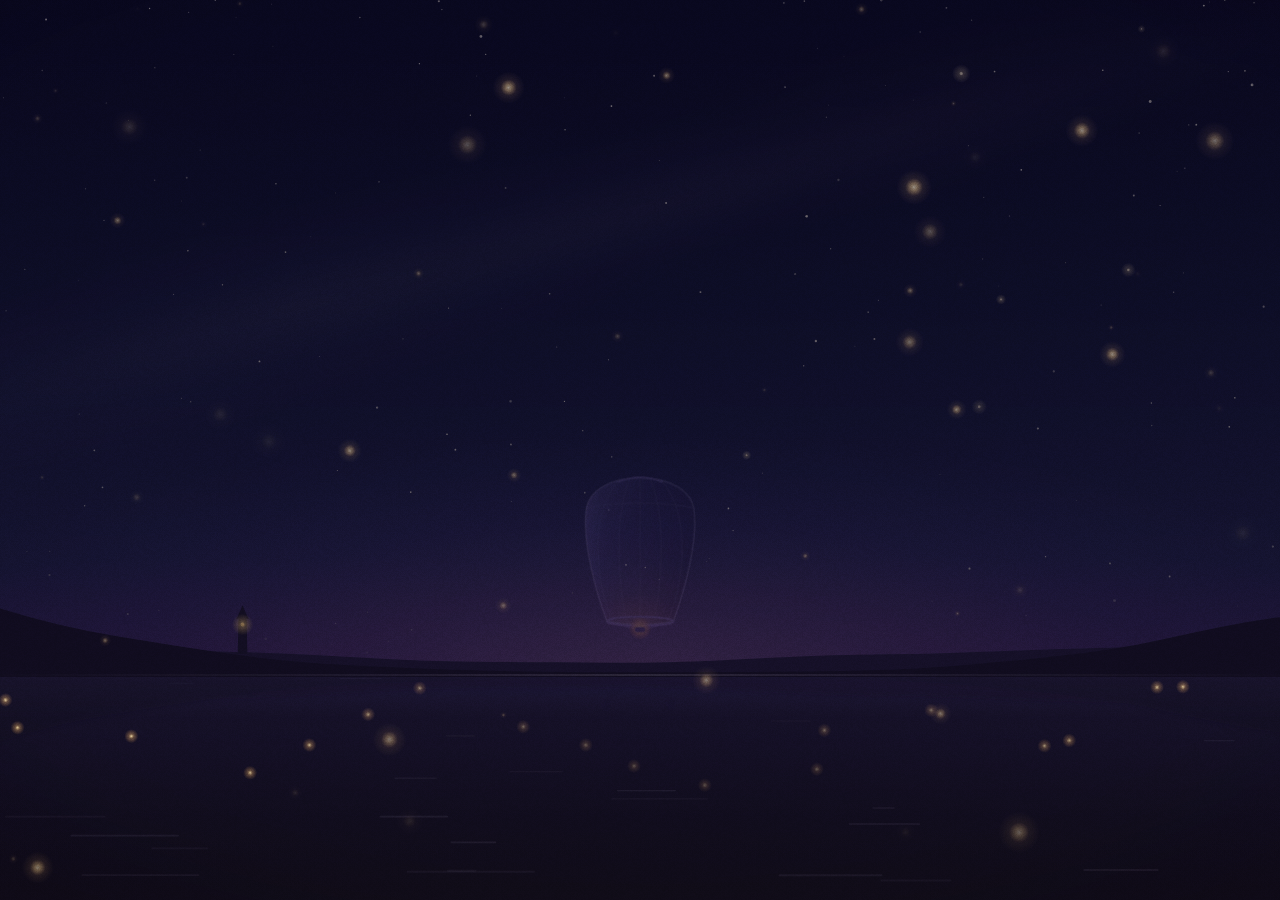
<file: birthday/index.html>
<!doctype html>
<html lang="en">
<head>
  <meta charset="utf-8">
  <meta name="viewport" content="width=device-width, initial-scale=1, viewport-fit=cover">
  <meta http-equiv="Content-Security-Policy" content="default-src 'self'; script-src 'self' 'sha256-yrJXfv1XeHqm4QOCTOyjNZ059M2Zk765gRKWA13MEAM='; style-src 'self' 'unsafe-inline'; img-src 'self' blob: data:; media-src 'self' blob: data:; font-src 'self'; connect-src 'self' blob: data:; worker-src 'self' blob:; object-src 'none'; base-uri 'none'; form-action 'none'">
  <meta name="referrer" content="no-referrer">
  <meta name="theme-color" content="#0b0614">
  <meta name="robots" content="noindex, nofollow">
  <title>For Deepu</title>
  <meta name="description" content="A little birthday film for Deepu, from her best friend.">
  <meta property="og:title" content="For you, Deepu ✨">
  <meta property="og:description" content="Headphones on. Lights low. I made you something.">
  <meta property="og:type" content="website">
  <meta property="og:image" content="https://anirudhleetcode-max.github.io/birthday/assets/og.jpg">
  <meta property="og:image:width" content="1200">
  <meta property="og:image:height" content="630">
  <meta property="og:url" content="https://anirudhleetcode-max.github.io/birthday/">
  <meta property="og:site_name" content="For Deepu">
  <meta property="og:image:alt" content="Thousands of lanterns rising over a lake at night, with the words: a little film for Deepu">
  <meta name="twitter:card" content="summary_large_image">
  <meta name="twitter:title" content="For you, Deepu ✨">
  <meta name="twitter:description" content="Headphones on. Lights low. I made you something.">
  <meta name="twitter:image" content="https://anirudhleetcode-max.github.io/birthday/assets/og.jpg">
  <meta name="apple-mobile-web-app-capable" content="yes">
  <meta name="mobile-web-app-capable" content="yes">
  <meta name="apple-mobile-web-app-status-bar-style" content="black-translucent">
  <meta name="apple-mobile-web-app-title" content="For Deepu">
  <meta name="color-scheme" content="dark">
  <link rel="icon" type="image/png" sizes="32x32" href="assets/favicon-32.png">
  <link rel="apple-touch-icon" href="assets/apple-touch-icon.png">
  <link rel="manifest" href="site.webmanifest">
  <!-- the first screen's three faces (greeting, lines, labels), fetched at once: no visible font swap -->
  <link rel="preload" href="assets/fonts/GreatVibes-400-latin.woff2" as="font" type="font/woff2" crossorigin>
  <link rel="preload" href="assets/fonts/CormorantGaramond-300i-latin.woff2" as="font" type="font/woff2" crossorigin>
  <link rel="preload" href="assets/fonts/Cinzel-400-latin.woff2" as="font" type="font/woff2" crossorigin>
  <link rel="stylesheet" href="assets/fonts/fonts.css">
  <link rel="stylesheet" href="assets/css/main.css">
  <link rel="stylesheet" href="assets/css/scenes/shared.css">
  <link rel="stylesheet" href="assets/css/scenes/invite.css">
  <link rel="stylesheet" href="assets/css/scenes/gate.css">
  <link rel="stylesheet" href="assets/css/scenes/prologue.css">
  <link rel="stylesheet" href="assets/css/scenes/tower.css">
  <link rel="stylesheet" href="assets/css/scenes/story.css">
  <link rel="stylesheet" href="assets/css/scenes/met.css">
  <link rel="stylesheet" href="assets/css/scenes/hair.css">
  <link rel="stylesheet" href="assets/css/scenes/names.css">
  <link rel="stylesheet" href="assets/css/scenes/dance.css">
  <link rel="stylesheet" href="assets/css/scenes/lanterns.css">
  <link rel="stylesheet" href="assets/css/scenes/letter.css">
  <link rel="stylesheet" href="assets/css/scenes/cake.css">
  <link rel="stylesheet" href="assets/css/scenes/little.css">
  <link rel="stylesheet" href="assets/css/scenes/video.css">
  <link rel="stylesheet" href="assets/css/scenes/constellation.css">
  <link rel="stylesheet" href="assets/css/scenes/birthday.css">
  <link rel="stylesheet" href="assets/css/scenes/hug.css">
  <link rel="stylesheet" href="assets/css/scenes/credits.css">
  <link rel="stylesheet" href="assets/css/scenes/gallery.css">
  <link rel="stylesheet" href="assets/css/scenes/transitions.css">
  <script type="importmap">
    {
      "imports": {
        "three": "./assets/vendor/three/three.module.min.js",
        "three/addons/": "./assets/vendor/three/addons/"
      }
    }
  </script>
  <!-- deferred: fetched together, run in order before the film's modules (which need them) -->
  <script defer src="assets/vendor/gsap/gsap.min.js"></script>
  <script defer src="assets/vendor/gsap/CustomEase.min.js"></script>
  <script defer src="assets/vendor/gsap/DrawSVGPlugin.min.js"></script>
  <script defer src="assets/vendor/gsap/MotionPathPlugin.min.js"></script>
  <script defer src="assets/vendor/gsap/SplitText.min.js"></script>
  <script defer src="assets/vendor/gsap/Physics2DPlugin.min.js"></script>
</head>
<body>
  <!-- Film stage: every chapter is mounted into #stage -->
  <main id="stage" aria-live="polite"></main>

  <!-- Ambient layers (always on top of scenes, below UI) -->
  <canvas id="dust" aria-hidden="true"></canvas>
  <canvas id="fx" aria-hidden="true"></canvas>
  <div id="grade" aria-hidden="true"></div>
  <div id="grain" aria-hidden="true"></div>
  <div id="letterbox" aria-hidden="true"><i class="lb-top"></i><i class="lb-bot"></i></div>
  <div id="transition" aria-hidden="true"></div>

  <!-- Cinematic UI -->
  <div id="ui">
    <div id="subtitles" aria-live="polite"></div>
    <div id="chapter-card" aria-hidden="true"></div>
    <p id="sr-chapter" class="sr-only" role="status"></p>
    <button id="continue" type="button" hidden><span class="continue-label">Continue</span><span class="continue-orb" aria-hidden="true"></span></button>
    <nav id="progress" aria-label="Chapters"></nav>
    <button id="chapters" type="button" aria-label="Chapters" title="Chapters" hidden>
      <svg viewBox="0 0 24 24" aria-hidden="true"><path class="pg" d="M12 6.5C10 5 7.5 4.6 4 4.8v13c3.5-.2 6 .2 8 1.7 2-1.5 4.5-1.9 8-1.7v-13c-3.5-.2-6 .2-8 1.7z"/><path class="spine" d="M12 6.5v13"/><path class="ln" d="M6.6 8.4c1.4 0 2.6.2 3.6.6M6.6 11.1c1.4 0 2.6.2 3.6.6M17.4 8.4c-1.4 0-2.6.2-3.6.6"/></svg>
    </button>
    <button id="mute" type="button" aria-label="Mute sound" hidden>
      <svg viewBox="0 0 24 24" aria-hidden="true"><path class="spk" d="M4 9v6h4l5 4V5L8 9H4z"/><path class="wave" d="M16 8.5a5 5 0 0 1 0 7M18.5 6a8.5 8.5 0 0 1 0 12"/><path class="x" d="M16 9l6 6M22 9l-6 6"/></svg>
    </button>
  </div>

  <div id="boot" aria-hidden="true">
    <div class="boot-sun"></div>
    <p class="boot-text">gathering sunlight…</p>
  </div>

  <noscript><p class="noscript">This little film needs JavaScript turned on. ✨</p></noscript>
  <script src="assets/js/boot-guard.js"></script>
  <script type="module" src="assets/js/main.js"></script>
</body>
</html>
</file>
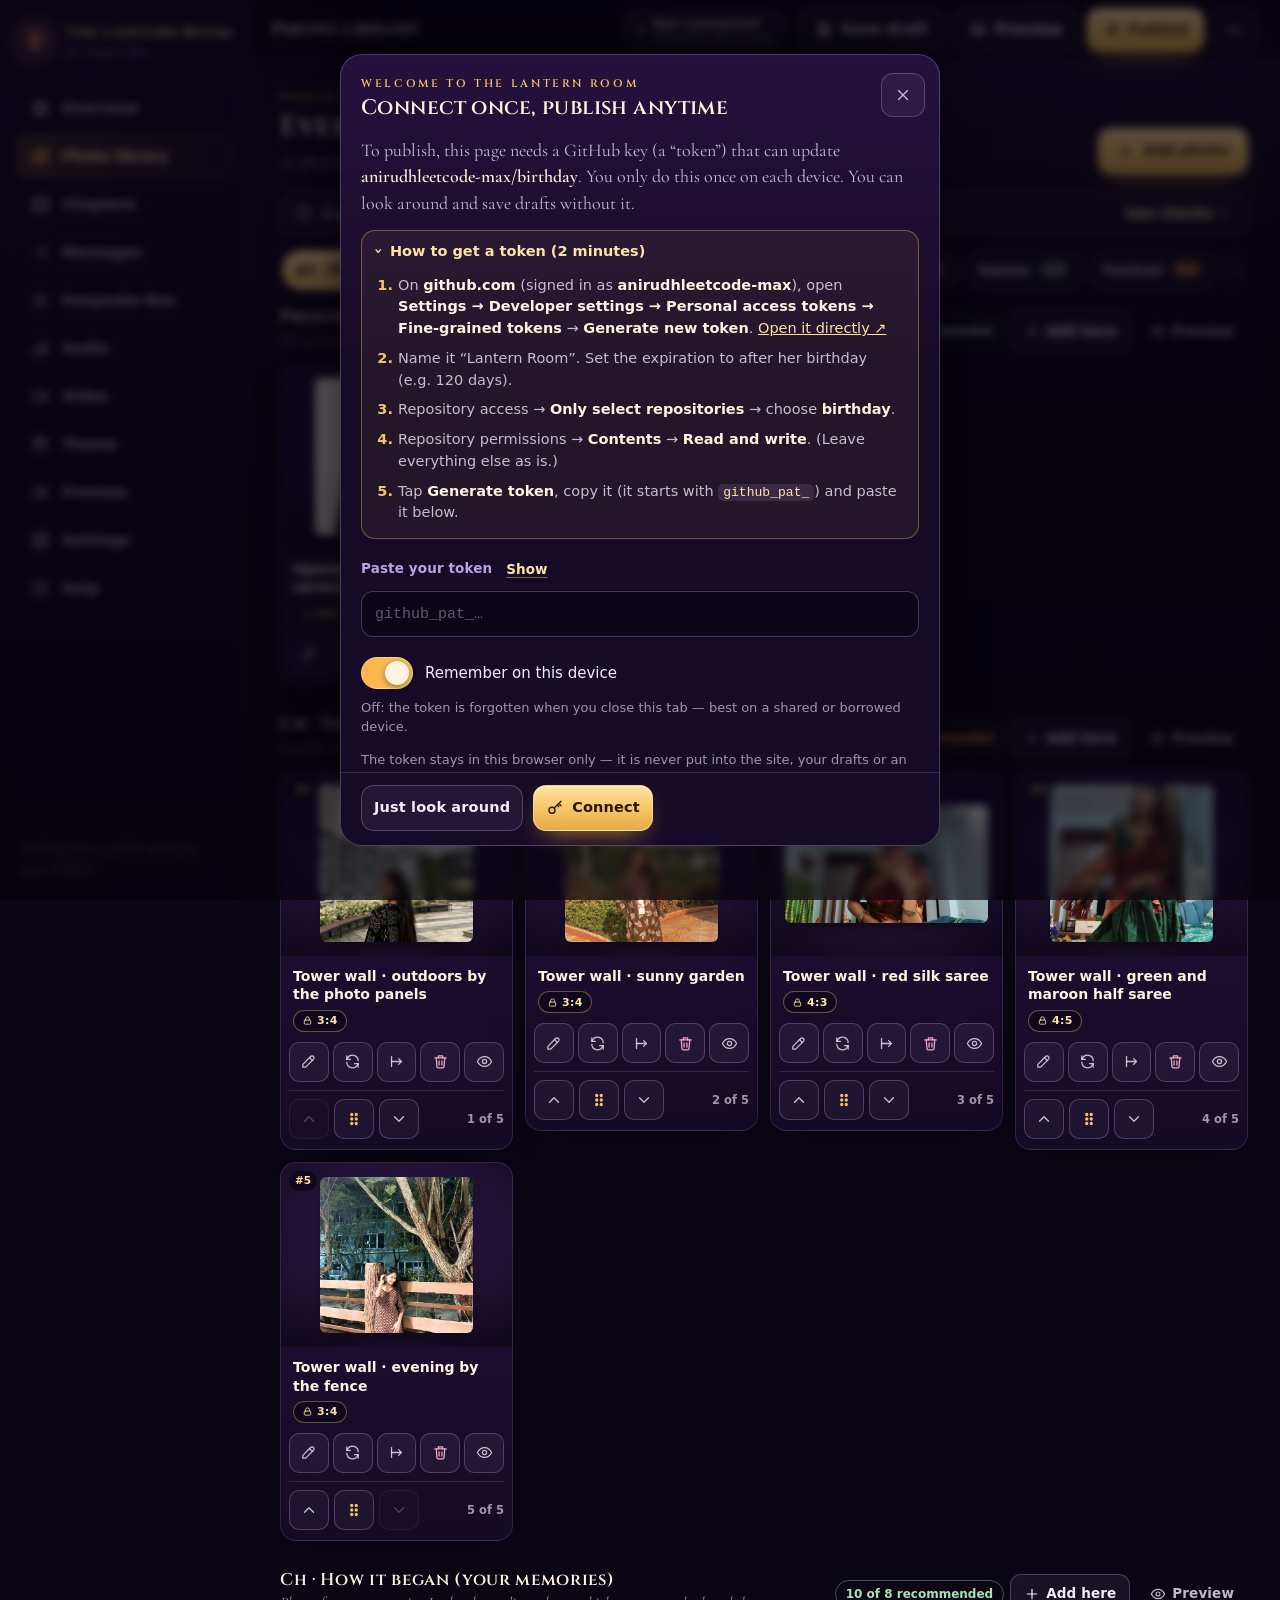
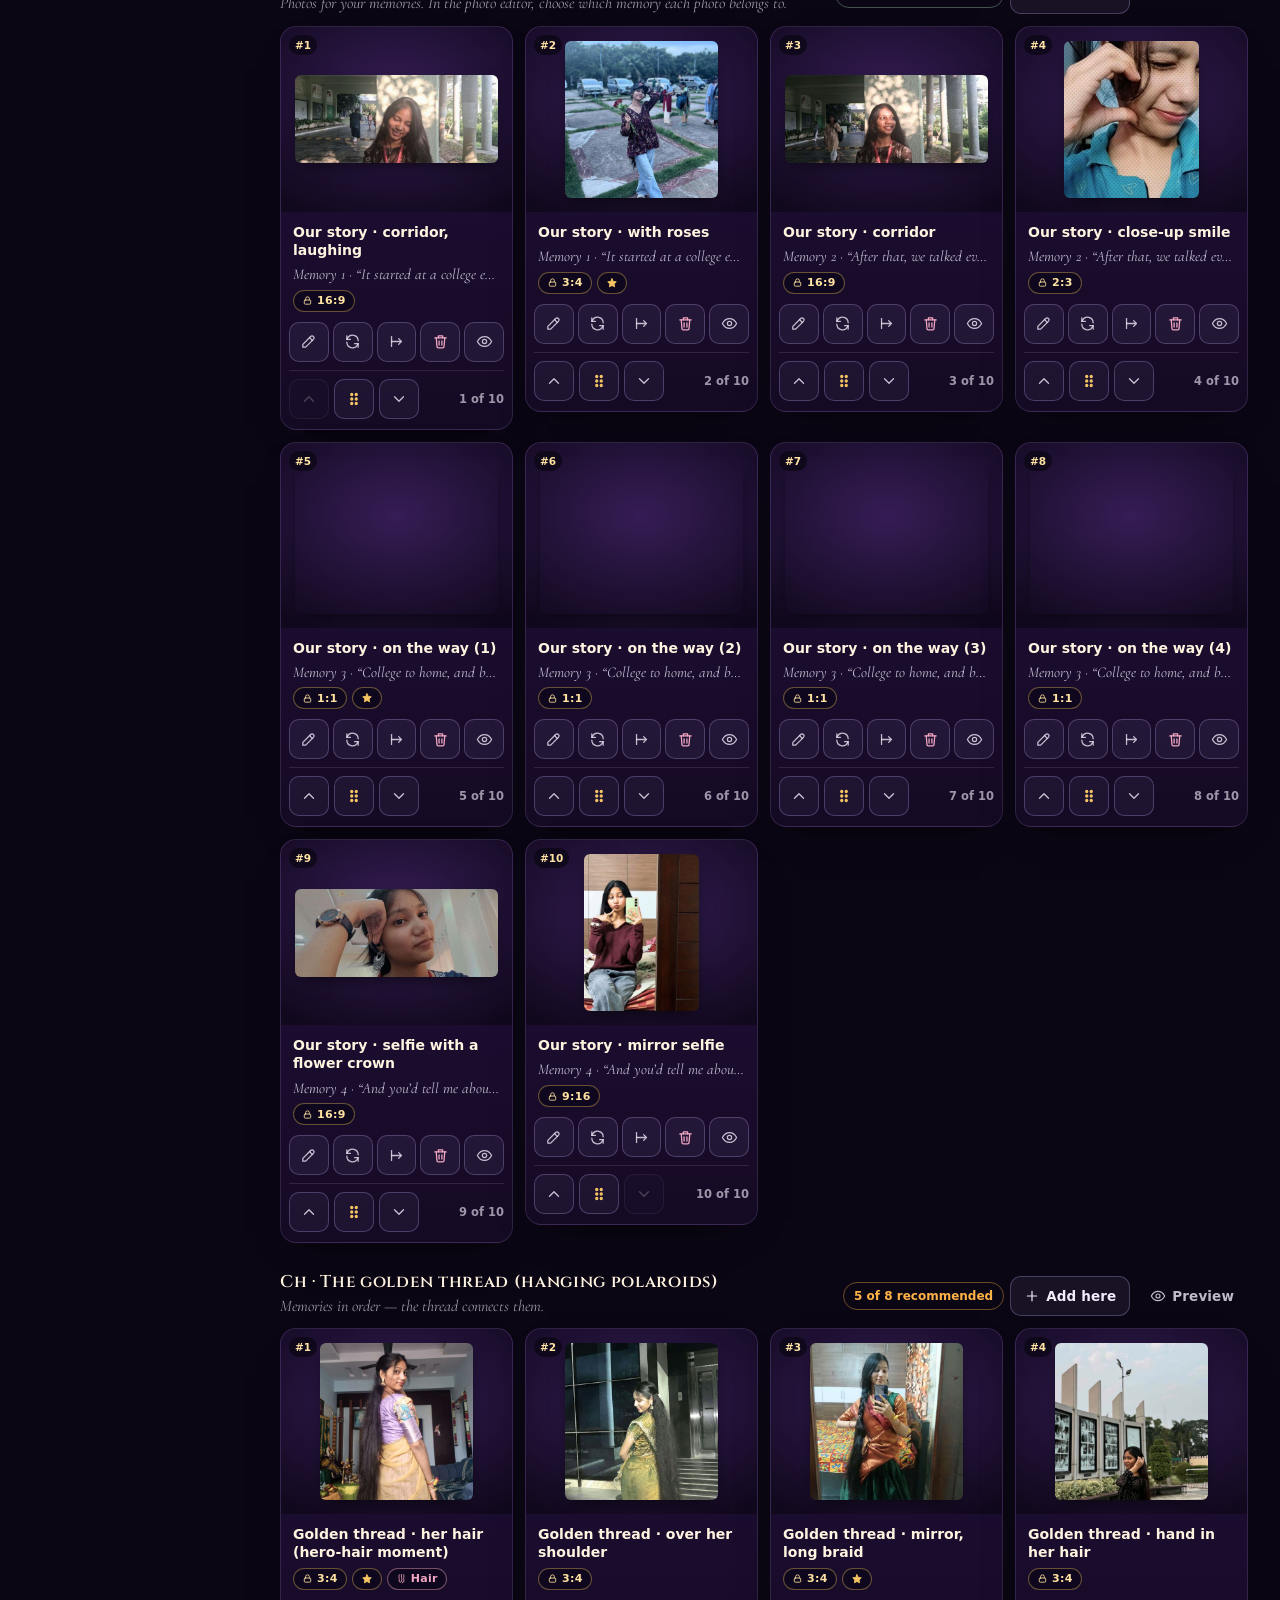
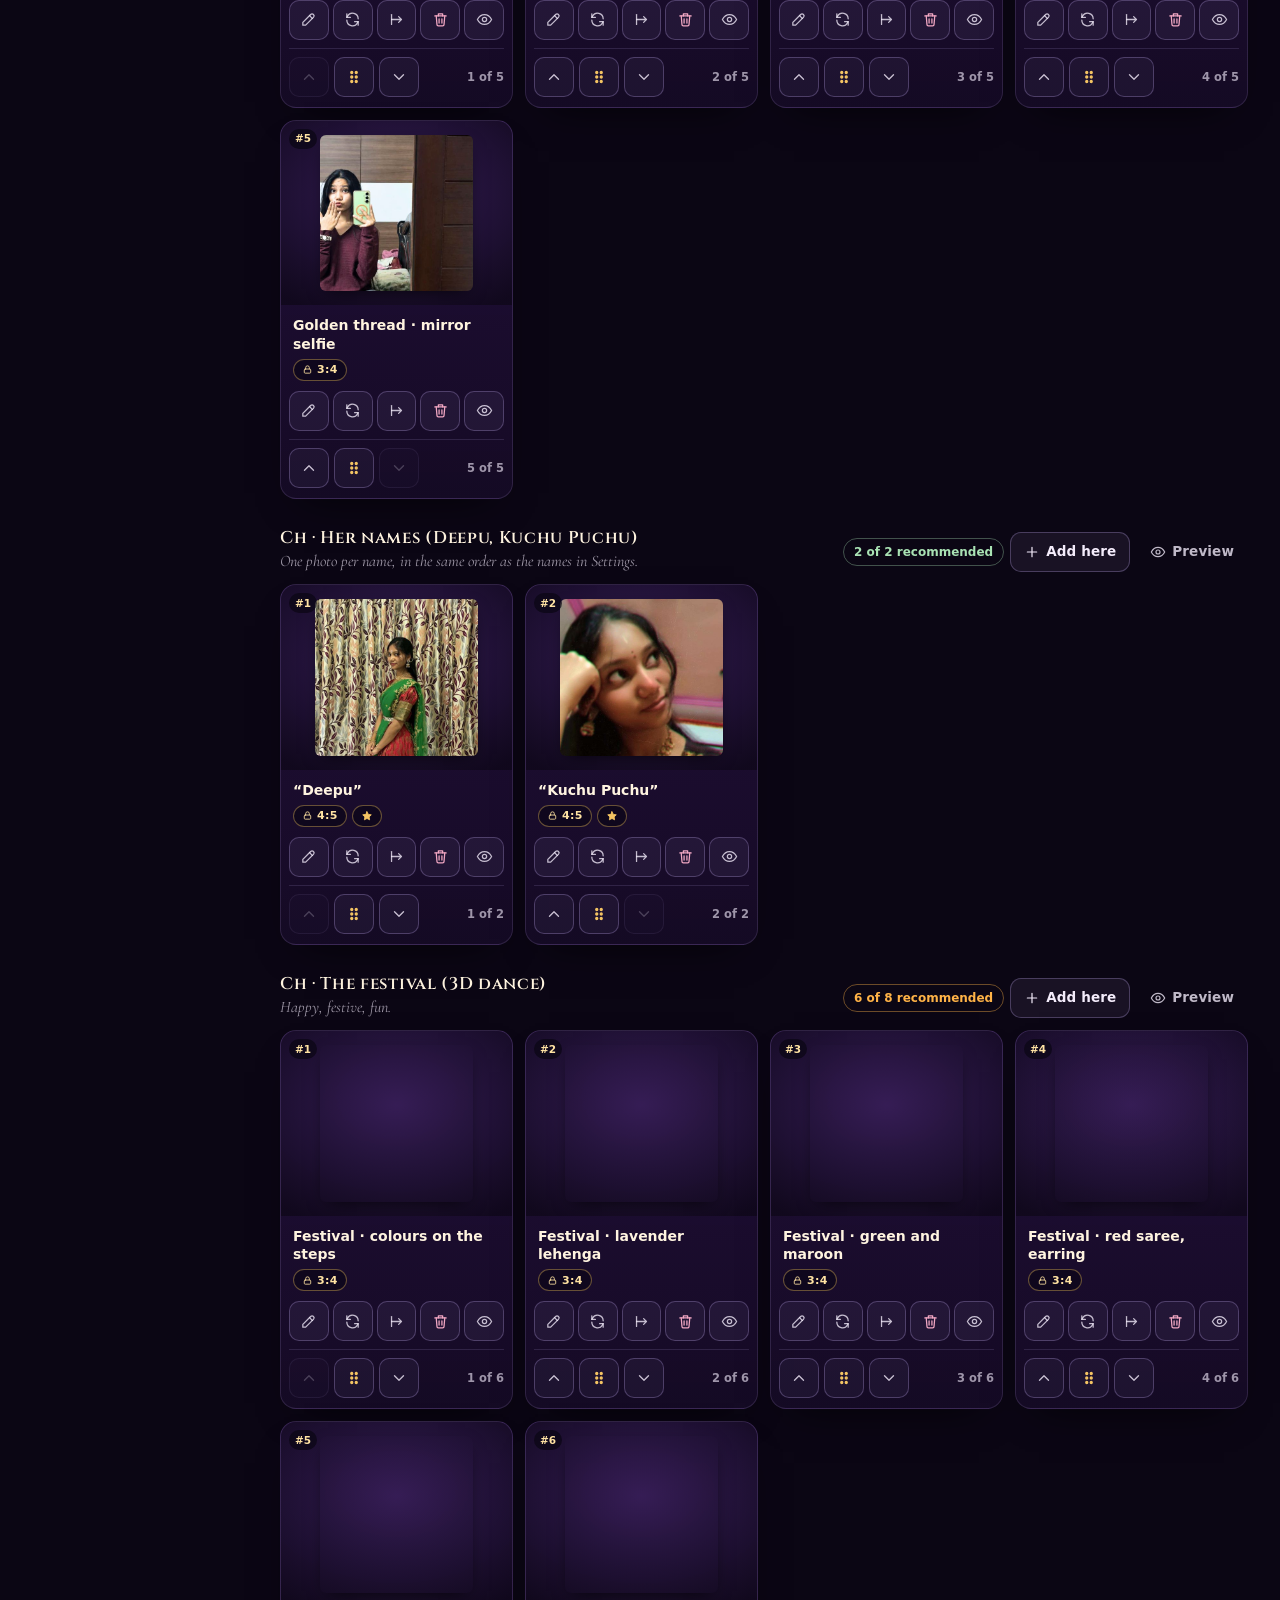
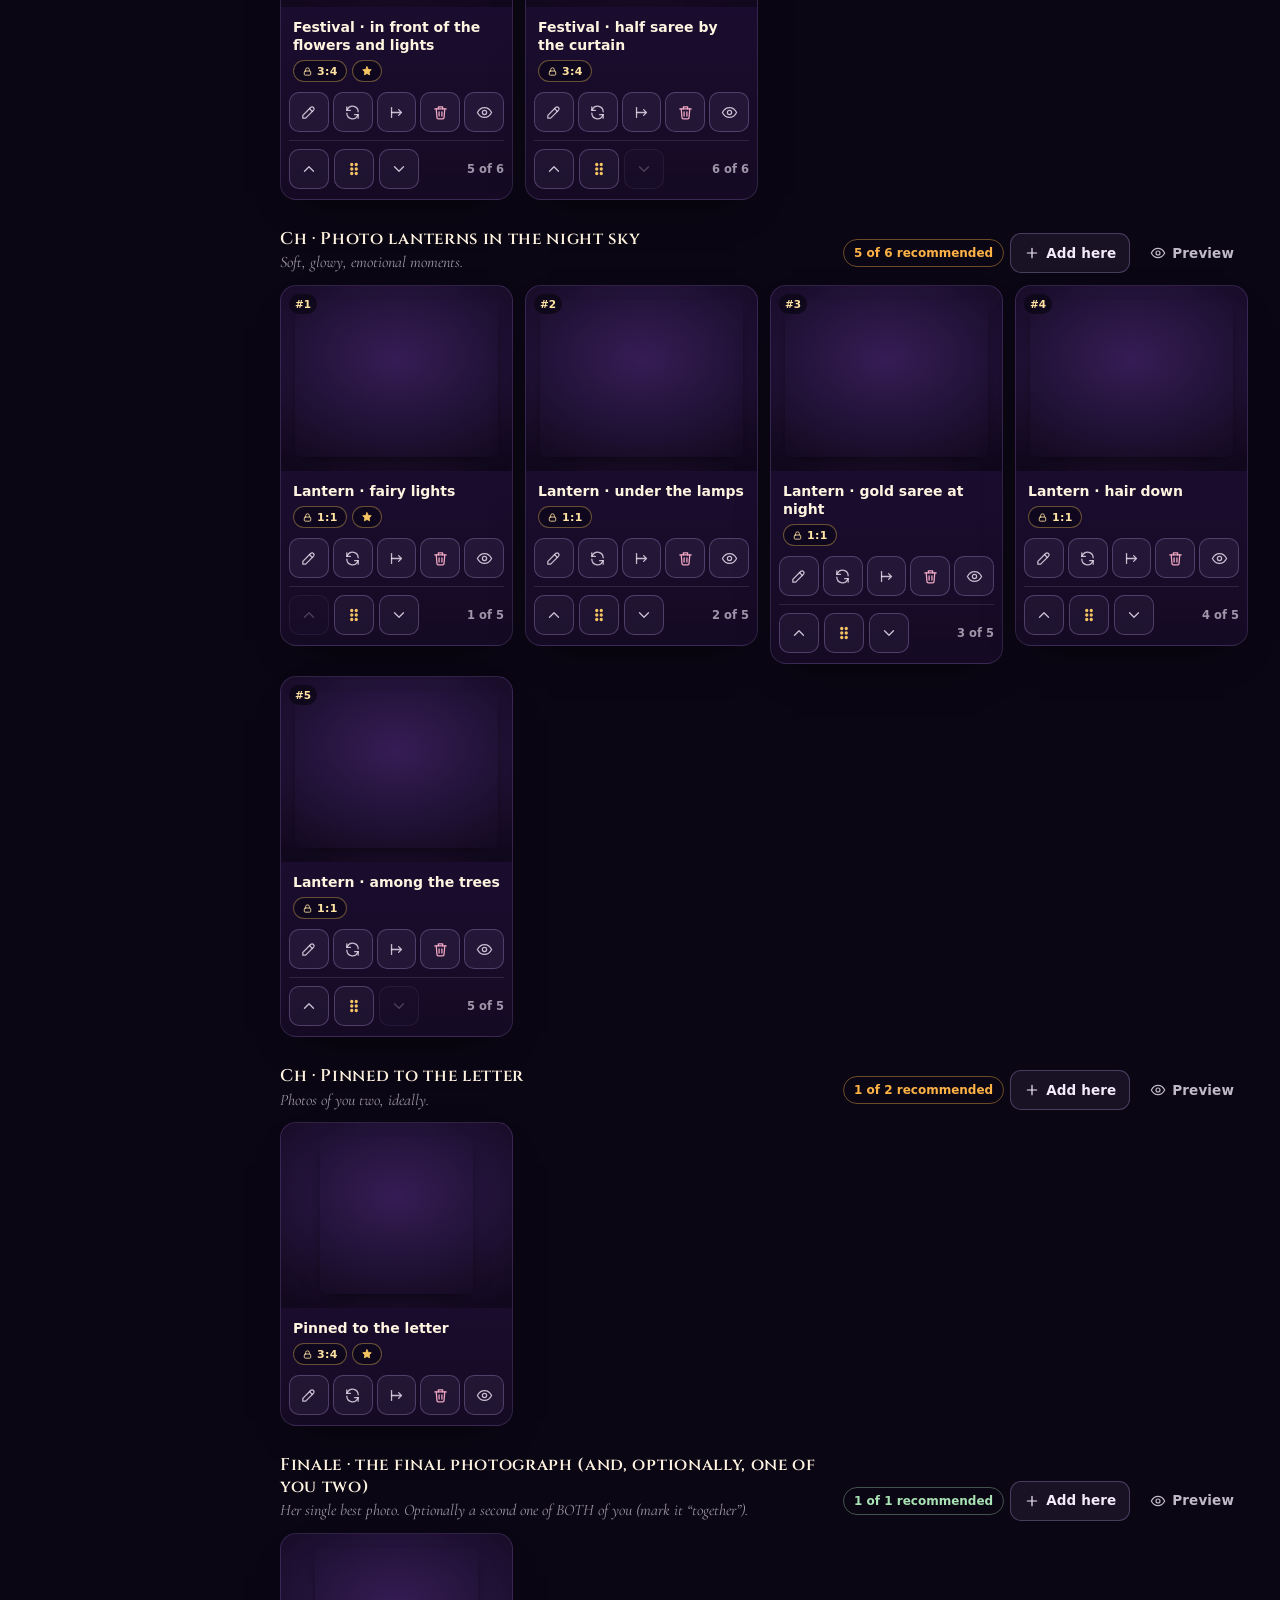
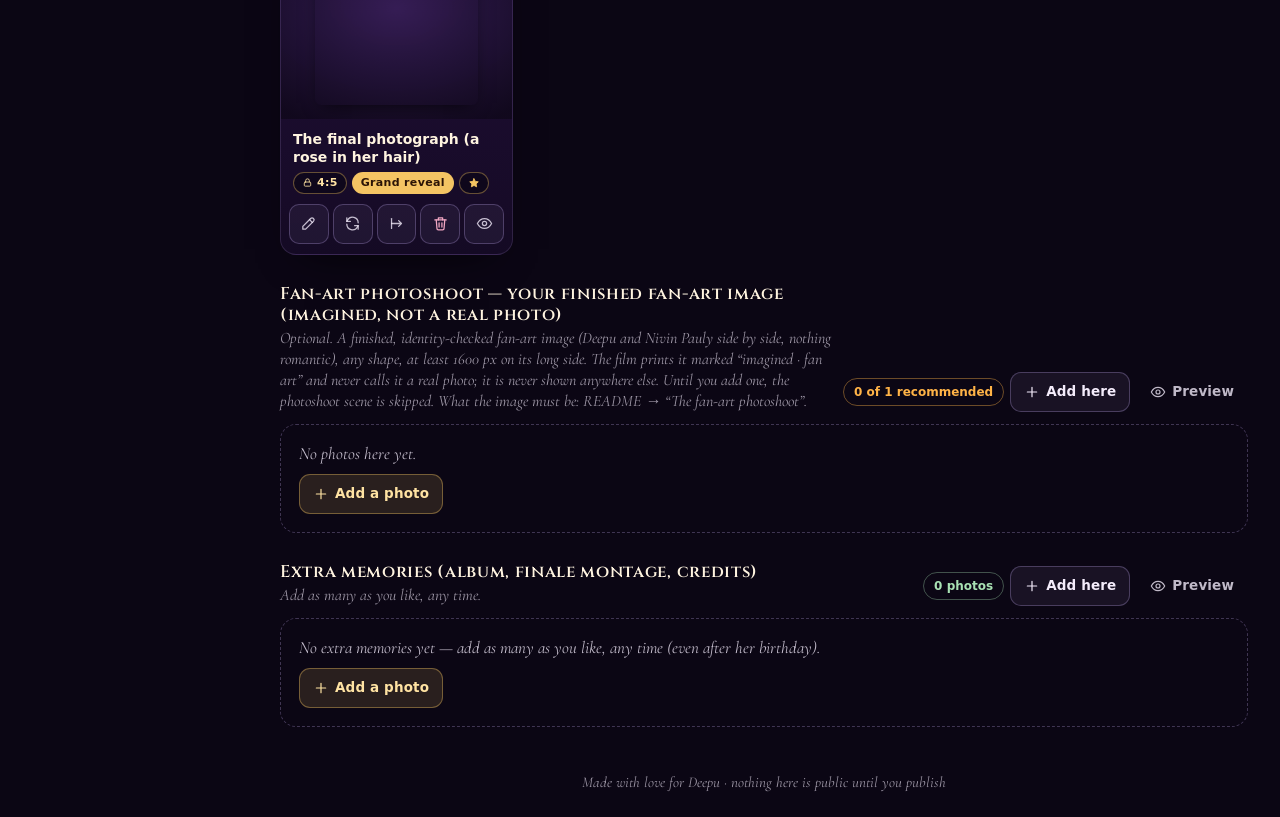
<file: birthday/admin/index.html>
<!doctype html>
<html lang="en">
<head>
  <meta charset="utf-8">
  <!-- Security (see docs/SECURITY.md): only this site's own code runs; the GitHub token can only
       travel to api.github.com; photos/media may come from this site, blob:/data: (drafts) and
       raw.githubusercontent.com (fallback for files not on the site yet). -->
  <meta http-equiv="Content-Security-Policy" content="default-src 'none'; script-src 'self'; style-src 'self'; img-src 'self' blob: data: https://raw.githubusercontent.com; media-src 'self' blob: data: https://raw.githubusercontent.com; font-src 'self'; connect-src 'self' https://api.github.com https://raw.githubusercontent.com; manifest-src 'self'; base-uri 'none'; form-action 'none'; object-src 'none'; frame-src 'none'; worker-src 'none'">
  <meta name="referrer" content="no-referrer">
  <meta name="viewport" content="width=device-width, initial-scale=1, viewport-fit=cover">
  <meta name="robots" content="noindex, nofollow">
  <meta name="theme-color" content="#0b0614">
  <meta name="color-scheme" content="dark">
  <meta name="apple-mobile-web-app-capable" content="yes">
  <meta name="apple-mobile-web-app-status-bar-style" content="black-translucent">
  <title>The Lantern Room</title>
  <link rel="icon" href="data:image/svg+xml,%3Csvg xmlns='http://www.w3.org/2000/svg' viewBox='0 0 64 64'%3E%3Crect width='64' height='64' rx='14' fill='%23160b26'/%3E%3Cpath d='M24 14h16M27 14v4M37 14v4' stroke='%23f4c463' stroke-width='3' stroke-linecap='round'/%3E%3Cpath d='M19 25c0-4 5-7 13-7s13 3 13 7v17c0 4-5 7-13 7s-13-3-13-7z' fill='%23ffb347'/%3E%3Cpath d='M32 26c-3 3.5-4 6-2 8.5 1.4 1.6 4.4 1.3 5-1 .6-2.4-1-4.6-3-7.5z' fill='%23fff4e0'/%3E%3C/svg%3E">
  <link rel="stylesheet" href="../assets/fonts/fonts.css">
  <link rel="stylesheet" href="admin.css">
</head>
<body>
  <div class="sky" aria-hidden="true"></div>
  <a class="skip-link" href="#view">Skip to content</a>

  <div class="app">
    <aside class="sidebar">
      <a class="brand" href="#library" aria-label="The Lantern Room — photo library">
        <span class="brand-mark" aria-hidden="true">
          <svg viewBox="0 0 24 24" fill="none" stroke="currentColor" stroke-width="1.6" stroke-linecap="round" stroke-linejoin="round"><path d="M9 3h6M10 3v2M14 3v2"/><path d="M7 7.5C7 6 8.5 5 12 5s5 1 5 2.5v8c0 1.5-1.5 2.5-5 2.5s-5-1-5-2.5z"/><path d="M10 18v2h4v-2"/><path d="M12 9.5c-1 1.2-1.4 2.2-.6 3.2.5.6 1.7.5 1.9-.4.2-.9-.4-1.8-1.3-2.8z" fill="currentColor"/></svg>
        </span>
        <span class="brand-text">
          <span class="brand-title">The Lantern Room</span>
          <span class="brand-sub">for Deepu’s film</span>
        </span>
      </a>
      <nav id="nav" class="nav" aria-label="Sections"></nav>
      <p class="sidebar-foot">Nothing here is public until you press Publish.</p>
    </aside>

    <div class="main">
      <header class="topbar">
        <span class="topbar-mark" aria-hidden="true">
          <svg viewBox="0 0 24 24" fill="none" stroke="currentColor" stroke-width="1.6" stroke-linecap="round" stroke-linejoin="round"><path d="M9 3h6M10 3v2M14 3v2"/><path d="M7 7.5C7 6 8.5 5 12 5s5 1 5 2.5v8c0 1.5-1.5 2.5-5 2.5s-5-1-5-2.5z"/><path d="M10 18v2h4v-2"/><path d="M12 9.5c-1 1.2-1.4 2.2-.6 3.2.5.6 1.7.5 1.9-.4.2-.9-.4-1.8-1.3-2.8z" fill="currentColor"/></svg>
        </span>
        <h1 id="topbar-title" class="topbar-title">The Lantern Room</h1>
        <button id="status" class="status" type="button" data-conn="none" data-draft="no" aria-live="polite">
          <span class="status-dot" aria-hidden="true"></span>
          <span class="status-text"><span class="status-main">Loading…</span><span class="status-sub"></span></span>
          <span class="status-short" aria-hidden="true">…</span>
        </button>
        <div class="top-actions" role="toolbar" aria-label="Draft actions">
          <button class="btn ghost act-save" type="button" data-action="save" aria-label="Save draft" title="Save draft (Ctrl/⌘ S)">
            <span class="icon" aria-hidden="true"><svg viewBox="0 0 24 24" fill="none" stroke="currentColor" stroke-width="1.8" stroke-linecap="round" stroke-linejoin="round"><path d="M5 4h11l3 3v12a1 1 0 0 1-1 1H6a1 1 0 0 1-1-1z"/><path d="M8 4v5h7V4M8 20v-6h8v6"/></svg></span><span class="act-label">Save draft</span>
          </button>
          <button class="btn ghost act-preview" type="button" data-action="preview" aria-label="Preview the film with your draft" title="Preview (opens a new tab)">
            <span class="icon" aria-hidden="true"><svg viewBox="0 0 24 24" fill="none" stroke="currentColor" stroke-width="1.8" stroke-linecap="round" stroke-linejoin="round"><path d="M2 12s3.5-7 10-7 10 7 10 7-3.5 7-10 7S2 12 2 12z"/><circle cx="12" cy="12" r="3"/></svg></span><span class="act-label">Preview</span>
          </button>
          <button class="btn gold act-publish" type="button" data-action="publish" data-testid="publish">
            <span class="icon" aria-hidden="true"><svg viewBox="0 0 24 24" fill="none" stroke="currentColor" stroke-width="1.8" stroke-linecap="round" stroke-linejoin="round"><path d="M4 12 20 4l-4 16-4-7-8-1z"/><path d="m12 13 8-9"/></svg></span><span>Publish</span><span class="badge-count" hidden>0</span>
          </button>
          <button class="icon-btn act-more" type="button" data-action="more" aria-haspopup="menu" aria-expanded="false" aria-label="More actions: export, reset" data-testid="more">
            <span class="icon" aria-hidden="true"><svg viewBox="0 0 24 24" fill="none" stroke="currentColor" stroke-width="1.8" stroke-linecap="round" stroke-linejoin="round"><circle cx="5" cy="12" r="1.5" fill="currentColor"/><circle cx="12" cy="12" r="1.5" fill="currentColor"/><circle cx="19" cy="12" r="1.5" fill="currentColor"/></svg></span>
          </button>
        </div>
      </header>

      <main id="view" class="view" tabindex="-1"></main>
      <footer class="page-foot">Made with love for Deepu · nothing here is public until you publish</footer>
    </div>
  </div>

  <nav id="bottomnav" class="bottomnav" aria-label="Sections"></nav>

  <div id="busy" class="busy" hidden role="status" aria-live="assertive">
    <div class="busy-card"><span class="spinner" aria-hidden="true"></span><p id="busy-label">Working…</p></div>
  </div>
  <div id="modal-root"></div>
  <div id="toasts" class="toasts" aria-live="polite" aria-relevant="additions"></div>

  <noscript><p class="noscript">The Lantern Room needs JavaScript.</p></noscript>
  <script type="module" src="admin.js"></script>
</body>
</html>
</file>
<file: birthday/assets/fonts/fonts.css>
/* Self-hosted Google Fonts (SIL Open Font License). Latin + latin-ext subsets. */
@font-face {
  font-family: 'Caveat';
  font-style: normal;
  font-weight: 400;
  font-display: swap;
  src: url(Caveat-400-latin-ext.woff2) format('woff2');
  unicode-range: U+0100-02BA, U+02BD-02C5, U+02C7-02CC, U+02CE-02D7, U+02DD-02FF, U+0304, U+0308, U+0329, U+1D00-1DBF, U+1E00-1E9F, U+1EF2-1EFF, U+2020, U+20A0-20AB, U+20AD-20C0, U+2113, U+2C60-2C7F, U+A720-A7FF;
}
@font-face {
  font-family: 'Caveat';
  font-style: normal;
  font-weight: 400;
  font-display: swap;
  src: url(Caveat-400-latin.woff2) format('woff2');
  unicode-range: U+0000-00FF, U+0131, U+0152-0153, U+02BB-02BC, U+02C6, U+02DA, U+02DC, U+0304, U+0308, U+0329, U+2000-206F, U+20AC, U+2122, U+2191, U+2193, U+2212, U+2215, U+FEFF, U+FFFD;
}
@font-face {
  font-family: 'Caveat';
  font-style: normal;
  font-weight: 600;
  font-display: swap;
  src: url(Caveat-400-latin-ext.woff2) format('woff2');
  unicode-range: U+0100-02BA, U+02BD-02C5, U+02C7-02CC, U+02CE-02D7, U+02DD-02FF, U+0304, U+0308, U+0329, U+1D00-1DBF, U+1E00-1E9F, U+1EF2-1EFF, U+2020, U+20A0-20AB, U+20AD-20C0, U+2113, U+2C60-2C7F, U+A720-A7FF;
}
@font-face {
  font-family: 'Caveat';
  font-style: normal;
  font-weight: 600;
  font-display: swap;
  src: url(Caveat-400-latin.woff2) format('woff2');
  unicode-range: U+0000-00FF, U+0131, U+0152-0153, U+02BB-02BC, U+02C6, U+02DA, U+02DC, U+0304, U+0308, U+0329, U+2000-206F, U+20AC, U+2122, U+2191, U+2193, U+2212, U+2215, U+FEFF, U+FFFD;
}
@font-face {
  font-family: 'Cinzel';
  font-style: normal;
  font-weight: 400;
  font-display: swap;
  src: url(Cinzel-400-latin-ext.woff2) format('woff2');
  unicode-range: U+0100-02BA, U+02BD-02C5, U+02C7-02CC, U+02CE-02D7, U+02DD-02FF, U+0304, U+0308, U+0329, U+1D00-1DBF, U+1E00-1E9F, U+1EF2-1EFF, U+2020, U+20A0-20AB, U+20AD-20C0, U+2113, U+2C60-2C7F, U+A720-A7FF;
}
@font-face {
  font-family: 'Cinzel';
  font-style: normal;
  font-weight: 400;
  font-display: swap;
  src: url(Cinzel-400-latin.woff2) format('woff2');
  unicode-range: U+0000-00FF, U+0131, U+0152-0153, U+02BB-02BC, U+02C6, U+02DA, U+02DC, U+0304, U+0308, U+0329, U+2000-206F, U+20AC, U+2122, U+2191, U+2193, U+2212, U+2215, U+FEFF, U+FFFD;
}
@font-face {
  font-family: 'Cinzel';
  font-style: normal;
  font-weight: 500;
  font-display: swap;
  src: url(Cinzel-400-latin-ext.woff2) format('woff2');
  unicode-range: U+0100-02BA, U+02BD-02C5, U+02C7-02CC, U+02CE-02D7, U+02DD-02FF, U+0304, U+0308, U+0329, U+1D00-1DBF, U+1E00-1E9F, U+1EF2-1EFF, U+2020, U+20A0-20AB, U+20AD-20C0, U+2113, U+2C60-2C7F, U+A720-A7FF;
}
@font-face {
  font-family: 'Cinzel';
  font-style: normal;
  font-weight: 500;
  font-display: swap;
  src: url(Cinzel-400-latin.woff2) format('woff2');
  unicode-range: U+0000-00FF, U+0131, U+0152-0153, U+02BB-02BC, U+02C6, U+02DA, U+02DC, U+0304, U+0308, U+0329, U+2000-206F, U+20AC, U+2122, U+2191, U+2193, U+2212, U+2215, U+FEFF, U+FFFD;
}
@font-face {
  font-family: 'Cinzel';
  font-style: normal;
  font-weight: 600;
  font-display: swap;
  src: url(Cinzel-400-latin-ext.woff2) format('woff2');
  unicode-range: U+0100-02BA, U+02BD-02C5, U+02C7-02CC, U+02CE-02D7, U+02DD-02FF, U+0304, U+0308, U+0329, U+1D00-1DBF, U+1E00-1E9F, U+1EF2-1EFF, U+2020, U+20A0-20AB, U+20AD-20C0, U+2113, U+2C60-2C7F, U+A720-A7FF;
}
@font-face {
  font-family: 'Cinzel';
  font-style: normal;
  font-weight: 600;
  font-display: swap;
  src: url(Cinzel-400-latin.woff2) format('woff2');
  unicode-range: U+0000-00FF, U+0131, U+0152-0153, U+02BB-02BC, U+02C6, U+02DA, U+02DC, U+0304, U+0308, U+0329, U+2000-206F, U+20AC, U+2122, U+2191, U+2193, U+2212, U+2215, U+FEFF, U+FFFD;
}
@font-face {
  font-family: 'Cinzel Decorative';
  font-style: normal;
  font-weight: 400;
  font-display: swap;
  src: url(CinzelDecorative-400-latin-ext.woff2) format('woff2');
  unicode-range: U+0100-02BA, U+02BD-02C5, U+02C7-02CC, U+02CE-02D7, U+02DD-02FF, U+0304, U+0308, U+0329, U+1D00-1DBF, U+1E00-1E9F, U+1EF2-1EFF, U+2020, U+20A0-20AB, U+20AD-20C0, U+2113, U+2C60-2C7F, U+A720-A7FF;
}
@font-face {
  font-family: 'Cinzel Decorative';
  font-style: normal;
  font-weight: 400;
  font-display: swap;
  src: url(CinzelDecorative-400-latin.woff2) format('woff2');
  unicode-range: U+0000-00FF, U+0131, U+0152-0153, U+02BB-02BC, U+02C6, U+02DA, U+02DC, U+0304, U+0308, U+0329, U+2000-206F, U+20AC, U+2122, U+2191, U+2193, U+2212, U+2215, U+FEFF, U+FFFD;
}
@font-face {
  font-family: 'Cinzel Decorative';
  font-style: normal;
  font-weight: 700;
  font-display: swap;
  src: url(CinzelDecorative-700-latin-ext.woff2) format('woff2');
  unicode-range: U+0100-02BA, U+02BD-02C5, U+02C7-02CC, U+02CE-02D7, U+02DD-02FF, U+0304, U+0308, U+0329, U+1D00-1DBF, U+1E00-1E9F, U+1EF2-1EFF, U+2020, U+20A0-20AB, U+20AD-20C0, U+2113, U+2C60-2C7F, U+A720-A7FF;
}
@font-face {
  font-family: 'Cinzel Decorative';
  font-style: normal;
  font-weight: 700;
  font-display: swap;
  src: url(CinzelDecorative-700-latin.woff2) format('woff2');
  unicode-range: U+0000-00FF, U+0131, U+0152-0153, U+02BB-02BC, U+02C6, U+02DA, U+02DC, U+0304, U+0308, U+0329, U+2000-206F, U+20AC, U+2122, U+2191, U+2193, U+2212, U+2215, U+FEFF, U+FFFD;
}
@font-face {
  font-family: 'Cormorant Garamond';
  font-style: italic;
  font-weight: 300;
  font-display: swap;
  src: url(CormorantGaramond-300i-latin-ext.woff2) format('woff2');
  unicode-range: U+0100-02BA, U+02BD-02C5, U+02C7-02CC, U+02CE-02D7, U+02DD-02FF, U+0304, U+0308, U+0329, U+1D00-1DBF, U+1E00-1E9F, U+1EF2-1EFF, U+2020, U+20A0-20AB, U+20AD-20C0, U+2113, U+2C60-2C7F, U+A720-A7FF;
}
@font-face {
  font-family: 'Cormorant Garamond';
  font-style: italic;
  font-weight: 300;
  font-display: swap;
  src: url(CormorantGaramond-300i-latin.woff2) format('woff2');
  unicode-range: U+0000-00FF, U+0131, U+0152-0153, U+02BB-02BC, U+02C6, U+02DA, U+02DC, U+0304, U+0308, U+0329, U+2000-206F, U+20AC, U+2122, U+2191, U+2193, U+2212, U+2215, U+FEFF, U+FFFD;
}
@font-face {
  font-family: 'Cormorant Garamond';
  font-style: italic;
  font-weight: 400;
  font-display: swap;
  src: url(CormorantGaramond-300i-latin-ext.woff2) format('woff2');
  unicode-range: U+0100-02BA, U+02BD-02C5, U+02C7-02CC, U+02CE-02D7, U+02DD-02FF, U+0304, U+0308, U+0329, U+1D00-1DBF, U+1E00-1E9F, U+1EF2-1EFF, U+2020, U+20A0-20AB, U+20AD-20C0, U+2113, U+2C60-2C7F, U+A720-A7FF;
}
@font-face {
  font-family: 'Cormorant Garamond';
  font-style: italic;
  font-weight: 400;
  font-display: swap;
  src: url(CormorantGaramond-300i-latin.woff2) format('woff2');
  unicode-range: U+0000-00FF, U+0131, U+0152-0153, U+02BB-02BC, U+02C6, U+02DA, U+02DC, U+0304, U+0308, U+0329, U+2000-206F, U+20AC, U+2122, U+2191, U+2193, U+2212, U+2215, U+FEFF, U+FFFD;
}
@font-face {
  font-family: 'Cormorant Garamond';
  font-style: italic;
  font-weight: 500;
  font-display: swap;
  src: url(CormorantGaramond-300i-latin-ext.woff2) format('woff2');
  unicode-range: U+0100-02BA, U+02BD-02C5, U+02C7-02CC, U+02CE-02D7, U+02DD-02FF, U+0304, U+0308, U+0329, U+1D00-1DBF, U+1E00-1E9F, U+1EF2-1EFF, U+2020, U+20A0-20AB, U+20AD-20C0, U+2113, U+2C60-2C7F, U+A720-A7FF;
}
@font-face {
  font-family: 'Cormorant Garamond';
  font-style: italic;
  font-weight: 500;
  font-display: swap;
  src: url(CormorantGaramond-300i-latin.woff2) format('woff2');
  unicode-range: U+0000-00FF, U+0131, U+0152-0153, U+02BB-02BC, U+02C6, U+02DA, U+02DC, U+0304, U+0308, U+0329, U+2000-206F, U+20AC, U+2122, U+2191, U+2193, U+2212, U+2215, U+FEFF, U+FFFD;
}
@font-face {
  font-family: 'Cormorant Garamond';
  font-style: normal;
  font-weight: 300;
  font-display: swap;
  src: url(CormorantGaramond-300-latin-ext.woff2) format('woff2');
  unicode-range: U+0100-02BA, U+02BD-02C5, U+02C7-02CC, U+02CE-02D7, U+02DD-02FF, U+0304, U+0308, U+0329, U+1D00-1DBF, U+1E00-1E9F, U+1EF2-1EFF, U+2020, U+20A0-20AB, U+20AD-20C0, U+2113, U+2C60-2C7F, U+A720-A7FF;
}
@font-face {
  font-family: 'Cormorant Garamond';
  font-style: normal;
  font-weight: 300;
  font-display: swap;
  src: url(CormorantGaramond-300-latin.woff2) format('woff2');
  unicode-range: U+0000-00FF, U+0131, U+0152-0153, U+02BB-02BC, U+02C6, U+02DA, U+02DC, U+0304, U+0308, U+0329, U+2000-206F, U+20AC, U+2122, U+2191, U+2193, U+2212, U+2215, U+FEFF, U+FFFD;
}
@font-face {
  font-family: 'Cormorant Garamond';
  font-style: normal;
  font-weight: 400;
  font-display: swap;
  src: url(CormorantGaramond-300-latin-ext.woff2) format('woff2');
  unicode-range: U+0100-02BA, U+02BD-02C5, U+02C7-02CC, U+02CE-02D7, U+02DD-02FF, U+0304, U+0308, U+0329, U+1D00-1DBF, U+1E00-1E9F, U+1EF2-1EFF, U+2020, U+20A0-20AB, U+20AD-20C0, U+2113, U+2C60-2C7F, U+A720-A7FF;
}
@font-face {
  font-family: 'Cormorant Garamond';
  font-style: normal;
  font-weight: 400;
  font-display: swap;
  src: url(CormorantGaramond-300-latin.woff2) format('woff2');
  unicode-range: U+0000-00FF, U+0131, U+0152-0153, U+02BB-02BC, U+02C6, U+02DA, U+02DC, U+0304, U+0308, U+0329, U+2000-206F, U+20AC, U+2122, U+2191, U+2193, U+2212, U+2215, U+FEFF, U+FFFD;
}
@font-face {
  font-family: 'Cormorant Garamond';
  font-style: normal;
  font-weight: 500;
  font-display: swap;
  src: url(CormorantGaramond-300-latin-ext.woff2) format('woff2');
  unicode-range: U+0100-02BA, U+02BD-02C5, U+02C7-02CC, U+02CE-02D7, U+02DD-02FF, U+0304, U+0308, U+0329, U+1D00-1DBF, U+1E00-1E9F, U+1EF2-1EFF, U+2020, U+20A0-20AB, U+20AD-20C0, U+2113, U+2C60-2C7F, U+A720-A7FF;
}
@font-face {
  font-family: 'Cormorant Garamond';
  font-style: normal;
  font-weight: 500;
  font-display: swap;
  src: url(CormorantGaramond-300-latin.woff2) format('woff2');
  unicode-range: U+0000-00FF, U+0131, U+0152-0153, U+02BB-02BC, U+02C6, U+02DA, U+02DC, U+0304, U+0308, U+0329, U+2000-206F, U+20AC, U+2122, U+2191, U+2193, U+2212, U+2215, U+FEFF, U+FFFD;
}
@font-face {
  font-family: 'Cormorant Garamond';
  font-style: normal;
  font-weight: 600;
  font-display: swap;
  src: url(CormorantGaramond-300-latin-ext.woff2) format('woff2');
  unicode-range: U+0100-02BA, U+02BD-02C5, U+02C7-02CC, U+02CE-02D7, U+02DD-02FF, U+0304, U+0308, U+0329, U+1D00-1DBF, U+1E00-1E9F, U+1EF2-1EFF, U+2020, U+20A0-20AB, U+20AD-20C0, U+2113, U+2C60-2C7F, U+A720-A7FF;
}
@font-face {
  font-family: 'Cormorant Garamond';
  font-style: normal;
  font-weight: 600;
  font-display: swap;
  src: url(CormorantGaramond-300-latin.woff2) format('woff2');
  unicode-range: U+0000-00FF, U+0131, U+0152-0153, U+02BB-02BC, U+02C6, U+02DA, U+02DC, U+0304, U+0308, U+0329, U+2000-206F, U+20AC, U+2122, U+2191, U+2193, U+2212, U+2215, U+FEFF, U+FFFD;
}
@font-face {
  font-family: 'Great Vibes';
  font-style: normal;
  font-weight: 400;
  font-display: swap;
  src: url(GreatVibes-400-latin-ext.woff2) format('woff2');
  unicode-range: U+0100-02BA, U+02BD-02C5, U+02C7-02CC, U+02CE-02D7, U+02DD-02FF, U+0304, U+0308, U+0329, U+1D00-1DBF, U+1E00-1E9F, U+1EF2-1EFF, U+2020, U+20A0-20AB, U+20AD-20C0, U+2113, U+2C60-2C7F, U+A720-A7FF;
}
@font-face {
  font-family: 'Great Vibes';
  font-style: normal;
  font-weight: 400;
  font-display: swap;
  src: url(GreatVibes-400-latin.woff2) format('woff2');
  unicode-range: U+0000-00FF, U+0131, U+0152-0153, U+02BB-02BC, U+02C6, U+02DA, U+02DC, U+0304, U+0308, U+0329, U+2000-206F, U+20AC, U+2122, U+2191, U+2193, U+2212, U+2215, U+FEFF, U+FFFD;
}
</file>
<file: birthday/assets/css/main.css>
/* ==========================================================================
   For Deepu — a little film.
   Palette & type are inspired by a certain lantern-lit kingdom.
   ========================================================================== */

:root {
  --night-0: #0b0614;
  --night-1: #160b26;
  --night-2: #24113d;
  --plum: #3b1a57;
  --violet: #6b3fa0;
  --lavender: #b9a3e3;
  --lilac: #d9c8f5;
  --gold: #f4c463;
  --gold-hi: #ffe3a3;
  --gold-deep: #c98f2b;
  --amber: #ff9f43;
  --lantern: #ffb347;
  --rose: #f2a7c3;
  --pink: #ff8fb8;
  --cream: #fff4e0;
  --ink: #3a2147;

  --f-display: 'Cinzel Decorative', 'Cinzel', Georgia, serif;
  --f-caps: 'Cinzel', Georgia, serif;
  --f-serif: 'Cormorant Garamond', 'Cormorant', Georgia, 'Times New Roman', serif;
  --f-script: 'Great Vibes', 'Snell Roundhand', cursive;
  --f-hand: 'Caveat', 'Bradley Hand', cursive;

  /* motion language (core/motion.js): durations and eases shared by CSS and GSAP */
  --motion-fast: .35s;
  --motion-medium: .7s;
  --motion-slow: 1.2s;
  --motion-cinematic: 2.2s;
  --motion-emotional: 3.4s;
  --ease-out: cubic-bezier(.16, .84, .3, 1);
  --ease-in: cubic-bezier(.55, 0, .75, .3);
  --ease-in-out: cubic-bezier(.65, 0, .35, 1);
  --ease-settle: cubic-bezier(.2, .9, .3, 1.04);

  --gold-text: linear-gradient(100deg, #b9822a 0%, #f4c463 22%, #fff1c9 40%, #f4c463 55%, #d39a39 75%, #ffe3a3 100%);
  --ease-film: cubic-bezier(.65, 0, .35, 1);
  --safe-b: env(safe-area-inset-bottom, 0px);
  --safe-t: env(safe-area-inset-top, 0px);
  --safe-l: env(safe-area-inset-left, 0px);
  --safe-r: env(safe-area-inset-right, 0px);
  --lb: 0px;
}

*, *::before, *::after { box-sizing: border-box; }

html, body {
  margin: 0;
  height: 100%;
  overflow: hidden;
  background: var(--night-0);
  color: var(--cream);
  font-family: var(--f-serif);
  -webkit-font-smoothing: antialiased;
  -webkit-tap-highlight-color: transparent;
  overscroll-behavior: none;
}

body {
  position: fixed;
  inset: 0;
  user-select: none;
  -webkit-user-select: none;
  touch-action: manipulation;
}

button { font: inherit; color: inherit; }
img { -webkit-user-drag: none; user-select: none; }

/* ---------- Layers ---------- */
#stage { position: fixed; inset: 0; z-index: 1; overflow: hidden; background: var(--night-0); }
#dust, #fx { position: fixed; inset: 0; width: 100%; height: 100%; pointer-events: none; }
#dust { z-index: 6; }
#fx { z-index: 32; }
@property --vig { syntax: '<number>'; inherits: false; initial-value: .55; }
@property --tint-a { syntax: '<color>'; inherits: false; initial-value: rgba(59, 26, 87, .10); }
@property --tint-b { syntax: '<color>'; inherits: false; initial-value: rgba(255, 179, 71, .05); }
/* The whole film is colour-graded by chapter: night → dawn → day → sunset →
   twilight → night → candle → deep → golden. Changes glide over ~3s. */
#grade {
  position: fixed; inset: 0; z-index: 20; pointer-events: none;
  --vig: .55; --tint-a: rgba(59, 26, 87, .10); --tint-b: rgba(255, 179, 71, .05);
  background:
    radial-gradient(ellipse 120% 90% at 50% 45%, transparent 55%, rgba(8, 3, 16, var(--vig)) 100%),
    linear-gradient(180deg, var(--tint-a), var(--tint-b));
  transition: --vig 3.2s ease, --tint-a 3.2s ease, --tint-b 3.2s ease;
}
#grade[data-grade="dawn"] { --vig: .42; --tint-a: rgba(255, 214, 176, .08); --tint-b: rgba(255, 168, 140, .07); }
#grade[data-grade="day"] { --vig: .34; --tint-a: rgba(255, 236, 205, .07); --tint-b: rgba(255, 196, 140, .06); }
#grade[data-grade="sunset"] { --vig: .44; --tint-a: rgba(255, 158, 118, .07); --tint-b: rgba(160, 70, 120, .09); }
#grade[data-grade="twilight"] { --vig: .5; --tint-a: rgba(110, 70, 170, .10); --tint-b: rgba(255, 150, 120, .06); }
#grade[data-grade="night"] { --vig: .55; --tint-a: rgba(30, 24, 80, .12); --tint-b: rgba(255, 179, 71, .04); }
#grade[data-grade="candle"] { --vig: .62; --tint-a: rgba(40, 18, 50, .10); --tint-b: rgba(255, 170, 80, .07); }
#grade[data-grade="deep"] { --vig: .6; --tint-a: rgba(14, 20, 64, .16); --tint-b: rgba(10, 8, 30, .08); }
#grade[data-grade="golden"] { --vig: .48; --tint-a: rgba(20, 22, 70, .10); --tint-b: rgba(255, 196, 110, .08); }
#grain {
  position: fixed; inset: -50%; z-index: 21; pointer-events: none;
  opacity: var(--grain, .075); mix-blend-mode: overlay;
  background-size: 180px 180px;
  animation: grain 0.9s steps(6) infinite;
}
@keyframes grain {
  0% { transform: translate(0, 0); }
  20% { transform: translate(-6%, 4%); }
  40% { transform: translate(5%, -7%); }
  60% { transform: translate(-3%, 8%); }
  80% { transform: translate(8%, 2%); }
  100% { transform: translate(-4%, -5%); }
}
#letterbox { position: fixed; inset: 0; z-index: 22; pointer-events: none; }
#letterbox i {
  position: absolute; left: 0; right: 0; height: var(--lb); background: #000;
  transition: height 1.6s var(--ease-film);
}
#letterbox .lb-top { top: 0; }
#letterbox .lb-bot { bottom: 0; }
#transition { position: fixed; inset: 0; z-index: 40; pointer-events: none; opacity: 0; }
#ui { position: fixed; inset: 0; z-index: 50; pointer-events: none; }
#ui > * { pointer-events: auto; }
#ui > #subtitles, #ui > #chapter-card { pointer-events: none; }

/* ---------- Boot ---------- */
#boot {
  position: fixed; inset: 0; z-index: 100; display: grid; place-content: center; justify-items: center; gap: 22px;
  background: var(--night-0); transition: opacity 1.2s ease;
}
#boot.gone { opacity: 0; pointer-events: none; }
.boot-sun {
  width: 46px; height: 46px; border-radius: 50%;
  background: radial-gradient(circle, #fff6d8 0%, var(--gold) 45%, rgba(244, 196, 99, 0) 72%);
  box-shadow: 0 0 40px 10px rgba(244, 196, 99, .35);
  animation: breathe 2.4s ease-in-out infinite;
}
.boot-text { margin: 0; font-style: italic; letter-spacing: .08em; color: var(--lavender); opacity: .8; font-size: 17px; }
@keyframes breathe { 50% { transform: scale(1.25); opacity: .75; } }
.noscript { position: fixed; inset: 0; display: grid; place-items: center; z-index: 200; background: var(--night-0); font-size: 22px; }

/* ---------- Subtitles / narration ---------- */
#subtitles {
  position: absolute; left: 0; right: 0;
  bottom: calc(max(var(--lb), 0px) + 9vh + var(--safe-b));
  display: grid; justify-items: center; padding: 0 7vw; text-align: center;
  transition: bottom 1.6s var(--ease-film);
}
#subtitles.top { bottom: auto; top: calc(var(--lb) + 9vh + var(--safe-t)); }
#subtitles.center { bottom: auto; top: 50%; transform: translateY(-50%); }
.sub-line {
  grid-area: 1 / 1;
  max-width: 900px;
  font-family: var(--f-serif); font-style: italic; font-weight: 400;
  font-size: clamp(21px, 5.4vw, 38px); line-height: 1.32; letter-spacing: .01em;
  color: var(--cream);
  text-shadow: 0 0 18px rgba(255, 210, 140, .45), 0 2px 12px rgba(0, 0, 0, .85);
}
.sub-line.whisper { font-size: clamp(18px, 4.4vw, 28px); color: var(--lilac); }
.sub-line.title { font-family: var(--f-caps); font-style: normal; letter-spacing: .14em; text-transform: uppercase; font-size: clamp(16px, 4.2vw, 26px); color: var(--gold-hi); }
.sub-line.big { font-size: clamp(28px, 8vw, 58px); }
.sub-line .w { display: inline-block; white-space: pre; will-change: transform, opacity, filter; }

/* ---------- Chapter card ---------- */
#chapter-card {
  position: absolute; inset: 0; display: grid; place-content: center; justify-items: center; text-align: center;
  gap: 14px; padding: 0 6vw; opacity: 0; visibility: hidden;
  /* a soft scrim so titles stay legible over bright scenes (polaroids, daylight) */
  background: radial-gradient(ellipse 80% 34% at center, rgba(22, 11, 38, .42), rgba(22, 11, 38, .18) 55%, rgba(11, 6, 20, 0) 100%);
}
#chapter-card .cc-kicker {
  /* light enough, with a close dark halo, to read over a bright daylight chapter */
  text-shadow: 0 0 2px rgba(22, 11, 38, .9), 0 1px 4px rgba(22, 11, 38, .85), 0 1px 12px rgba(22, 11, 38, .8);
  font-family: var(--f-caps); font-weight: 500; text-transform: uppercase;
  letter-spacing: .55em; margin-right: -.55em; font-size: clamp(11px, 2.9vw, 15px); color: #e4d7fb;
}
#chapter-card .cc-title {
  font-family: var(--f-display); font-weight: 400; line-height: 1.08;
  font-size: clamp(34px, 9.6vw, 84px); letter-spacing: .02em;
  background: var(--gold-text); background-size: 220% 100%;
  -webkit-background-clip: text; background-clip: text; color: transparent;
  filter: drop-shadow(0 2px 5px rgba(26, 10, 34, .6)) drop-shadow(0 0 22px rgba(244, 196, 99, .3));
  animation: goldshift 6s ease-in-out infinite alternate;
  padding: 0 .1em;
  text-wrap: balance; /* no lonely words on their own line */
}
/* animated letters get their own gold (background-clip on the parent can't paint into transformed children) */
#chapter-card .cc-title .ch {
  display: inline-block; color: transparent;
  background: linear-gradient(176deg, #fff4d6 0%, #ffe3a3 30%, #f4c463 62%, #d39a39 100%);
  -webkit-background-clip: text; background-clip: text;
  padding: 0 .02em;
}
#chapter-card svg.cc-orn { width: min(320px, 70vw); height: 28px; overflow: visible; }
@keyframes goldshift { from { background-position: 0% 50%; } to { background-position: 100% 50%; } }
/* landscape phones: titles sized by the short side too, so kicker, title and ornament fit between the bars */
@media (orientation: landscape) and (max-height: 540px) {
  #chapter-card { gap: 6px; padding: 0 8vw; }
  #chapter-card .cc-kicker { font-size: clamp(10px, 2.8vh, 15px); }
  #chapter-card .cc-title { font-size: clamp(24px, min(9.6vw, 10.5vh), 84px); }
  #chapter-card svg.cc-orn { height: 18px; }
}

.gold-text {
  background: var(--gold-text); background-size: 220% 100%;
  -webkit-background-clip: text; background-clip: text; color: transparent;
  animation: goldshift 6s ease-in-out infinite alternate;
}

/* ---------- Continue button ---------- */
#continue {
  position: absolute; left: 50%; bottom: calc(var(--lb) + 3.4vh + var(--safe-b));
  transform: translateX(-50%);
  display: flex; align-items: center; gap: 12px;
  padding: 12px 20px 12px 24px; border-radius: 999px; cursor: pointer;
  border: 1px solid rgba(244, 196, 99, .55);
  background: linear-gradient(180deg, rgba(59, 26, 87, .55), rgba(22, 11, 38, .7));
  backdrop-filter: blur(6px); -webkit-backdrop-filter: blur(6px);
  font-family: var(--f-caps); font-size: 13px; letter-spacing: .32em; text-transform: uppercase; color: var(--gold-hi);
  white-space: nowrap; max-width: calc(100vw - 32px);
  box-shadow: 0 0 0 0 rgba(244, 196, 99, .4), 0 8px 30px rgba(0, 0, 0, .45);
  animation: pulse 2.6s ease-in-out infinite;
}
#continue[hidden] { display: none; }
.continue-orb {
  width: 12px; height: 12px; border-radius: 50%;
  background: radial-gradient(circle, #fffbe8, var(--gold) 55%, rgba(244, 196, 99, 0) 75%);
  box-shadow: 0 0 14px 4px rgba(255, 200, 100, .6);
}
@keyframes pulse {
  0%, 100% { box-shadow: 0 0 0 0 rgba(244, 196, 99, .35), 0 8px 30px rgba(0, 0, 0, .45); }
  50% { box-shadow: 0 0 0 10px rgba(244, 196, 99, 0), 0 8px 30px rgba(0, 0, 0, .45); }
}

/* ---------- Hint pill ---------- */
.hint {
  position: absolute; left: 50%; bottom: calc(var(--lb) + 3.4vh + var(--safe-b)); transform: translateX(-50%);
  max-width: 88vw; width: max-content; text-align: center;
  padding: 10px 18px; border-radius: 999px;
  font-family: var(--f-serif); font-style: italic; font-size: clamp(15px, 4vw, 19px); color: var(--cream);
  background: rgba(22, 11, 38, .55); border: 1px solid rgba(185, 163, 227, .35);
  backdrop-filter: blur(6px); -webkit-backdrop-filter: blur(6px);
  pointer-events: none;
  animation: hintglow 2.2s ease-in-out infinite;
}
@keyframes hintglow { 50% { border-color: rgba(244, 196, 99, .7); box-shadow: 0 0 22px rgba(244, 196, 99, .25); } }

/* ---------- Progress lanterns ---------- */
#progress {
  position: absolute; top: calc(var(--safe-t) + 14px); left: 50%; transform: translateX(-50%);
  display: flex; gap: 9px; opacity: 0; transition: opacity 1s ease;
}
#progress.on { opacity: .85; }
#progress > * {
  display: block; width: 7px; height: 9px; padding: 0; border: 0; border-radius: 3px 3px 4px 4px; cursor: pointer;
  background: rgba(185, 163, 227, .28);
  transition: background .6s, box-shadow .6s, transform .6s;
}
#progress button::before { content: ''; position: absolute; inset: -10px -8.5px; }
/* with a mouse the seen dots are buttons: spaced so each one's hit area is at least 24 × 24 px */
@media (min-width: 540px) { #progress:not(.is-indicator) { gap: 17px; } }
#progress button { position: relative; }
#progress > .seen { background: rgba(244, 196, 99, .55); }
#progress > .now { background: var(--gold-hi); box-shadow: 0 0 10px 2px rgba(255, 179, 71, .8); transform: scale(1.25); }
#progress button:disabled, #progress.is-indicator > * { cursor: default; }
#progress.is-indicator { pointer-events: none; }

/* ---------- Mute ---------- */
#mute {
  position: absolute; top: calc(var(--safe-t) + 8px); right: 10px; width: 40px; height: 40px;
  display: grid; place-items: center; border: 0; background: transparent; cursor: pointer; opacity: .7;
}
#mute svg { width: 22px; height: 22px; fill: none; stroke: var(--gold-hi); stroke-width: 1.6; stroke-linecap: round; stroke-linejoin: round; }
#mute .spk { fill: rgba(255, 227, 163, .25); }
#mute .x { display: none; }
#mute.muted .wave { display: none; }
#mute.muted .x { display: block; }
#mute, #chapters { pointer-events: auto; }

/* ---------- Chapters (the book, top left: the mute's mirror) ---------- */
#chapters {
  position: absolute; top: calc(var(--safe-t) + 8px); left: 10px; width: 40px; height: 40px;
  display: grid; place-items: center; border: 0; background: transparent; cursor: pointer; opacity: .7;
}
#chapters svg { width: 22px; height: 22px; fill: none; stroke: var(--gold-hi); stroke-width: 1.5; stroke-linecap: round; stroke-linejoin: round; }
#chapters .pg { fill: rgba(255, 227, 163, .14); }
#chapters .ln { opacity: .7; }
#mute:hover, #chapters:hover, #mute:focus-visible, #chapters:focus-visible { opacity: 1; }

.chl { position: absolute; inset: 0; z-index: 62; display: grid; place-items: center; padding: calc(var(--safe-t) + 16px) 16px calc(var(--safe-b) + 16px); background: rgba(8, 4, 15, .72); backdrop-filter: blur(8px); -webkit-backdrop-filter: blur(8px); pointer-events: auto; }
.chl-panel {
  width: min(460px, 100%); max-height: 100%; overflow-y: auto; overscroll-behavior: contain;
  padding: 18px 18px 20px; border-radius: 18px;
  background: linear-gradient(180deg, rgba(36, 17, 61, .96), rgba(16, 8, 30, .97));
  border: 1px solid rgba(244, 196, 99, .38);
  box-shadow: 0 0 0 1px rgba(255, 227, 163, .06) inset, 0 30px 80px rgba(0, 0, 0, .55), 0 0 60px rgba(244, 196, 99, .08);
}
.chl-head { display: flex; align-items: flex-start; justify-content: space-between; gap: 12px; margin-bottom: 8px; }
.chl-kicker { margin: 0; font-family: var(--f-caps); font-size: 11px; letter-spacing: .32em; text-transform: uppercase; color: var(--lavender); }
.chl-title { margin: 2px 0 0; font-family: var(--f-script); font-weight: 400; font-size: clamp(34px, 9vw, 46px); line-height: 1.05; color: var(--gold-hi); }
.chl-close { flex: none; width: 44px; height: 44px; border-radius: 50%; border: 1px solid rgba(244, 196, 99, .5); background: rgba(36, 17, 61, .7); color: var(--gold-hi); font-size: 18px; cursor: pointer; }
.chl-list { list-style: none; margin: 6px 0 0; padding: 0; display: grid; gap: 4px; }
.chl-item {
  display: flex; align-items: center; gap: 12px; width: 100%; min-height: 46px; padding: 8px 12px; border-radius: 12px;
  border: 1px solid transparent; background: transparent; text-align: left; color: var(--cream);
  font-family: var(--f-serif); font-size: 19px; line-height: 1.2;
}
.chl-go { cursor: pointer; }
.chl-go:hover { background: rgba(244, 196, 99, .08); border-color: rgba(244, 196, 99, .3); }
.chl-n { flex: none; width: 26px; height: 26px; display: grid; place-items: center; border-radius: 50%; font-family: var(--f-caps); font-size: 11px; color: var(--gold-hi); border: 1px solid rgba(244, 196, 99, .45); }
.chl-n.is-part { border-color: transparent; font-size: 13px; }
.chl-name { flex: 1; min-width: 0; }
.chl-tag { flex: none; font-family: var(--f-caps); font-size: 10px; letter-spacing: .24em; text-transform: uppercase; color: #2a1238; background: var(--gold); padding: 3px 8px; border-radius: 999px; }
.is-now .chl-item { border-color: rgba(244, 196, 99, .55); background: rgba(244, 196, 99, .1); }
.is-now .chl-n { background: var(--gold-hi); color: #2a1238; }
.is-ahead .chl-item { color: rgba(217, 200, 245, .45); }
.is-ahead .chl-n { color: rgba(217, 200, 245, .5); border-color: rgba(185, 163, 227, .25); }
.chl-note { margin: 12px 4px 0; font-style: italic; font-size: 16px; color: var(--lavender); opacity: .85; }
.chl-foot { margin-top: 14px; display: flex; flex-wrap: wrap; gap: 10px; justify-content: center; }

/* ---------- A chapter that didn't arrive (a dropped connection) ---------- */
.load-fail {
  position: absolute; left: 50%; bottom: calc(var(--lb) + 4vh + var(--safe-b)); transform: translateX(-50%); z-index: 61;
  width: min(440px, calc(100vw - 32px)); padding: 16px 18px; border-radius: 16px; text-align: center; pointer-events: auto;
  background: rgba(22, 11, 38, .88); border: 1px solid rgba(244, 196, 99, .45); backdrop-filter: blur(8px); -webkit-backdrop-filter: blur(8px);
}
.load-fail-text { margin: 0 0 12px; font-style: italic; font-size: 18px; color: var(--cream); }
.load-fail-actions { display: flex; flex-wrap: wrap; gap: 10px; justify-content: center; }
.boot-retry { margin-top: 18px; pointer-events: auto; }

/* ---------- Generic scene ---------- */
.scene { position: absolute; inset: 0; overflow: hidden; }
.scene canvas.gl { position: absolute; inset: 0; width: 100%; height: 100%; display: block; }
.center-stack { position: absolute; inset: 0; display: grid; place-content: center; justify-items: center; text-align: center; }

.btn-gold {
  position: relative; display: inline-flex; align-items: center; justify-content: center; gap: 10px;
  padding: 15px 30px; border-radius: 999px; cursor: pointer;
  font-family: var(--f-caps); font-size: 14px; letter-spacing: .26em; text-transform: uppercase; color: #2a1238;
  background: linear-gradient(180deg, #ffe7a8, #f4c463 55%, #d9a03e);
  border: 0; box-shadow: 0 0 0 1px rgba(255, 240, 200, .6) inset, 0 10px 40px rgba(244, 196, 99, .35), 0 0 60px rgba(255, 179, 71, .25);
}
.btn-ghost {
  display: inline-flex; align-items: center; gap: 10px; padding: 13px 24px; border-radius: 999px; cursor: pointer;
  font-family: var(--f-caps); font-size: 12.5px; letter-spacing: .26em; text-transform: uppercase; color: var(--gold-hi);
  background: rgba(22, 11, 38, .45); border: 1px solid rgba(244, 196, 99, .5);
  backdrop-filter: blur(6px); -webkit-backdrop-filter: blur(6px);
}

/* ---------- Photo frames ---------- */
.ph { position: relative; overflow: hidden; background: #1d0f2e; }
.ph img { position: absolute; inset: 0; width: 100%; height: 100%; object-fit: cover; display: block; }

.polaroid {
  position: relative; background: #fbf6ec; padding: 7% 7% 0; border-radius: 3px;
  box-shadow: 0 18px 40px rgba(0, 0, 0, .45), 0 2px 4px rgba(0, 0, 0, .3);
}
.polaroid .ph { border-radius: 1px; }
.polaroid .cap {
  font-family: var(--f-hand); color: #4a2a5c; text-align: center; line-height: 1.05;
  padding: 6% 4% 8%; font-size: clamp(16px, 4.4vw, 24px);
}
.polaroid::after { /* paper sheen */
  content: ''; position: absolute; inset: 0; pointer-events: none; border-radius: 3px;
  background: linear-gradient(125deg, rgba(255, 255, 255, .25), transparent 35%, transparent 70%, rgba(255, 220, 160, .12));
}

.arch {
  position: relative; border-radius: 999px 999px 14px 14px; overflow: hidden;
  box-shadow: 0 0 0 2px rgba(244, 196, 99, .85), 0 0 0 7px rgba(22, 11, 38, .8), 0 0 0 8px rgba(244, 196, 99, .45), 0 30px 80px rgba(0, 0, 0, .55), 0 0 90px rgba(255, 179, 71, .18);
}
.arch img { position: absolute; inset: 0; width: 100%; height: 100%; object-fit: cover; }

/* ---------- Reduced motion ---------- */
@media (prefers-reduced-motion: reduce) {
  #grain { animation: none; }
  #continue { animation: none; }
}

[hidden] { display: none !important; }
.low-power #grain { display: none; }

/* ---------- secrets ---------- */
.egg-toast {
  position: absolute; left: 50%; top: calc(var(--safe-t) + 46px); translate: -50% 0; z-index: 70;
  display: flex; align-items: center; gap: 10px; max-width: min(88vw, 440px); padding: 10px 18px; border-radius: 999px;
  font-family: var(--f-serif); font-style: italic; font-size: 16px; color: var(--cream);
  background: rgba(22, 11, 38, .72); border: 1px solid rgba(244, 196, 99, .55);
  box-shadow: 0 0 30px rgba(244, 196, 99, .22); backdrop-filter: blur(8px); -webkit-backdrop-filter: blur(8px);
  pointer-events: none;
}
.egg-star { color: var(--gold-hi); text-shadow: 0 0 10px rgba(244, 196, 99, .9); }

/* ---------- focus & accessibility ---------- */
:focus { outline: none; }
:focus-visible { outline: 2px solid var(--gold-hi); outline-offset: 3px; border-radius: 8px; }
.sr-only { position: absolute; width: 1px; height: 1px; padding: 0; margin: -1px; overflow: hidden; clip: rect(0 0 0 0); white-space: nowrap; border: 0; }
/* the in-film calm switch (the owner's "calm" theme, or a reduced-motion device) stills the pulses too */
.reduced-motion #grain, .reduced-motion #continue, .reduced-motion .hint { animation: none; }
@media (prefers-reduced-motion: reduce) { .hint { animation: none; } }
.sub-line.hand { font-family: var(--f-hand); font-style: normal; font-size: clamp(26px, 7vw, 44px); color: var(--cream); }

/* ---------- the virtual camera (core/camera.js) ----------
   Layers with a depth (.cam-layer + --depth) shift against the smoothed pointer (desktop only),
   far ones least. The camera writes only each layer's individual `translate` (and composites the
   layers while it is active), so each layer keeps its own transforms and a move never repaints. */
/* GSAP writes `translate: none` inline on elements it transforms: give those a .cam-wrap parent */
.cam-wrap { position: relative; display: block; width: 100%; height: 100%; }
@media (prefers-reduced-motion: reduce) {
  :root { --motion-slow: .5s; --motion-cinematic: .6s; --motion-emotional: .6s; }
}

/* ---------- premium button states (Continue, gold and ghost buttons) ----------
   Press: a small compression that releases naturally. Hover (devices that hover): the border
   warms and one soft light passes across. `scale` composes with each button's own transform. */
#continue, .btn-gold, .btn-ghost { transition: scale var(--motion-fast) var(--ease-settle), border-color var(--motion-medium) ease, background-color var(--motion-medium) ease; }
#continue:active, .btn-gold:active, .btn-ghost:active { scale: .965; transition-duration: .09s; }
.btn-ghost { position: relative; }
#continue::after, .btn-gold::after, .btn-ghost::after {
  content: ''; position: absolute; inset: 0; border-radius: inherit; pointer-events: none;
  background: linear-gradient(105deg, transparent 38%, rgba(255, 238, 200, .26) 50%, transparent 62%) no-repeat;
  background-size: 260% 100%; background-position: 130% 0; opacity: 0;
}
@media (hover: hover) and (prefers-reduced-motion: no-preference) {
  html:not(.reduced-motion) #continue:hover::after, html:not(.reduced-motion) .btn-gold:hover::after, html:not(.reduced-motion) .btn-ghost:hover::after { opacity: 1; background-position: -30% 0; transition: background-position 1.1s var(--ease-out), opacity .2s ease; }
  #continue:hover, .btn-ghost:hover { border-color: rgba(255, 227, 163, .9); }
}
</file>
<file: birthday/assets/css/scenes/shared.css>
/* ---------- shared sky ---------- */
.stars { position: absolute; inset: 0; pointer-events: none; }
.stars-layer { position: absolute; inset: 0; width: 100%; height: 100%; }
.stars-layer.l0 { animation: twinkle 5.5s ease-in-out infinite; }
.stars-layer.l1 { animation: twinkle 3.8s ease-in-out infinite reverse; }
.stars-layer.l2 { animation: twinkle 2.6s ease-in-out infinite; }
@keyframes twinkle { 0%, 100% { opacity: 1; } 50% { opacity: .45; } }
.shooting-star {
  position: absolute; width: 160px; height: 2px; border-radius: 2px; pointer-events: none;
  background: linear-gradient(90deg, rgba(255, 244, 224, 0), rgba(255, 244, 224, .95));
  transform-origin: 100% 50%; rotate: -28deg; filter: drop-shadow(0 0 6px rgba(255, 220, 160, .9));
}

/* ---------- lantern svg states ---------- */
.lantern-svg { width: 100%; height: 100%; overflow: visible; }
.lantern-svg .l-body, .lantern-svg .l-halo, .lantern-svg .l-flame { opacity: 0; transition: opacity 1.6s ease; }
.lantern-svg .l-dark { transition: opacity 1.6s ease; }
.lantern-svg.is-lit .l-body, .lantern-svg.is-lit .l-halo { opacity: 1; }
.lantern-svg.is-lit .l-flame { opacity: 1; animation: flicker 0.18s steps(2) infinite alternate; transform-origin: 60px 132px; }
.lantern-svg.is-lit .l-dark { opacity: 0; }
.lantern-svg.is-lit .l-halo { animation: halo 2.4s ease-in-out infinite alternate; transform-origin: 60px 100px; }
@keyframes flicker { from { transform: scale(1, 1); } to { transform: scale(.92, 1.08); } }
@keyframes halo { from { transform: scale(1); } to { transform: scale(1.12); opacity: .85; } }

/* shared by tower, letter, dance: a candle-light flicker */
@keyframes candle { 0%, 100% { opacity: .9; } 30% { opacity: .75; } 55% { opacity: 1; } 78% { opacity: .82; } }
</file>
<file: birthday/assets/css/scenes/invite.css>
/* ==========================================================================
   Gate (countdown) + Invite — the night lake, the paper lantern, the first tap.
   ========================================================================== */

/* ---------- the night lake (shared by gate + invite) ---------- */
.scene-invite, .scene-gate { background: #070617; }
.ns { position: absolute; inset: 0; pointer-events: none; }
.ns-sky {
  position: absolute; inset: 0;
  background:
    radial-gradient(ellipse 90% 38% at 50% var(--hy, 74%), rgba(107, 63, 160, .34), transparent 70%),
    linear-gradient(180deg, #05061a 0%, #0b1030 34%, #141a46 62%, #2a1a55 calc(var(--hy, 74%) - 2px), #2a1a55 var(--hy, 74%), #070616 100%);
}
.ns-band { /* a faint milky band, very soft */
  position: absolute; left: -30%; right: -30%; top: 6%; height: 34%; rotate: -16deg; opacity: .55;
  background:
    radial-gradient(ellipse 40% 48% at 32% 50%, rgba(185, 163, 227, .13), transparent 70%),
    radial-gradient(ellipse 34% 40% at 64% 46%, rgba(242, 167, 195, .07), transparent 70%),
    radial-gradient(ellipse 60% 22% at 50% 52%, rgba(255, 244, 224, .05), transparent 72%);
  filter: blur(6px);
}
.ns-stars { position: absolute; inset: 0; -webkit-mask-image: linear-gradient(180deg, #000 0, #000 calc(var(--hy, 74%) - 16vh), transparent calc(var(--hy, 74%) - 1vh)); mask-image: linear-gradient(180deg, #000 0, #000 calc(var(--hy, 74%) - 16vh), transparent calc(var(--hy, 74%) - 1vh)); }
.ns-warm { /* the promise of light on the horizon; scenes raise its opacity */
  position: absolute; left: 0; right: 0; top: calc(var(--hy, 74%) - 34vh); height: 52vh; opacity: .22;
  background: radial-gradient(ellipse 55% 46% at 50% 66%, rgba(255, 196, 120, .5), rgba(244, 164, 110, .16) 45%, transparent 72%);
}
.ns-land { position: absolute; inset: 0; width: 100%; height: 100%; overflow: visible; }
/* where the camera can move (a desktop pointer), the hills are a little larger than the frame so
   its edges never show; anchored on the horizon */
@media (hover: hover) and (pointer: fine) { .ns-land { scale: 1.035; transform-origin: 50% var(--hy, 74%); } }
.ns-shimmer { animation: ns-shimmer 11s ease-in-out infinite alternate; }
@keyframes ns-shimmer { from { transform: translateX(-10px); opacity: .7; } to { transform: translateX(12px); opacity: 1; } }
.ns-window { animation: ns-window 5s ease-in-out infinite alternate; }
@keyframes ns-window { from { opacity: .5; } to { opacity: 1; } }

/* ---------- the paper lantern (original drawing) ---------- */
svg.lt { display: block; width: 100%; height: 100%; overflow: visible; }
.lt .lt-halo, .lt .lt-flame { opacity: 0; }
.lt .lt-ribs { stroke: rgba(201, 184, 240, .17); transition: stroke 1.6s ease; }
.lt .lt-warmth { animation: lt-warm 2.8s ease-in-out infinite alternate; }
@keyframes lt-warm { from { opacity: .45; } to { opacity: 1; } }
.lt .lt-edge { stroke: rgba(214, 198, 250, .5); transition: stroke 1.6s ease; }
.lt .lt-cap, .lt .lt-ring { stroke: #8d77c6; transition: stroke 1.6s ease; }
.lt .lt-wire { stroke: rgba(141, 119, 198, .7); transition: stroke 1.6s ease; }
.lt .lt-cell { fill: #2c2150; transition: fill 1.6s ease; }
.lt .lt-ember { transform-box: fill-box; transform-origin: 50% 50%; animation: lt-ember 2.8s ease-in-out infinite alternate; }
@keyframes lt-ember { from { opacity: .45; transform: scale(.8); } to { opacity: 1; transform: scale(1.12); } }
.lt.is-lit .lt-ribs { stroke: rgba(190, 84, 34, .3); }
.lt.is-lit .lt-edge { stroke: rgba(255, 214, 150, .75); }
.lt.is-lit .lt-cap, .lt.is-lit .lt-ring { stroke: #ffd58e; }
.lt.is-lit .lt-wire { stroke: rgba(255, 213, 142, .7); }
.lt.is-lit .lt-cell { fill: #ffe2a0; }
.lt.is-lit .lt-flame { animation: lt-flicker .16s steps(2) infinite alternate; }
@keyframes lt-flicker { from { filter: brightness(1); } to { filter: brightness(1.18); } }

/* ---------- invite ---------- */
.inv-copy {
  position: absolute; left: 0; right: 0; top: calc(var(--safe-t) + 10.5vh); z-index: 2;
  padding: 0 7vw; text-align: center;
}
.inv-greet {
  margin: 0 auto; max-width: 14ch; font-family: var(--f-script); font-weight: 400; line-height: 1.02;
  font-size: clamp(54px, min(16vw, 10.5vh), 112px); color: var(--gold-hi);
  text-shadow: 0 0 28px rgba(244, 196, 99, .38), 0 0 2px rgba(255, 227, 163, .4);
  padding: 0 .12em;
}
.inv-lines { margin: clamp(10px, 2.2vh, 22px) auto 0; max-width: 30em; }
.inv-lines p {
  margin: .32em 0; font-family: var(--f-serif); font-style: italic; font-weight: 300;
  font-size: clamp(18px, min(4.9vw, 3.1vh), 25px); line-height: 1.38; color: #e4d7fb; letter-spacing: .01em;
  text-wrap: balance;
}

.inv-light {
  position: absolute; left: 50%; top: var(--hy, 74%); z-index: 3;
  translate: -50% calc(-100% - 7.5vh);
  display: flex; flex-direction: column; align-items: center; gap: clamp(12px, 2.2vh, 22px);
  padding: 10px 26px 6px; margin: 0; border: 0; background: none; cursor: pointer; color: inherit;
  -webkit-tap-highlight-color: transparent;
}
.inv-light:focus-visible { outline: 2px solid rgba(255, 227, 163, .85); outline-offset: 2px; border-radius: 26px; }
.inv-lantern {
  position: relative; display: block;
  height: clamp(112px, 19vh, 204px); aspect-ratio: 100 / 140;
}
.inv-label {
  position: relative; display: inline-flex; align-items: center; gap: 14px;
  font-family: var(--f-caps); font-size: clamp(11.5px, 3.1vw, 13.5px); letter-spacing: .34em; margin-right: -.34em;
  text-transform: uppercase; color: var(--gold-hi); white-space: nowrap; padding: 8px 4px;
  text-shadow: 0 0 14px rgba(244, 196, 99, .5);
}
.inv-label::before, .inv-label::after {
  content: ''; width: clamp(18px, 6vw, 34px); height: 1px;
  background: linear-gradient(90deg, transparent, rgba(244, 196, 99, .8));
}
.inv-label::after { background: linear-gradient(270deg, transparent, rgba(244, 196, 99, .8)); margin-right: .34em; }
.inv-light:focus-visible .inv-label { color: #fff3d0; text-shadow: 0 0 20px rgba(255, 210, 120, .85); }
@media (hover: hover) {
  .inv-light.ready:hover .inv-label { color: #fff3d0; text-shadow: 0 0 20px rgba(255, 210, 120, .85); }
  .inv-light.ready:hover .lt-ember { animation-duration: 1s; }
}
.inv-ripple {
  position: absolute; left: 50%; top: 90%; width: 30%; aspect-ratio: 1; translate: -50% -50%; border-radius: 50%;
  border: 1px solid rgba(255, 210, 130, .55); opacity: 0; pointer-events: none;
}
.inv-light.ready:not(.lit) .inv-ripple { animation: inv-ripple 3.6s cubic-bezier(.2, .6, .3, 1) infinite; }
.inv-light.ready:not(.lit) .inv-ripple.r2 { animation-delay: 1.8s; }
@keyframes inv-ripple { 0% { opacity: .8; scale: .3; } 100% { opacity: 0; scale: 3.2; } }
.inv-light:disabled { cursor: default; }

.inv-refl { /* the lantern's light on the water */
  position: absolute; top: calc(var(--hy, 74%) + 2px); height: 22vh; width: 80px; z-index: 1;
  pointer-events: none; opacity: 0; transform-origin: 50% 0;
  background: radial-gradient(ellipse 50% 100% at 50% 0%, rgba(255, 220, 150, .75), rgba(255, 170, 80, .22) 45%, transparent 75%);
  -webkit-mask-image: repeating-linear-gradient(180deg, #000 0 2px, rgba(0, 0, 0, .25) 2px 5px);
  mask-image: repeating-linear-gradient(180deg, #000 0 2px, rgba(0, 0, 0, .25) 2px 5px);
  filter: blur(1.5px);
}
.inv-foot {
  position: absolute; left: 0; right: 0; bottom: calc(var(--safe-b) + 4.6vh); z-index: 2; margin: 0;
  display: flex; align-items: center; justify-content: center; gap: 10px;
  font-family: var(--f-caps); font-size: 10.5px; letter-spacing: .32em; text-transform: lowercase; color: var(--lavender); opacity: 0;
}
/* a return visit: continue where she left off · her photos · the chapters (quiet; the lantern stays the star) */
.inv-more {
  position: absolute; left: 0; right: 0; bottom: calc(var(--safe-b) + 4.6vh + 26px); z-index: 3;
  display: flex; flex-wrap: wrap; justify-content: center; gap: 4px 14px; padding: 0 16px; opacity: 0;
}
.inv-more[hidden] { display: none; }
.inv-alt {
  min-height: 44px; padding: 10px 12px; border: 0; background: none; cursor: pointer;
  font-family: var(--f-caps); font-size: clamp(10.5px, 2.9vw, 12px); letter-spacing: .22em; text-transform: uppercase;
  color: var(--gold-hi); opacity: .82; text-decoration: underline; text-decoration-color: rgba(244, 196, 99, .4); text-underline-offset: 6px;
  max-width: 100%; overflow-wrap: anywhere;
}
.inv-alt:hover, .inv-alt:focus-visible { opacity: 1; text-decoration-color: rgba(255, 227, 163, .9); }
.inv-phones { width: 15px; height: 15px; fill: none; stroke: currentColor; stroke-width: 1.3; stroke-linecap: round; stroke-linejoin: round; }

@media (orientation: landscape) {
  .inv-copy { top: calc(var(--safe-t) + 7vh); }
  .inv-lantern { height: clamp(112px, 21vh, 210px); }
  .inv-light { translate: -50% calc(-100% - 5vh); }
  .inv-greet { font-size: clamp(52px, 11vh, 112px); max-width: none; }
}
/* small portrait phones (320 × 568): the words a little higher, clear of the lantern */
@media (orientation: portrait) and (max-height: 600px) {
  .inv-copy { top: calc(var(--safe-t) + 7.5vh); }
}
/* landscape phones: the words on the left, the lantern on the right, so neither covers the other */
@media (orientation: landscape) and (max-height: 540px) {
  .inv-copy { right: 46%; top: calc(var(--safe-t) + 8vh); padding: 0 2vw 0 7vw; text-align: left; }
  .inv-greet { margin: 0; font-size: clamp(38px, 13vh, 72px); }
  .inv-lines { margin-left: 0; }
  .inv-copy { right: 50%; }
  .inv-lines p { font-size: clamp(14px, 4.4vh, 20px); text-wrap: pretty; }
  .inv-light { left: 75%; padding-left: 8px; padding-right: 8px; }
  .inv-label::before, .inv-label::after { width: 16px; }
  /* a return visit's choices stay in the words' column, clear of the lantern's tap area */
  .inv-more { right: 50%; justify-content: flex-start; padding: 0 2vw 0 7vw; }
}

/* ---------- gate (countdown) ---------- */
.gate-copy {
  position: absolute; left: 0; right: 0; top: calc(var(--safe-t) + 11vh); z-index: 3;
  display: flex; flex-direction: column; align-items: center; text-align: center; padding: 0 6vw;
}
.gate-kicker {
  margin: 0; font-family: var(--f-serif); font-style: italic; font-weight: 300;
  font-size: clamp(22px, min(6.4vw, 3.9vh), 34px); line-height: 1.2; color: #efe3ff; letter-spacing: .01em;
  text-shadow: 0 0 22px rgba(185, 163, 227, .35);
}
.gate-title {
  margin: clamp(10px, 1.8vh, 18px) 0 0; font-family: var(--f-caps); font-weight: 400;
  font-size: clamp(10.5px, 2.9vw, 13px); letter-spacing: .44em; margin-right: -.44em; text-transform: uppercase; color: var(--lavender);
  line-height: 1.7; text-wrap: balance; max-width: 34em;
}
.gate-title.is-open {
  margin-right: 0; font-family: var(--f-display); letter-spacing: .03em; text-transform: none; line-height: 1.12;
  font-size: clamp(28px, min(7.8vw, 5.8vh), 56px);
  background: var(--gold-text); background-size: 220% 100%; -webkit-background-clip: text; background-clip: text; color: transparent;
  animation: goldshift 6s ease-in-out infinite alternate;
  padding: 0 .08em; text-wrap: balance;
}
.gate-count {
  display: flex; align-items: flex-start; justify-content: center; margin: clamp(14px, 2.6vh, 26px) 0 0;
  font-variant-numeric: lining-nums tabular-nums;
}
.gc-unit { display: flex; flex-direction: column; align-items: center; min-width: 1.3em; font-size: clamp(44px, min(13vw, 8vh), 84px); }
.gc-num {
  display: flex; font-family: var(--f-serif); font-weight: 300; line-height: .95; font-size: 1em;
  color: #fff1d0; text-shadow: 0 0 26px rgba(244, 196, 99, .42), 0 0 2px rgba(255, 227, 163, .35);
}
.gc-num i { display: inline-block; width: .52em; text-align: center; font-style: normal; }
.gc-label {
  margin-top: .55em; font-family: var(--f-caps); font-size: clamp(8.5px, 2.2vw, 10.5px); letter-spacing: .26em; margin-right: -.26em;
  text-transform: uppercase; color: var(--lavender); opacity: .8;
}
.gc-sep {
  align-self: flex-start; width: 1px; height: .62em; margin: .14em clamp(10px, 3.4vw, 30px) 0; font-size: clamp(44px, min(13vw, 8vh), 84px);
  background: linear-gradient(180deg, transparent, rgba(244, 196, 99, .6), transparent);
}
.gate-sub {
  margin: clamp(14px, 2.4vh, 24px) 0 0; font-family: var(--f-serif); font-style: italic; font-weight: 300;
  font-size: clamp(16px, min(4.4vw, 2.7vh), 21px); color: #d9c8f5; line-height: 1.4; max-width: 28em; text-wrap: balance;
}
.gate-lantern {
  position: absolute; left: 50%; top: var(--hy, 74%); z-index: 2; translate: -50% calc(-100% - 6vh);
  height: clamp(100px, 17vh, 184px); aspect-ratio: 100 / 140; cursor: pointer;
}
.gate-lantern-in { width: 100%; height: 100%; }
.gate-arc { position: absolute; inset: 0; width: 100%; height: 100%; z-index: 2; overflow: visible; pointer-events: none; }
.gate-arc .sl-hit { pointer-events: all; cursor: pointer; }
.gate-arc .sl-bob { animation: sl-bob 4.6s ease-in-out infinite alternate; }
@keyframes sl-bob { from { transform: translateY(0); } to { transform: translateY(-2.5px); } }
.gate-spark {
  position: absolute; left: 0; top: 0; width: 18px; height: 18px; margin: -9px 0 0 -9px; border-radius: 50%; z-index: 4; pointer-events: none; opacity: 0;
  background: radial-gradient(circle, #fff 0%, #fff1c2 28%, rgba(255, 200, 110, .55) 50%, rgba(255, 179, 71, 0) 72%);
  box-shadow: 0 0 18px 6px rgba(255, 200, 110, .45);
}
.gate-cta {
  position: absolute; left: 50%; top: calc(var(--hy, 74%) + (100% - var(--hy, 74%)) * .52); translate: -50% -50%; z-index: 5;
}
.gate-btn {
  display: inline-flex; align-items: center; gap: 12px; padding: 14px 26px 14px 28px; border-radius: 999px; cursor: pointer;
  font-family: var(--f-caps); font-size: clamp(11.5px, 3.2vw, 13.5px); letter-spacing: .3em; text-transform: uppercase; color: #fff3d6;
  white-space: nowrap;
  background: radial-gradient(ellipse 120% 160% at 50% 120%, rgba(255, 179, 71, .38), rgba(59, 26, 87, .5) 60%, rgba(22, 11, 38, .55));
  border: 1px solid rgba(255, 214, 140, .7);
  box-shadow: 0 0 30px rgba(255, 179, 71, .3), inset 0 0 18px rgba(255, 214, 140, .15);
  backdrop-filter: blur(4px); -webkit-backdrop-filter: blur(4px);
  text-shadow: 0 0 12px rgba(255, 200, 110, .6);
}
.gate-btn .gb-orb {
  width: 9px; height: 9px; border-radius: 50%;
  background: radial-gradient(circle, #fffbe8, var(--gold) 55%, rgba(244, 196, 99, 0) 75%);
  box-shadow: 0 0 12px 4px rgba(255, 200, 100, .6);
}
.gate-btn:focus-visible { outline: 2px solid var(--gold-hi); outline-offset: 4px; border-radius: 999px; }
@media (hover: hover) { .gate-btn:hover { border-color: #ffe3a3; box-shadow: 0 0 44px rgba(255, 179, 71, .5), inset 0 0 22px rgba(255, 214, 140, .25); } }

@media (orientation: landscape) {
  .gate-copy { top: calc(var(--safe-t) + 6vh); }
  .gate-lantern { height: clamp(104px, 20vh, 200px); translate: -50% calc(-100% - 5vh); }
}

/* ---------- reduced motion / low power ---------- */
.reduced-motion .ns-shimmer, .reduced-motion .ns-window, .reduced-motion .gate-arc .sl-bob, .reduced-motion .lt .lt-ember, .reduced-motion .lt .lt-warmth { animation: none; }
.reduced-motion .inv-light.ready:not(.lit) .inv-ripple { animation: none; opacity: .35; scale: 1.6; }
.reduced-motion .inv-light.ready:not(.lit) .inv-ripple.r2 { display: none; }
.low-power .ns-band { filter: none; }
.low-power .inv-refl { filter: none; }

/* the countdown breathes: a soft warm glow behind the digits slowly swells and settles
   (opacity only — composited, no repaint of the numbers; still with reduced motion) */
.gate-count { position: relative; }
.gate-count::before {
  content: ''; position: absolute; inset: -30% -8%; z-index: -1; pointer-events: none;
  background: radial-gradient(closest-side, rgba(244, 196, 99, .11), rgba(244, 196, 99, 0));
  opacity: .35; animation: gc-breathe 6.5s var(--ease-in-out) infinite alternate;
}
@keyframes gc-breathe { from { opacity: .35; } to { opacity: 1; } }
@media (prefers-reduced-motion: reduce) { .gate-count::before { animation: none; opacity: .6; } }
html.reduced-motion .gate-count::before { animation: none; opacity: .6; }
</file>
<file: birthday/assets/css/scenes/gate.css>
/* ---------- the countdown's little world (scenes/gate/world.js, scenes/gate/girl.js) ----------
   .gw has no z-index of its own (no stacking context), so its pieces sit between the gate's layers:
   fireflies just above the water, hearts and stars in the sky, her jetty in front of the lantern arc,
   the gift and the cupcake by the shore, the little bar in the bottom corners. */
.gw { position: absolute; inset: 0; pointer-events: none; }
:where(.gw) button {
  pointer-events: auto; -webkit-tap-highlight-color: transparent; touch-action: manipulation;
  font: inherit; color: inherit; background: none; border: 0; padding: 0; margin: 0; cursor: pointer;
}
:where(.gw) button:focus-visible { outline: 2px solid var(--gold-hi, #ffe3a3); outline-offset: 3px; border-radius: 12px; }
.gw svg { display: block; width: 100%; height: 100%; overflow: visible; }

.gw-flies { position: absolute; inset: 0; width: 100%; height: 100%; z-index: 1; pointer-events: none; mix-blend-mode: screen; }
.gw-sky { position: absolute; inset: 0; z-index: 3; pointer-events: none; }

/* hearts: placed by transform (left/top stay 0); the button is the hit area (≥ 44 px), the heart inside */
.gw-heart {
  position: absolute; left: 0; top: 0; min-width: 44px; min-height: 44px; display: grid; place-items: center;
  will-change: transform; filter: drop-shadow(0 0 10px rgba(255, 160, 190, .45));
}
.gw-heart svg { width: 100%; height: 100%; }
.gw-heart::before { content: ''; position: absolute; inset: -8px; }

/* the wish star and the faint constellation stars: tiny to look at, 44 px to tap */
.gw-wish, .gw-con { position: absolute; width: 44px; height: 44px; margin: -22px 0 0 -22px; display: grid; place-items: center; }
.gw-wish svg { width: 18px; height: 18px; color: #fff6dc; filter: drop-shadow(0 0 6px rgba(255, 236, 180, .9)); animation: gw-twinkle 3.2s ease-in-out infinite; }
.gw-con svg { width: 9px; height: 9px; color: #cfc4ff; opacity: .55; transition: opacity .4s, color .4s, transform .4s; }
.gw-con.is-lit svg { opacity: 1; color: #ffe3a3; transform: scale(1.5); filter: drop-shadow(0 0 5px rgba(255, 220, 150, .9)); }
.gw-con-line { position: absolute; inset: 0; width: 100%; height: 100%; pointer-events: none; }
.gw-con-line path { fill: none; stroke: #ffe3a3; stroke-width: 1; stroke-linejoin: round; stroke-dasharray: 600; stroke-dashoffset: 600; opacity: 0; transition: stroke-dashoffset 2.4s ease, opacity .6s; filter: drop-shadow(0 0 4px rgba(255, 210, 140, .8)); }
.gw-con-line.is-on path { stroke-dashoffset: 0; opacity: .85; }
@keyframes gw-twinkle { 0%, 100% { opacity: .75; transform: scale(.9) rotate(0deg); } 50% { opacity: 1; transform: scale(1.15) rotate(12deg); } }

/* her jetty (the figurine's canvas) — in front of the lantern arc, behind the midnight button */
.gw-jetty { position: absolute; z-index: 3; pointer-events: none; }
.gw-girl-canvas { position: absolute; inset: 0; width: 100%; height: 100%; opacity: 0; }
.gw-hello {
  position: absolute; left: 22%; right: 22%; top: 18%; bottom: 8%; border-radius: 40% 40% 20% 20%;
}
.gw-hello:focus-visible { outline-offset: 0; }

/* the gift and the cupcake by the shore */
.gw-gift, .gw-cup { position: absolute; z-index: 3; min-width: 44px; min-height: 44px; }
.gw-gift { filter: drop-shadow(0 6px 10px rgba(10, 4, 30, .55)); }
.gw-gift .gw-lid { transform-box: view-box; }
.gw-cup .gw-cup-flame { animation: gw-flicker 1.6s ease-in-out infinite alternate; transform-box: view-box; transform-origin: 32px 18px; }
.gw-cup.is-midnight { filter: drop-shadow(0 0 14px rgba(255, 200, 110, .75)); }
@keyframes gw-flicker { from { transform: scaleY(1) skewX(0deg); } 50% { transform: scaleY(1.08) skewX(-3deg); } to { transform: scaleY(.95) skewX(3deg); } }

/* moon-butterflies (placed by transform) */
.gw-fly {
  position: absolute; left: 0; top: 0; z-index: 4; width: 44px; height: 44px; margin: -22px 0 0 -22px; padding: 6px;
  will-change: transform; filter: drop-shadow(0 0 8px hsla(var(--fh, 220), 90%, 75%, .7));
}
.gw-wings path { fill: hsla(var(--h), 85%, 78%, .9); stroke: hsla(var(--h), 90%, 92%, .9); stroke-width: .6; }
.gw-wl, .gw-wr { transform-box: view-box; transform-origin: 20px 15px; animation: gw-flap .32s ease-in-out infinite alternate; }
.gw-wr { animation-name: gw-flap-r; }
@keyframes gw-flap { from { transform: scaleX(1); } to { transform: scaleX(.25); } }
@keyframes gw-flap-r { from { transform: scaleX(1); } to { transform: scaleX(.25); } }

/* the note: one short line at a time, above the bottom bar, never over the countdown */
.gw-note {
  position: absolute; left: 50%; bottom: calc(var(--safe-b, 0px) + 74px); z-index: 6; translate: -50% 0;
  width: min(92vw, 420px); display: flex; align-items: flex-start; gap: 6px; pointer-events: auto;
  padding: 12px 8px 12px 18px; border-radius: 18px;
  background: linear-gradient(180deg, rgba(48, 30, 86, .86), rgba(26, 16, 52, .9));
  border: 1px solid rgba(255, 214, 140, .4); box-shadow: 0 10px 34px rgba(8, 3, 24, .55), 0 0 26px rgba(255, 190, 120, .14);
  backdrop-filter: blur(6px); -webkit-backdrop-filter: blur(6px);
}
.gw-note[hidden] { display: none; }
.gw-note p { margin: 0; flex: 1; padding-top: 4px; font-family: var(--f-serif); font-style: italic; font-size: clamp(15px, 4.2vw, 18px); line-height: 1.4; color: #fbefff; text-wrap: pretty; }
.gw-note-x { flex: none; width: 44px; height: 44px; margin: -6px 0 -6px 0; border-radius: 50%; color: #d9c8f5; font-size: 15px; display: grid; place-items: center; }

/* the little bar: secrets bottom left, sound bottom right (the safe area respected) */
.gw-bar { position: absolute; left: 0; right: 0; bottom: 0; z-index: 6; pointer-events: none; }
.gw-help, .gw-sound {
  position: absolute; bottom: calc(var(--safe-b, 0px) + 14px); min-width: 44px; height: 44px; padding: 0 14px;
  display: inline-flex; align-items: center; justify-content: center; gap: 7px; border-radius: 999px;
  font-family: var(--f-caps); font-size: 11px; letter-spacing: .18em; text-transform: uppercase; color: #f3e6c8;
  background: rgba(30, 18, 60, .55); border: 1px solid rgba(255, 214, 140, .32);
  backdrop-filter: blur(4px); -webkit-backdrop-filter: blur(4px); opacity: .85; transition: opacity .3s, border-color .3s;
}
.gw-help { left: calc(var(--safe-l, 0px) + 14px); }
.gw-sound { right: calc(var(--safe-r, 0px) + 14px); }
.gw-help span, .gw-sound span[aria-hidden] { font-size: 15px; letter-spacing: 0; color: var(--gold-hi, #ffe3a3); }
.gw-count { font-weight: 400; letter-spacing: .08em; }
.gw-count:empty { display: none; }
.gw-sound[aria-pressed="true"] { border-color: rgba(255, 214, 140, .7); opacity: 1; }
@media (hover: hover) { .gw-help:hover, .gw-sound:hover { opacity: 1; border-color: rgba(255, 214, 140, .7); } }
@media (max-width: 359px) { .gw-sound-l { display: none; } .gw-sound { padding: 0; width: 44px; } }

.gw-panel {
  position: absolute; left: calc(var(--safe-l, 0px) + 12px); bottom: calc(var(--safe-b, 0px) + 68px); z-index: 7; pointer-events: auto;
  width: min(calc(100vw - 24px), 360px); max-height: 60vh; overflow: auto; padding: 16px 16px 12px; border-radius: 18px;
  background: linear-gradient(180deg, rgba(48, 30, 86, .94), rgba(22, 13, 46, .96));
  border: 1px solid rgba(255, 214, 140, .4); box-shadow: 0 14px 40px rgba(8, 3, 24, .6);
  font-family: var(--f-serif); color: #efe3ff;
}
.gw-panel[hidden] { display: none; }
.gw-panel-t { margin: 0 0 10px; font-style: italic; font-size: 16px; line-height: 1.4; }
.gw-panel ul { margin: 0; padding: 0; list-style: none; display: grid; gap: 8px; }
.gw-panel li { font-size: 15px; line-height: 1.4; color: #cdbbec; display: flex; gap: 8px; }
.gw-panel li.is-found { color: #fff1d0; }
.gw-panel li span { color: var(--gold-hi, #ffe3a3); flex: none; width: 1em; text-align: center; }
.gw-panel-x {
  display: block; margin: 12px 0 0 auto; min-height: 44px; padding: 0 18px; border-radius: 999px;
  font-family: var(--f-caps); font-size: 11px; letter-spacing: .2em; text-transform: uppercase; color: #fff3d6;
  border: 1px solid rgba(255, 214, 140, .5);
}

/* the countdown: each number on a soft pane of glass with a thin golden rim; once a minute it breathes (--pulse) */
.gc-unit { position: relative; }
.gc-unit::after {
  content: ''; position: absolute; inset: -.1em -.06em -.04em; z-index: -1; pointer-events: none; border-radius: .16em;
  background: linear-gradient(180deg, rgba(255, 255, 255, .07), rgba(120, 90, 190, .06) 60%, rgba(255, 200, 120, .05));
  border: 1px solid rgba(255, 214, 140, calc(.16 + var(--pulse, 0) * .3));
  box-shadow: inset 0 1px 0 rgba(255, 255, 255, .12), 0 0 calc(var(--pulse, 0) * 26px) rgba(255, 196, 110, calc(var(--pulse, 0) * .35));
}
.gate-count { --pulse: 0; }

/* reduced motion: still things stay still */
.reduced-motion .gw-wish svg, .reduced-motion .gw-cup .gw-cup-flame { animation: none; }
.reduced-motion .gw-wl, .reduced-motion .gw-wr { animation-duration: 1.4s; }
.reduced-motion .gw-con-line path { transition: opacity .6s; }
@media (prefers-reduced-motion: reduce) {
  .gw-wish svg, .gw-cup .gw-cup-flame { animation: none; }
  .gw-wl, .gw-wr { animation-duration: 1.4s; }
}
</file>
<file: birthday/assets/css/scenes/prologue.css>
/* ==========================================================================
   Prologue — Once Upon a Deepu. Night → dawn; the drop, the flower, her.
   ========================================================================== */
.scene-prologue { background: #070a22; }
.pro-world, .pro-sky, .pro-stars { position: absolute; inset: 0; pointer-events: none; }
.pro-night {
  background:
    radial-gradient(ellipse 80% 30% at 50% var(--hy, 80%), rgba(107, 63, 160, .3), transparent 70%),
    linear-gradient(180deg, #04061a 0%, #0a0d2c 36%, #141743 62%, #261851 var(--hy, 80%), #120b28 100%);
}
.pro-predawn {
  background:
    radial-gradient(ellipse 70% 34% at 50% var(--hy, 80%), rgba(255, 170, 120, .45), transparent 72%),
    linear-gradient(180deg, #141640 0%, #2d265f 28%, #5c3a7c 52%, #b0617f 70%, #ef9f7a var(--hy, 80%), #f4b38c 100%);
}
.pro-dawn {
  background: linear-gradient(180deg, #a697d2 0%, #c4a5d6 15%, #e9b4c8 33%, #f8cbb6 50%, #ffdfc0 64%, #ffefd6 calc(var(--hy, 80%) - 4vh), #fff4e2 100%);
}
.pro-sunrise {
  position: absolute; inset: 0; pointer-events: none;
  background: radial-gradient(ellipse 62% 42% at 50% var(--hy, 80%), rgba(255, 246, 220, .95), rgba(255, 222, 170, .55) 34%, rgba(255, 196, 160, .16) 60%, transparent 76%);
}
.pro-land { position: absolute; inset: 0; width: 100%; height: 100%; pointer-events: none; }
@media (hover: hover) and (pointer: fine) { .pro-land { scale: 1.035; transform-origin: 50% var(--hy, 80%); } } /* oversized a touch where the camera can move, anchored on the horizon */
.pro-mist {
  position: absolute; inset: 0; pointer-events: none;
  background: linear-gradient(180deg, transparent calc(var(--hy, 80%) - 13vh), rgba(255, 244, 230, .62) calc(var(--hy, 80%) - 1vh), rgba(255, 240, 228, .4) calc(var(--hy, 80%) + 6vh), rgba(255, 238, 226, .1) calc(var(--hy, 80%) + 16vh), transparent 100%);
}
/* the tiny lantern far away — the one she just lit */
.pro-far { position: absolute; left: 77%; top: calc(var(--hy, 80%) - 13vh); width: 7px; height: 9px; --dawn: 0; pointer-events: none; }
.pro-far i {
  position: absolute; inset: 0; border-radius: 45% 45% 30% 30% / 55% 55% 28% 28%;
  background: linear-gradient(180deg, #ffd58a, #ff9c4e);
  box-shadow: 0 0 6px 2px rgba(255, 196, 120, calc(.75 - var(--dawn) * .35)), 0 0 22px 8px rgba(255, 170, 90, calc(.32 - var(--dawn) * .2));
}

/* ---------- the storybook title card ---------- */
.pro-frame-wrap { position: absolute; left: 0; right: 0; top: 0; height: 100%; z-index: 3; pointer-events: none; color: rgba(244, 196, 99, .62); }
.pro-frame { display: block; width: 100%; height: 100%; overflow: visible; }
.pro-frame .pf-dot { fill: currentColor; }
.pro-card {
  position: absolute; inset: 0; z-index: 4; pointer-events: none;
  display: flex; flex-direction: column; align-items: center; justify-content: center; text-align: center; padding: 0 9vw;
}
.pro-glyph { width: clamp(30px, 8vw, 40px); height: auto; color: var(--gold-hi); overflow: visible; margin-bottom: clamp(10px, 2vh, 18px); filter: drop-shadow(0 0 8px rgba(244, 196, 99, .45)); }
.pro-kicker {
  margin: 0; font-family: var(--f-caps); font-size: clamp(11px, 2.9vw, 13.5px); letter-spacing: .55em; margin-right: -.55em;
  text-transform: uppercase; color: var(--lavender);
}
.pro-flourish { display: block; width: min(300px, 68vw); height: 26px; color: rgba(244, 196, 99, .78); overflow: visible; }
.pro-flourish.top { margin: clamp(10px, 2vh, 16px) 0 clamp(6px, 1.2vh, 12px); }
.pro-flourish.bottom { margin-top: clamp(4px, 1vh, 10px); }
.pro-card-title { margin: 0; display: flex; flex-direction: column; align-items: center; font-weight: 400; }
.pct-a {
  font-family: var(--f-display); font-size: clamp(17px, min(5vw, 3.6vh), 32px); letter-spacing: .1em; line-height: 1.3;
  color: var(--gold-hi); text-shadow: 0 0 18px rgba(244, 196, 99, .35);
}
.pct-name {
  --wp: -15%; position: relative; display: inline-block;
  font-family: var(--f-script); font-size: clamp(76px, min(24vw, 16vh), 150px); line-height: 1.02;
  -webkit-mask-image: linear-gradient(100deg, #000 var(--wp), transparent calc(var(--wp) + 16%));
  mask-image: linear-gradient(100deg, #000 var(--wp), transparent calc(var(--wp) + 16%));
}
/* script names: a clean gradient ink over a separate soft glow (no filter on clipped text) */
.pn-ink, .pn-glow { display: inline-block; padding: .04em .3em .12em; }
.pn-glow { position: absolute; left: 0; top: 0; color: transparent; pointer-events: none; }
.pn-ink { position: relative; -webkit-background-clip: text; background-clip: text; color: transparent; background-size: 220% 100%; }
.pct-name .pn-glow { text-shadow: 0 0 24px rgba(244, 196, 99, .5), 0 0 6px rgba(255, 227, 163, .35); }
.pct-name .pn-ink { background-image: var(--gold-text); animation: goldshift 6s ease-in-out infinite alternate; }

/* ---------- the drop, the ring, the flower ---------- */
.pro-motes { position: absolute; inset: 0; z-index: 5; pointer-events: none; }
.pro-motes i {
  position: absolute; left: 0; top: 0; margin: -3px 0 0 -3px; border-radius: 50%;
  background: radial-gradient(circle, #fffbe8 0%, #ffe3a3 35%, rgba(244, 196, 99, 0) 72%);
  box-shadow: 0 0 8px 2px rgba(255, 210, 130, .45);
}
.pro-drop { position: absolute; left: 0; top: 0; width: 0; height: 0; z-index: 6; pointer-events: none; }
.pro-drop i {
  position: absolute; left: -11px; top: -11px; width: 22px; height: 22px; border-radius: 50%;
  background: radial-gradient(circle, #fff 0%, #fff1c2 30%, #f4c463 55%, rgba(244, 196, 99, 0) 72%);
  box-shadow: 0 0 30px 12px rgba(255, 210, 120, .55), 0 0 90px 30px rgba(255, 179, 71, .25);
}
.pro-ring {
  position: absolute; left: -40px; top: -40px; width: 80px; height: 80px; border-radius: 50%; opacity: 0; z-index: 5; pointer-events: none;
  border: 2px solid rgba(255, 227, 163, .8); box-shadow: 0 0 30px rgba(255, 210, 120, .6), inset 0 0 30px rgba(255, 210, 120, .4);
}
.pro-flower {
  position: absolute; left: 50%; top: var(--ground, 84%); z-index: 4; pointer-events: none;
  width: min(50vw, 260px, 31vh); translate: -50% -97%;
}
.pro-flower svg { display: block; width: 100%; height: auto; overflow: visible; filter: drop-shadow(0 0 18px rgba(255, 210, 120, .45)); }
.pro-bloomlight {
  position: absolute; left: 50%; top: 60%; width: 140vmax; height: 140vmax; margin: -70vmax 0 0 -70vmax; border-radius: 50%; z-index: 7;
  opacity: 0; transform: scale(.2); pointer-events: none;
  background: radial-gradient(circle, rgba(255, 253, 244, 1) 0%, rgba(255, 240, 210, .96) 18%, rgba(255, 222, 170, .6) 36%, rgba(255, 214, 160, 0) 62%);
}

/* ---------- the reveal ---------- */
.pro-reveal {
  position: absolute; left: 0; right: 0; top: 10%; height: 70%; z-index: 6; pointer-events: none;
  display: flex; flex-direction: column; align-items: center; justify-content: center;
}
.pro-portrait { position: relative; flex: none; width: var(--pw, 260px); height: var(--ph, 325px); margin-top: calc(var(--ph, 325px) * .09); }
.pro-glow {
  position: absolute; inset: -45% -85%; z-index: 0; pointer-events: none;
  background: radial-gradient(closest-side, rgba(255, 250, 236, .95), rgba(255, 232, 186, .55) 42%, rgba(255, 214, 170, .18) 70%, transparent 100%);
}
.pro-sun {
  position: absolute; z-index: 1; pointer-events: auto; --glow: 0; -webkit-tap-highlight-color: transparent;
  /* rays fade out toward their tips; the mask sits on this static wrapper, the rotation below is a cheap composited transform */
  -webkit-mask-image: radial-gradient(circle closest-side, #000 46%, rgba(0, 0, 0, .5) 68%, transparent 94%);
  mask-image: radial-gradient(circle closest-side, #000 46%, rgba(0, 0, 0, .5) 68%, transparent 94%);
}
.pro-sun-spin, .pro-sun-in { width: 100%; height: 100%; }
.pro-sun-in { will-change: transform; }
.pro-sun svg { display: block; width: 100%; height: 100%; overflow: visible; opacity: calc(.62 + var(--glow) * .38); }
.pro-sun-glow {
  position: absolute; inset: 8%; border-radius: 50%; opacity: 0; pointer-events: none;
  background: radial-gradient(closest-side, rgba(255, 240, 200, .95), rgba(255, 214, 140, .5) 45%, transparent 100%);
}
/* a quiet, engraved sun: hairline rays with the faintest wash — never louder than her */
.pro-sun .sun-rays path { fill: rgba(255, 243, 214, calc(.3 + var(--glow) * .5)); stroke: rgba(196, 140, 66, calc(.55 + var(--glow) * .3)); stroke-width: .42; }
.pro-hero {
  position: absolute; inset: 0; z-index: 2; overflow: hidden; background: #f6dcc8;
  border-radius: calc(var(--pw, 260px) / 2) calc(var(--pw, 260px) / 2) 10px 10px;
  box-shadow: 0 0 0 1px rgba(255, 244, 220, .95), 0 0 0 4px rgba(255, 236, 200, .35), 0 26px 60px rgba(120, 56, 86, .28), 0 0 60px rgba(255, 222, 160, .45);
}
.pro-hero img { position: absolute; inset: 0; width: 100%; height: 100%; object-fit: cover; display: block; }
.pro-ink-host { position: absolute; inset: 0; z-index: 3; pointer-events: none; }
.pro-arch-ink { position: absolute; overflow: visible; }
.pro-arch-ink .ai-line { stroke: #b98843; stroke-width: 1.5; }
.pro-arch-ink .ai-hair { stroke: rgba(185, 136, 67, .5); stroke-width: .8; }
.pro-arch-ink .ai-curl { stroke: #b98843; stroke-width: 1.3; }
.pro-arch-ink .ai-finial circle { fill: rgba(255, 226, 160, .6); stroke: #b98843; stroke-width: 1.2; }
.pro-arch-ink .ai-finial path { stroke: #b98843; stroke-width: 1.2; }
.pro-arch-ink .ai-stem { fill: none; stroke: #7f9160; stroke-width: 1.3; stroke-linecap: round; }
.pro-arch-ink .ai-leaf { fill: rgba(150, 178, 118, .62); stroke: #6c8150; stroke-width: 1; }
.pro-arch-ink .ai-petals ellipse { stroke-width: .9; }
.pro-arch-ink .ai-petals.rose ellipse { fill: rgba(242, 167, 195, .9); stroke: rgba(176, 92, 128, .65); }
.pro-arch-ink .ai-petals.peach ellipse { fill: rgba(255, 199, 164, .92); stroke: rgba(196, 116, 86, .6); }
.pro-arch-ink .ai-petals.cream ellipse { fill: rgba(255, 244, 222, .96); stroke: rgba(196, 150, 96, .6); }
.pro-arch-ink .ai-heart { fill: #e7ad4c; }
.pro-arch-ink .ai-gem { fill: rgba(255, 226, 160, .7); stroke: #b98843; stroke-width: 1.1; }

.pro-title { position: relative; z-index: 4; margin-top: var(--gap, 16px); text-align: center; display: flex; flex-direction: column; align-items: center; }
.pro-name {
  --wp: -15%; position: relative;
  margin: 0; font-family: var(--f-script); font-weight: 400; font-size: var(--name, 84px); line-height: .98;
  -webkit-mask-image: linear-gradient(100deg, #000 var(--wp), transparent calc(var(--wp) + 16%));
  mask-image: linear-gradient(100deg, #000 var(--wp), transparent calc(var(--wp) + 16%));
}
.pro-name .pn-glow { text-shadow: 0 0 14px rgba(255, 248, 234, .95), 0 0 3px rgba(255, 250, 242, .95); }
.pro-name .pn-ink {
  background-image: linear-gradient(100deg, #5a2752 0%, #86365f 26%, #b8644b 44%, #dd9b4c 50%, #86365f 68%, #5a2752 100%);
  background-size: 240% 100%; animation: goldshift 7s ease-in-out infinite alternate;
}
.pro-sub {
  margin: .1em 0 0; max-width: min(34em, 86vw); font-family: var(--f-caps); font-size: clamp(10px, 2.7vw, 13px); line-height: 1.6;
  letter-spacing: .3em; margin-right: -.3em; text-transform: uppercase; color: #7a5274; text-wrap: balance;
  text-shadow: 0 0 10px rgba(255, 248, 236, .9);
}
.pro-date {
  margin: .75em 0 0; font-family: var(--f-caps); font-size: clamp(10.5px, 2.6vw, 12.5px); letter-spacing: .36em; margin-right: -.36em;
  color: #a8743a; text-shadow: 0 0 10px rgba(255, 248, 236, .9);
}

/* ---------- film UI while the prologue plays (scoped to this chapter) ---------- */
:root:has(.scene-prologue) #subtitles .sub-line { text-wrap: balance; }
:root:has(.scene-prologue.is-dawn) #subtitles .sub-line {
  color: #4a2247; transition: color 1.2s ease;
  text-shadow: 0 0 18px rgba(255, 248, 238, .95), 0 0 4px rgba(255, 248, 238, .9);
}
:root:has(.scene-prologue) #continue { white-space: nowrap; }

/* ---------- reduced motion ---------- */
.reduced-motion .pn-ink { animation: none; }
</file>
<file: birthday/assets/css/scenes/tower.css>
/* ---------- tower: a sunlit round room full of painted memories ---------- */
.scene-tower { background: #3a2219; touch-action: none; cursor: grab; }
.scene-tower:active { cursor: grabbing; }
.tw-room { position: absolute; inset: 0; perspective-origin: 50% 50%; overflow: hidden; transform-origin: 50% 50%; }
.tw-ring { position: absolute; left: 50%; top: 50%; width: 0; height: 0; transform-style: preserve-3d; }
.tw-ring > * { position: absolute; left: 0; top: 0; backface-visibility: hidden; -webkit-backface-visibility: hidden; }
.tw-strip { display: block; }

/* paintings on canvases, hung on the plaster */
.tw-art {
  padding: var(--fw); border-radius: 3px;
  box-shadow: 0 0 0 1px rgba(70, 38, 20, .55), 0 26px 46px -10px rgba(70, 36, 22, .55), 0 6px 14px rgba(70, 36, 22, .3);
}
.tw-art.fr0 { /* gilded */
  background: linear-gradient(135deg, #8a5a22 0%, #e7b65c 16%, #fff0c4 30%, #c99234 48%, #f2c76c 66%, #fff2cc 80%, #93622a 100%);
}
.tw-art.fr1 { /* warm walnut with a gold lip */
  background: linear-gradient(160deg, #a36a42 0%, #6e4128 45%, #8b5a37 70%, #4f2c1a 100%);
}
.tw-art.fr2 { /* painted cream with tiny flowers */
  background:
    radial-gradient(circle at 9% 9%, #e59db2 0 3%, transparent 3.6%),
    radial-gradient(circle at 91% 9%, #b39bd8 0 3%, transparent 3.6%),
    radial-gradient(circle at 9% 91%, #b39bd8 0 3%, transparent 3.6%),
    radial-gradient(circle at 91% 91%, #e59db2 0 3%, transparent 3.6%),
    linear-gradient(160deg, #fbf0dc, #ecd8b8);
}
.tw-art::before { /* inner bevel */
  content: ''; position: absolute; inset: 0; border-radius: 3px; pointer-events: none;
  box-shadow: inset 0 0 0 1.5px rgba(255, 240, 205, .45), inset 0 -3px 6px rgba(60, 30, 10, .35), inset 0 3px 5px rgba(255, 250, 230, .3);
}
.tw-art-in {
  position: relative; width: 100%; height: 100%; overflow: hidden;
  background:
    repeating-linear-gradient(0deg, rgba(150, 120, 90, .05) 0 1px, transparent 1px 3px),
    repeating-linear-gradient(90deg, rgba(150, 120, 90, .05) 0 1px, transparent 1px 3px),
    linear-gradient(160deg, #f5ecdb, #e6d6bb);
  box-shadow: inset 0 0 0 2px rgba(120, 80, 40, .45), inset 0 0 18px rgba(90, 55, 25, .3);
}
.tw-art.fr1 .tw-art-in { box-shadow: 0 0 0 2px #d9a84f, inset 0 0 18px rgba(90, 55, 25, .3); }
.tw-art-in::before { /* a faint pencil sketch on the primed canvas */
  content: ''; position: absolute; inset: 12% 16%; border-radius: 50% 50% 40% 40%;
  border: 1px solid rgba(90, 70, 60, .16); border-bottom-color: transparent; transform: rotate(-4deg);
}
.tw-img { position: absolute; inset: 0; width: 100%; height: 100%; object-fit: cover; display: block; opacity: 0; transition: opacity .8s ease; }
.tw-brush { position: absolute; inset: 0; width: 100%; height: 100%; display: block; }
.tw-art.done .tw-img { opacity: 1; }
.tw-art.done .tw-art-in::after {
  content: ''; position: absolute; inset: 0; pointer-events: none;
  background: linear-gradient(115deg, rgba(255, 255, 255, 0) 30%, rgba(255, 244, 220, .3) 45%, rgba(255, 255, 255, 0) 60%);
  background-size: 300% 100%; animation: tw-sheen 2.6s ease-out 1 forwards;
}
@keyframes tw-sheen { from { background-position: 120% 0; } to { background-position: -60% 0; } }

/* candle flames (live): one element each — a flame core inside a soft halo */
.tw-flame {
  pointer-events: none; border-radius: 50%;
  background:
    radial-gradient(ellipse 6.5% 14% at 50% 52%, #fffef4 0 30%, #ffe08a 58%, rgba(255, 156, 59, .9) 80%, rgba(255, 120, 40, 0) 100%),
    radial-gradient(closest-side, rgba(255, 200, 120, .5), rgba(255, 170, 80, .16) 40%, rgba(255, 170, 80, 0));
  animation: tw-flicker var(--fd, 2s) ease-in-out infinite alternate;
}
@keyframes tw-flicker { 0% { opacity: .82; scale: 1 1; } 35% { opacity: 1; scale: .97 1.04; } 70% { opacity: .9; scale: 1.02 .98; } 100% { opacity: 1; scale: 1 1.03; } }

/* the world outside the window */
.tw-out { pointer-events: none; }
.tw-sky { position: relative; overflow: hidden; }
.tw-sky-day, .tw-sky-eve { position: absolute; inset: 0; }
.tw-sky-day {
  background:
    radial-gradient(ellipse 60% 45% at 78% 12%, rgba(255, 246, 222, .95), rgba(255, 236, 200, .5) 30%, rgba(255, 230, 190, 0) 62%),
    linear-gradient(180deg, #8fa6d8 0%, #a9b7e2 calc(var(--hy) * .45), #d9c8e4 calc(var(--hy) * .82), #f8dcc4 var(--hy), #fbe6cf 100%);
}
.tw-sky-eve {
  opacity: 0; transition: opacity 5s ease;
  background:
    radial-gradient(ellipse 55% 40% at 70% calc(var(--hy) * 1.02), rgba(255, 214, 140, .95), rgba(255, 170, 110, .45) 35%, rgba(255, 160, 110, 0) 70%),
    linear-gradient(180deg, #3b2a6a 0%, #6b4a93 calc(var(--hy) * .35), #b86b93 calc(var(--hy) * .7), #f2a27a calc(var(--hy) * .93), #ffcf8c var(--hy), #f3b07a 100%);
}
.tw-sky-sun {
  position: absolute; left: 70%; top: 4%; width: 22%; aspect-ratio: 1; border-radius: 50%;
  background: radial-gradient(circle, #fffbe9 0 22%, rgba(255, 240, 200, .6) 40%, rgba(255, 236, 190, 0) 70%);
  transition: top 6s ease, opacity 5s ease;
}
.tw-eve .tw-sky-eve { opacity: 1; }
.tw-eve .tw-sky-sun { top: calc(var(--hy) - 9%); opacity: .9; }
.tw-cloud { position: absolute; animation: tw-drift var(--d) ease-in-out infinite alternate; opacity: .92; }
.tw-cloud i { position: absolute; border-radius: 50%; background: radial-gradient(circle at 45% 35%, #fffaf2, #f6e6e2 55%, rgba(240, 218, 214, 0) 72%); }
.tw-cloud i:nth-child(1) { left: 0; top: 30%; width: 48%; height: 72%; }
.tw-cloud i:nth-child(2) { left: 24%; top: 0; width: 50%; height: 100%; }
.tw-cloud i:nth-child(3) { left: 52%; top: 26%; width: 48%; height: 74%; }
.tw-eve .tw-cloud { opacity: .55; transition: opacity 5s ease; }
@keyframes tw-drift { from { translate: 0 0; } to { translate: var(--dx) 0; } }
.tw-mtn { position: absolute; inset: 0; width: 100%; height: 100%; }
.tw-birds { position: absolute; fill: none; stroke: #5a4a6a; stroke-width: 1.6; stroke-linecap: round; opacity: .55; animation: tw-birds 40s linear infinite; }
@keyframes tw-birds { from { translate: 0 0; } to { translate: 260% -40%; } }
.tw-hills { position: relative; }
.tw-hills svg { position: absolute; inset: 0; width: 100%; height: 100%; }
.tw-hills-eve { position: absolute; inset: 0; opacity: 0; transition: opacity 5s ease; background: linear-gradient(180deg, rgba(214, 120, 120, .22), rgba(70, 40, 90, .42)); }
.tw-eve .tw-hills-eve { opacity: 1; }
.tw-near { position: relative; }
.tw-branch { position: absolute; left: 0; top: 0; width: 100%; height: 100%; transform-origin: 0 20%; animation: tw-branch 7s ease-in-out infinite alternate; }
@keyframes tw-branch { from { rotate: -1deg; } to { rotate: 1.4deg; } }

/* the window's own furniture */
.tw-winframe { pointer-events: none; }
.tw-frame-svg { position: absolute; left: 0; top: 0; overflow: visible; }
.tw-rod { position: absolute; border-radius: 4px; background: linear-gradient(180deg, #c58f55, #6e4428); box-shadow: 0 2px 4px rgba(60, 30, 15, .4); }
.tw-curtain { position: absolute; transform-origin: 50% 0; animation: tw-curtain 6.5s ease-in-out infinite alternate; }
.tw-curtain.r { animation-duration: 7.3s; animation-direction: alternate-reverse; }
.tw-curtain svg { display: block; }
@keyframes tw-curtain { from { transform: skewX(-1.2deg); } to { transform: skewX(1.4deg); } }

/* the skillet on its hook */
.tw-panwrap { pointer-events: none; }
.tw-pan {
  position: absolute; inset: 0; padding: 0; border: 0; background: none; cursor: pointer; pointer-events: auto;
  transform-origin: 50% 4.7%; -webkit-tap-highlight-color: transparent;
}
.tw-pan:focus-visible { outline: 2px solid var(--gold-hi); outline-offset: 2px; }
.tw-pan-svg { width: 100%; height: 100%; display: block; filter: drop-shadow(4px 8px 6px rgba(60, 30, 18, .45)); }
.tw-stars { position: absolute; left: 50%; top: 70%; width: 0; height: 0; }
.tw-stars i {
  position: absolute; left: calc(var(--u) * -6); top: calc(var(--u) * -8); font-style: normal; opacity: 0;
  font-size: calc(var(--u) * 16); line-height: 1; color: #ffd774; text-shadow: 0 0 calc(var(--u) * 6) rgba(255, 200, 90, .9);
}
.tw-pancap {
  position: absolute; right: 30%; top: 99%; width: max-content; opacity: 0; text-align: right; rotate: -3deg;
  font-family: var(--f-hand); font-size: calc(var(--u) * 15); color: #5a3550; white-space: nowrap;
  text-shadow: 0 1px 0 rgba(255, 245, 225, .6);
}

/* screen-space light & grading */
.tw-air { position: absolute; inset: 0; width: 100%; height: 100%; pointer-events: none; }
.tw-shade {
  position: absolute; inset: 0; pointer-events: none;
  background:
    radial-gradient(ellipse 90% 75% at 50% 45%, rgba(255, 220, 170, 0) 60%, rgba(70, 30, 25, .2) 100%),
    linear-gradient(180deg, rgba(60, 28, 20, .12), rgba(60, 28, 20, 0) 22%, rgba(60, 28, 20, 0) 80%, rgba(50, 22, 16, .25));
}
.tw-shade::after {
  content: ''; position: absolute; inset: 0; opacity: 0; transition: opacity 5s ease;
  background: radial-gradient(ellipse 60% 56% at 50% 46%, rgba(70, 24, 46, 0) 42%, rgba(48, 16, 40, .55) 100%);
}
.tw-eve .tw-shade::after { opacity: 1; }
.tw-scrim {
  position: absolute; inset: 0; pointer-events: none;
  background: radial-gradient(ellipse 80% 42% at 50% 47%, rgba(40, 16, 34, .62), rgba(40, 16, 34, .25) 60%, rgba(40, 16, 34, 0) 100%);
}


/* reduced motion: the room stays still (no drifting clouds, curtains, branches, birds) */
.reduced-motion .tw-cloud, .reduced-motion .tw-birds, .reduced-motion .tw-branch, .reduced-motion .tw-curtain { animation: none; }
.reduced-motion .tw-flame { animation-duration: 6s; }
</file>
<file: birthday/assets/css/scenes/story.css>
/* ============================================================ How It Began (story) */
.scene-story { overflow: hidden; background: #6b3d5e; }

/* golden hour: a warm, original sky — plum-rose above (for the words), gold near the horizon */
.st-sky {
  position: absolute; inset: 0; z-index: 0;
  background:
    radial-gradient(ellipse 70% 40% at 78% 26%, rgba(255, 226, 168, .55), rgba(255, 226, 168, 0) 70%),
    linear-gradient(180deg, #5e3058 0%, #8a4a68 22%, #c4767a 48%, #d99282 70%, #e2a687 88%, #e8b48e 100%);
  transition: filter 3s ease;
}
.st-sky.is-dusk { filter: saturate(1.08) brightness(.82) hue-rotate(-8deg); }
.st-sun {
  position: absolute; width: 34vmin; height: 34vmin; right: 8%; top: 14%; border-radius: 50%;
  background: radial-gradient(circle, rgba(255, 244, 214, .95) 0%, rgba(255, 214, 140, .55) 26%, rgba(255, 190, 120, 0) 70%);
  filter: blur(2px); animation: st-breathe 7s ease-in-out infinite;
}
.st-haze {
  position: absolute; left: -10%; right: -10%; bottom: -6%; height: 36%;
  background: radial-gradient(ellipse 60% 70% at 50% 100%, rgba(255, 236, 200, .55), rgba(255, 236, 200, 0) 70%);
}
@keyframes st-breathe { 0%, 100% { transform: scale(1); opacity: .9; } 50% { transform: scale(1.06); opacity: 1; } }

.st-thread { position: absolute; inset: 0; z-index: 3; pointer-events: none; }
.st-beads { position: absolute; inset: 0; width: 100%; height: 100%; z-index: 4; pointer-events: none; }
.st-notes { position: absolute; inset: 0; z-index: 5; pointer-events: none; }
.st-prints { position: absolute; inset: 0; z-index: 6; pointer-events: none; }

/* the words of each memory: top of the frame, never over her photos */
.st-words {
  position: absolute; z-index: 8; left: 0; right: 0; top: calc(var(--safe-t, 0px) + 9vh);
  padding: 0 8vw; text-align: center; pointer-events: none;
}
.st-when {
  margin: 0 0 .7em; min-height: 1em; font-family: var(--f-caps); text-transform: uppercase;
  letter-spacing: .38em; margin-right: -.38em; font-size: clamp(11px, 2.8vw, 14px); color: var(--gold-hi);
  text-shadow: 0 1px 8px rgba(40, 14, 40, .7);
}
.st-title {
  margin: 0 0 .55em; font-family: var(--f-caps); font-weight: 500; letter-spacing: .14em; line-height: 1.3;
  font-size: clamp(13px, 3.4vw, 18px); color: var(--gold-hi); text-wrap: balance; overflow-wrap: anywhere;
  text-shadow: 0 1px 8px rgba(40, 14, 40, .75), 0 0 2px rgba(40, 14, 40, .5);
}
.st-text { display: grid; gap: .25em; }
.st-line {
  margin: 0; font-family: var(--f-serif); font-style: italic; font-weight: 500;
  font-size: clamp(22px, 5.6vw, 40px); line-height: 1.28; color: var(--cream); text-wrap: balance;
  text-shadow: 0 2px 14px rgba(46, 16, 44, .75), 0 0 2px rgba(46, 16, 44, .5);
}
.st-line .w { display: inline-block; white-space: pre; will-change: transform, opacity, filter; }

/* her photographs: real prints, never retouched — only a paper border, a tilt and a shadow */
.st-print {
  position: absolute; margin: 0; padding: 7px 7px 9px; background: #fbf6ec; border-radius: 3px;
  box-shadow: 0 18px 38px -14px rgba(46, 14, 40, .65), 0 3px 8px rgba(46, 14, 40, .25);
  transform-origin: 50% 0;
}
.st-print .ph { overflow: hidden; border-radius: 1px; background: #e9dccb; }
.st-print img { display: block; width: 100%; height: 100%; object-fit: cover; transition: opacity var(--motion-slow) var(--ease-out); }
.st-print img.is-wait { opacity: 0; }
.st-print figcaption { padding: 6px 2px 0; font-family: var(--f-hand); font-size: 18px; color: #5b3b52; text-align: center; }

/* the journey: a window, the world going by */
.st-window {
  position: absolute; z-index: 2; left: 50%; top: 30%; transform-origin: 50% 50%;
  width: min(90vw, 760px); height: 42vh; margin-left: calc(min(90vw, 760px) / -2);
  border-radius: 36px; padding: 12px; background: linear-gradient(180deg, #4a2c44, #2f1c2e);
  box-shadow: 0 30px 60px -20px rgba(30, 8, 26, .7), inset 0 1px 0 rgba(255, 255, 255, .12);
  transition: border-radius 1.6s ease;
}
.st-window.is-train { border-radius: 16px; }
@media (orientation: landscape) {
  .st-words { top: calc(var(--safe-t, 0px) + 7vh); }
  .st-window { top: 28%; height: 54vh; width: min(64vw, 96vh); margin-left: calc(min(64vw, 96vh) / -2); }
}
/* landscape phones: the words sit just under the top bar, smaller, and the window a little lower,
   so a memory never covers her photos */
@media (orientation: landscape) and (max-height: 540px) {
  .st-words { top: calc(max(var(--safe-t, 0px), var(--lb, 0px)) + max(1.5vh, 30px)); padding: 0 12vw; } /* below the progress dots */
  .st-when { margin-bottom: .35em; font-size: 10px; }
  .st-title { margin-bottom: .3em; font-size: 12px; }
  .st-line { font-size: clamp(16px, 5.2vh, 40px); line-height: 1.2; }
  .st-window { top: 34%; height: 50vh; }
}
.st-glass {
  position: relative; width: 100%; height: 100%; overflow: hidden; border-radius: 26px;
  background: linear-gradient(180deg, #f7d9a6 0%, #f1b892 46%, #e59a86 70%, #c77e83 100%);
  transition: border-radius 1.6s ease;
}
.st-window.is-train .st-glass { border-radius: 8px; }
.st-land { position: absolute; left: 0; width: 200%; background-repeat: repeat-x; animation: st-scroll linear infinite; }
.st-far {
  bottom: 22%; height: 34%; animation-duration: 46s; opacity: .75;
  background-image: url("data:image/svg+xml,%3Csvg xmlns='http://www.w3.org/2000/svg' viewBox='0 0 600 120' preserveAspectRatio='none'%3E%3Cpath d='M0 90 C60 40 120 60 170 50 C230 36 270 80 330 64 C400 44 450 20 520 46 C560 60 580 70 600 90 L600 120 L0 120Z' fill='%239c6a8c'/%3E%3C/svg%3E");
  background-size: 50% 100%;
}
.st-mid {
  bottom: 12%; height: 30%; animation-duration: 15s;
  background-image: url("data:image/svg+xml,%3Csvg xmlns='http://www.w3.org/2000/svg' viewBox='0 0 400 100' preserveAspectRatio='none'%3E%3Cpath d='M0 100 L0 70 C20 66 30 40 44 42 C58 44 60 66 80 64 C96 62 104 30 122 32 C140 34 140 62 160 66 C190 70 210 56 232 50 C250 44 262 20 280 24 C300 28 300 60 320 64 C346 68 370 58 400 70 L400 100Z' fill='%23633a5c'/%3E%3C/svg%3E");
  background-size: 50% 100%;
}
.st-near {
  bottom: 0; height: 16%; animation-duration: 6s;
  background-image: linear-gradient(180deg, #3d2338, #2a1727);
}
.st-poles {
  position: absolute; left: 0; top: 0; bottom: 0; width: 200%; z-index: 1;
  background-image:
    linear-gradient(90deg, transparent 0 46%, rgba(42, 22, 38, .85) 46% 47.2%, transparent 47.2%),
    linear-gradient(180deg, transparent 0 18%, rgba(42, 22, 38, .5) 18% 18.6%, transparent 18.6%);
  background-size: 260px 100%, 100% 100%;
  animation: st-scroll 2.6s linear infinite;
}
.st-window.is-train .st-poles { animation-duration: 1.2s; background-size: 180px 100%, 100% 100%; }
@keyframes st-scroll { to { transform: translateX(-50%); } }
.st-win-photos { position: absolute; inset: 0; z-index: 2; display: grid; place-items: center; }
.st-win-photos .st-print { position: absolute; left: auto; top: auto; transform-origin: 50% 50%; }
.st-sheen {
  position: absolute; inset: 0; z-index: 3; pointer-events: none;
  background: linear-gradient(115deg, rgba(255, 255, 255, 0) 30%, rgba(255, 255, 255, .14) 42%, rgba(255, 255, 255, 0) 52%, rgba(255, 255, 255, 0) 70%, rgba(255, 255, 255, .08) 76%, rgba(255, 255, 255, 0) 82%);
}
.st-rail { position: absolute; left: 22px; right: 22px; top: 50%; height: 3px; border-radius: 2px; background: rgba(255, 236, 200, .18); }

/* sharing the day: little blank notes (scribbles, never words) */
.st-note { position: absolute; filter: drop-shadow(0 8px 14px rgba(40, 10, 34, .35)); }
.st-note svg { display: block; width: 100%; height: auto; overflow: visible; }
.st-note .st-paper { fill: #fbf3e4; }
.st-note .st-fold { fill: none; stroke: #e7d6bd; stroke-width: 2; }
.st-note .st-ink path { fill: none; stroke: #8b6a80; stroke-width: 2.2; stroke-linecap: round; stroke-linejoin: round; opacity: .8; }

@media (prefers-reduced-motion: reduce) {
  .st-land, .st-poles, .st-sun { animation-play-state: paused; }
}
.reduced-motion .st-land, .reduced-motion .st-poles, .reduced-motion .st-sun { animation-play-state: paused; }
</file>
<file: birthday/assets/css/scenes/met.css>
/* ============================================================ The Day We Met, From My Side (met) */
/* A journal by lamplight: night above, a warm glow below, and his cards as pages in plum and gold. */
.scene-met { overflow: hidden; background: radial-gradient(ellipse 130% 85% at 50% 0%, #3b1a57 0%, #24113d 42%, #160b26 72%, #0b0614 100%); }

.mt-sky { position: absolute; inset: 0; z-index: 0; pointer-events: none; }
.mt-glow {
  position: absolute; left: calc(50% - 75vmax); bottom: -34vmax; width: 150vmax; height: 80vmax; border-radius: 50%; /* (the camera writes its `translate`) */
  background: radial-gradient(closest-side, rgba(255, 179, 71, .24), rgba(255, 159, 67, .1) 45%, rgba(255, 159, 67, 0) 75%);
  animation: mt-breathe 9s ease-in-out infinite;
}
.mt-stars {
  position: absolute; inset: 0; opacity: .8;
  background-image:
    radial-gradient(1.5px 1.5px at 8% 12%, #fff4e0, transparent), radial-gradient(1px 1px at 21% 31%, #ffe3a3, transparent),
    radial-gradient(1.5px 1.5px at 34% 8%, #fff4e0, transparent), radial-gradient(1px 1px at 47% 22%, #d9c8f5, transparent),
    radial-gradient(2px 2px at 63% 10%, #ffe3a3, transparent), radial-gradient(1px 1px at 72% 28%, #fff4e0, transparent),
    radial-gradient(1.5px 1.5px at 86% 16%, #d9c8f5, transparent), radial-gradient(1px 1px at 94% 36%, #fff4e0, transparent),
    radial-gradient(1px 1px at 4% 44%, #d9c8f5, transparent), radial-gradient(1.5px 1.5px at 92% 58%, #ffe3a3, transparent),
    radial-gradient(1px 1px at 13% 66%, #fff4e0, transparent), radial-gradient(1px 1px at 55% 4%, #fff4e0, transparent);
  animation: mt-twinkle 6s ease-in-out infinite alternate;
}
@keyframes mt-breathe { 0%, 100% { opacity: .85; transform: scale(1); } 50% { opacity: 1; transform: scale(1.04); } }
@keyframes mt-twinkle { from { opacity: .55; } to { opacity: .9; } }

/* the page area: below the top buttons, above Continue; a page taller than the screen scrolls here */
.mt-scroll {
  position: absolute; inset: 0; z-index: 2; display: flex; flex-direction: column;
  overflow-x: hidden; overflow-y: auto; overscroll-behavior: contain; -webkit-overflow-scrolling: touch; scrollbar-width: thin; scrollbar-color: rgba(244, 196, 99, .35) transparent;
  padding: calc(var(--safe-t) + 56px) calc(var(--safe-r) + 16px) calc(var(--safe-b) + var(--lb) + 3.4vh + 74px) calc(var(--safe-l) + 16px);
  -webkit-mask-image: linear-gradient(180deg, transparent 0, #000 46px, #000 calc(100% - 60px), transparent 100%);
  mask-image: linear-gradient(180deg, transparent 0, #000 46px, #000 calc(100% - 60px), transparent 100%);
}
.mt-scroll:focus, .mt-scroll:focus-visible { outline: none; }
.mt-page { margin: auto 0; width: 100%; }

/* ---------- a page ---------- */
.mt-card {
  position: relative; margin: 0 auto; width: min(100%, 620px);
  padding: clamp(26px, 5vw, 42px) clamp(20px, 5.5vw, 46px) clamp(26px, 5vw, 40px);
  border-radius: 6px 16px 16px 6px; /* the spine on the left */
  border: 1px solid rgba(244, 196, 99, .34);
  background:
    linear-gradient(90deg, rgba(8, 4, 15, .38), rgba(8, 4, 15, 0) 22px),
    radial-gradient(ellipse 90% 70% at 70% 100%, rgba(255, 179, 71, .1), rgba(255, 179, 71, 0) 70%),
    linear-gradient(168deg, rgba(59, 26, 87, .92), rgba(36, 17, 61, .94) 55%, rgba(22, 11, 38, .96));
  box-shadow: inset 0 0 0 7px rgba(22, 11, 38, .3), inset 0 0 0 8px rgba(244, 196, 99, .13), 0 30px 80px rgba(0, 0, 0, .5), 0 0 70px rgba(255, 179, 71, .08);
  color: var(--cream); text-align: left;
}
.mt-card.has-photos { width: min(100%, 560px); }
/* a ribbon bookmark */
.mt-card::before {
  content: ''; position: absolute; top: -5px; right: clamp(22px, 6vw, 40px); width: 14px; height: 50px;
  background: linear-gradient(180deg, var(--gold-deep), var(--gold) 70%);
  clip-path: polygon(0 0, 100% 0, 100% 100%, 50% 80%, 0 100%);
  box-shadow: 0 4px 10px rgba(0, 0, 0, .3);
}
.mt-scroll:focus-visible .mt-card { box-shadow: inset 0 0 0 7px rgba(22, 11, 38, .3), inset 0 0 0 8px rgba(244, 196, 99, .13), 0 0 0 2px var(--gold-hi), 0 30px 80px rgba(0, 0, 0, .5); }

.mt-body { min-width: 0; }
.mt-count {
  margin: 0 0 14px; padding-right: 40px; font-family: var(--f-caps); font-size: 11px; letter-spacing: .3em; text-transform: uppercase; color: var(--lavender);
}
.mt-head {
  margin: 0 0 .9em; padding-right: 32px; font-family: var(--f-caps); font-weight: 500; letter-spacing: .14em; line-height: 1.3;
  font-size: clamp(14px, min(3.8vw, 2.6vh), 20px); color: var(--gold-hi); overflow-wrap: anywhere;
}
.mt-head::after {
  content: ''; display: block; width: 64px; height: 1px; margin-top: .75em;
  background: linear-gradient(90deg, rgba(244, 196, 99, .85), rgba(244, 196, 99, 0));
}
.mt-text p {
  margin: 0 0 .55em; font-family: var(--f-serif); font-weight: 500; line-height: 1.4; overflow-wrap: anywhere;
  font-size: clamp(20px, min(5.4vw, 3.6vh), 30px); color: var(--cream); text-wrap: pretty;
}
.mt-text p:last-child { margin-bottom: 0; }
.mt-feel { margin-top: 1.2em; padding: 2px 0 2px 16px; border-left: 2px solid rgba(244, 196, 99, .5); }
.mt-body > .mt-feel:first-child, .mt-count + .mt-feel { margin-top: 0; }
.mt-feel-label { margin: 0 0 .5em; font-family: var(--f-caps); font-size: 11px; letter-spacing: .3em; text-transform: uppercase; color: var(--gold); }
.mt-feel-text p {
  margin: 0 0 .45em; font-family: var(--f-serif); font-style: italic; font-weight: 500; line-height: 1.38; overflow-wrap: anywhere;
  font-size: clamp(19px, min(5vw, 3.3vh), 27px); color: var(--lilac); text-wrap: pretty;
}
.mt-feel-text p:last-child { margin-bottom: 0; }

/* his photos: real prints, never retouched — a paper border, a tilt and a shadow */
.mt-photos { display: flex; justify-content: center; align-items: center; gap: 16px; margin-top: clamp(20px, 3.4vh, 30px); padding: 4px 0 6px; }
.only-photos .mt-photos { margin-top: 0; }
.mt-pol {
  flex: 0 1 auto; margin: 0; width: min(78%, 300px, calc(44vh * var(--r, .75))); min-width: 0;
  padding: 8px 8px 0; background: #fbf6ec; border-radius: 3px; rotate: var(--tilt, 0deg);
  box-shadow: 0 18px 38px -14px rgba(0, 0, 0, .7), 0 3px 8px rgba(0, 0, 0, .35);
}
.is-two .mt-pol { width: min(calc(50% - 8px), 230px, calc(34vh * var(--r, .75))); }
.mt-pol .ph { width: 100%; aspect-ratio: var(--r, .75); border-radius: 1px; background: #e9dccb; }
.mt-pol img { transition: opacity var(--motion-slow) var(--ease-out); }
.mt-pol img.is-wait { opacity: 0; }
.mt-pol figcaption { padding: 6px 2px 10px; font-family: var(--f-hand); font-size: clamp(16px, 4vw, 20px); line-height: 1.1; color: #4a2a5c; text-align: center; overflow-wrap: anywhere; }
.mt-pol:not(.has-cap) { padding-bottom: 26px; } /* a polaroid's chin */

/* the intro and the end: his line(s), on their own */
.mt-lines { max-width: 30em; margin: 0 auto; text-align: center; }
.mt-line {
  margin: 0 0 .45em; font-family: var(--f-serif); font-style: italic; font-weight: 500; line-height: 1.32; overflow-wrap: anywhere;
  font-size: clamp(24px, min(6.4vw, 4.6vh), 42px); color: var(--cream); text-wrap: balance;
  text-shadow: 0 0 18px rgba(255, 210, 140, .35), 0 2px 12px rgba(0, 0, 0, .8);
}
.mt-line:last-child { margin-bottom: 0; }

/* wide screens: the page as a spread — his words on the left, the polaroids on the right */
@media (orientation: landscape) and (min-width: 640px) {
  .mt-card.has-photos:not(.only-photos) {
    width: min(100%, 980px); display: grid; grid-template-columns: minmax(0, 1.15fr) minmax(0, .85fr); align-items: center;
    column-gap: clamp(22px, 4vw, 52px);
  }
  .mt-card.has-photos:not(.only-photos) .mt-photos { margin-top: 0; }
  .has-photos:not(.only-photos) .mt-pol { width: min(100%, 340px, calc(58vh * var(--r, .75))); }
  .is-two:not(.only-photos) .mt-pol { width: min(calc(50% - 8px), 220px, calc(50vh * var(--r, .75))); }
  .only-photos .mt-pol { width: min(60%, 360px, calc(58vh * var(--r, .75))); }
  .only-photos.is-two .mt-pol { width: min(calc(50% - 8px), 300px, calc(52vh * var(--r, .75))); }
}
/* landscape phones: a little more room for the page between the top buttons and Continue */
@media (orientation: landscape) and (max-height: 540px) {
  .mt-scroll { padding-top: calc(var(--safe-t) + 50px); padding-bottom: calc(var(--safe-b) + var(--lb) + 3.4vh + 64px); }
  .mt-card { padding: 22px clamp(20px, 4vw, 34px) 22px; }
  .mt-count { margin-bottom: 8px; }
  .mt-head { margin-bottom: .6em; }
  .mt-pol figcaption { font-size: 15px; padding-bottom: 6px; }
  .mt-pol:not(.has-cap) { padding-bottom: 18px; }
  .mt-card .mt-pol { width: min(78%, 280px, calc(44vh * var(--r, .75))); }
  .mt-card.is-two .mt-pol { width: min(calc(50% - 8px), 220px, calc(40vh * var(--r, .75))); }
}
@media (orientation: landscape) and (min-width: 640px) and (max-height: 540px) {
  .mt-card.has-photos:not(.only-photos) .mt-pol { width: min(100%, 280px, calc(44vh * var(--r, .75))); }
  .mt-card.is-two:not(.only-photos) .mt-pol { width: min(calc(50% - 8px), 200px, calc(40vh * var(--r, .75))); }
}

@media (prefers-reduced-motion: reduce) {
  .mt-glow, .mt-stars { animation: none; }
}
.reduced-motion .mt-glow, .reduced-motion .mt-stars { animation: none; }
</file>
<file: birthday/assets/css/scenes/hair.css>
/* ---------- hair: the golden thread through a sunset ---------- */
.scene-hair {
  touch-action: none; cursor: grab;
  background: linear-gradient(180deg, #24133f 0%, #4a2766 18%, #87457c 38%, #c86a77 54%, #ec9a6c 66%, #f8c27a 74%, #ffdc9c 77%, #e9a77c 80%, #6a3456 88%, #2b1433 100%);
}
.scene-hair:active { cursor: grabbing; }
.hr-fit, .hr-world, .hr-back, .hr-front { position: absolute; inset: 0; }
.hr-fit { transform-origin: 0 0; }
.hr-front { pointer-events: none; }
.hr-layer { position: absolute; left: 0; top: 0; height: 100%; will-change: transform; pointer-events: none; }
.hr-layer svg { display: block; }
.hr-sun {
  position: absolute; width: 30vmin; aspect-ratio: 1; translate: -50% -50%; border-radius: 50%;
  background: radial-gradient(circle, #fff7de 0 13%, #ffe2a0 19%, rgba(255, 196, 120, .62) 30%, rgba(255, 160, 110, .22) 48%, rgba(255, 140, 110, 0) 70%);
}
.hr-streak { position: absolute; border-radius: 50%; background: radial-gradient(closest-side, rgba(255, 214, 170, .85), rgba(255, 170, 150, .25) 60%, rgba(255, 170, 150, 0)); }
.hr-towerwrap { position: absolute; aspect-ratio: 200 / 420; }
.hr-tower { width: 100%; height: 100%; display: block; }
.hr-tower .tw-win { fill: #ffd27a; filter: drop-shadow(0 0 6px #ffcf7a); }
.hr-near { top: auto; bottom: 0; background-repeat: repeat-x; background-position: 0 100%; }

.hr-track { position: absolute; left: 0; top: 0; width: 0; height: 100%; will-change: transform; }
.hr-threads, .hr-cards { position: absolute; left: 0; top: 0; width: 0; height: 0; }
.hr-seg { position: absolute; pointer-events: none; }

/* polaroids */
.hr-card { position: absolute; }
.hr-sway { position: relative; transform-origin: 50% 0; rotate: var(--tilt); }
.hr-card.in:not(.wrapped) .hr-sway { animation: hr-sway var(--dur) ease-in-out infinite alternate; }
.hr-card.wrapped .hr-sway { rotate: calc(var(--tilt) * .25); }
@keyframes hr-sway { from { rotate: calc(var(--tilt) - 2.4deg); } to { rotate: calc(var(--tilt) + 2.4deg); } }
.hr-pol {
  position: relative; background: #fbf6ec; padding: 6% 6% 0; border-radius: 2px;
  box-shadow: 0 22px 40px -8px rgba(30, 8, 30, .55), 0 2px 5px rgba(30, 8, 30, .35), inset 0 0 0 1px rgba(255, 255, 255, .5);
}
.hr-pol::after { /* paper sheen, warmed by the sunset */
  content: ''; position: absolute; inset: 0; pointer-events: none; border-radius: 2px;
  background: linear-gradient(120deg, rgba(255, 255, 255, .28), transparent 34%, transparent 66%, rgba(255, 196, 140, .18));
}
.hr-ph { position: relative; overflow: hidden; background: #2d3836; border-radius: 1px; }
.hr-ph img { position: absolute; inset: 0; width: 100%; height: 100%; object-fit: cover; display: block; opacity: 0; }
.hr-gray { filter: grayscale(1) sepia(.35) contrast(.72) brightness(1.15); }
.hr-chem { position: absolute; inset: 0; background: radial-gradient(ellipse at 40% 30%, #4b5a58, #2a3432 70%); }
.hr-cap {
  display: flex; flex-direction: column; align-items: center; justify-content: center; min-height: 4.2em;
  padding: .35em .35em .55em; font-family: var(--f-hand); font-size: var(--fs, 20px); line-height: 1.02; color: #3c2650; text-align: center;
}
.hr-capt { opacity: 0; }
.hr-date { opacity: 0; align-self: flex-end; margin-top: .25em; font-size: .62em; color: #84607a; letter-spacing: .02em; }
.is-dev .hr-chem, .is-dev .hr-gray { opacity: 0; }
.is-dev .hr-col, .is-dev .hr-capt, .is-dev .hr-date { opacity: 1; }
.hr-knot {
  position: absolute; left: 50%; top: -6px; width: 12px; height: 12px; margin-left: -6px; border-radius: 50%;
  background: radial-gradient(circle, #fffaf0 0 22%, #ffd98a 48%, rgba(255, 196, 110, 0) 74%);
  box-shadow: 0 0 12px 3px rgba(255, 205, 120, .55);
}

/* the hero-hair moment */
.hr-hero { position: absolute; inset: 0; pointer-events: none; }
.hr-veil { position: absolute; inset: 0; opacity: 0; background: radial-gradient(ellipse 80% 70% at 50% 46%, rgba(34, 12, 40, .6), rgba(12, 4, 18, .92)); }
.hr-herorib { position: absolute; inset: 0; }
.hr-motes { position: absolute; inset: 0; width: 100%; height: 100%; }
.hr-big { position: absolute; will-change: transform; }
.hr-big .hr-pol { box-shadow: 0 40px 80px -10px rgba(0, 0, 0, .65), 0 0 0 1px rgba(255, 240, 210, .4); }
.hr-big .hr-ph { transition: box-shadow 1.2s ease; }
.hr-big.glow .hr-ph { box-shadow: 0 0 0 1px rgba(255, 226, 160, .8), 0 0 26px 4px rgba(255, 205, 120, .6); }
.hr-big.glow .hr-pol { box-shadow: 0 40px 80px -10px rgba(0, 0, 0, .65), 0 0 60px rgba(255, 196, 110, .35); }
.hr-spark {
  position: absolute; width: 70px; height: 70px; margin: -35px 0 0 -35px; border-radius: 50%; opacity: 0;
  background: radial-gradient(circle, rgba(255, 252, 236, 1) 0 10%, rgba(255, 214, 140, .65) 30%, rgba(255, 190, 100, 0) 70%);
  animation: hr-pulse 1.8s ease-in-out infinite alternate;
}

/* the ember at the end: a small, warm, breathing coal of light with sparks lifting off it */
.hr-ember { position: absolute; width: 0; height: 0; opacity: 0; pointer-events: none; }
.hr-ember i {
  position: absolute; left: -42px; top: -42px; width: 84px; height: 84px; border-radius: 50%;
  background: radial-gradient(circle, #fff4d6 0 5%, #ffc867 11%, rgba(255, 146, 52, .7) 21%, rgba(255, 110, 40, .2) 40%, rgba(255, 110, 40, 0) 62%);
  animation: hr-coal 1.7s ease-in-out infinite alternate;
}
.hr-ember::before, .hr-ember::after {
  content: ''; position: absolute; left: -2px; top: -2px; width: 4px; height: 4px; border-radius: 50%;
  background: #ffd98a; box-shadow: 0 0 6px 2px rgba(255, 180, 90, .8); opacity: 0;
  animation: hr-lift 2.6s ease-out infinite;
}
.hr-ember::after { animation-delay: 1.3s; left: 3px; }
@keyframes hr-coal { 0% { scale: .92; opacity: .88; } 40% { scale: 1.04; opacity: 1; } 100% { scale: .97; opacity: .93; } }
@keyframes hr-lift { 0% { opacity: 0; translate: 0 0; } 15% { opacity: 1; } 100% { opacity: 0; translate: 10px -46px; } }
@keyframes hr-pulse { from { scale: .9; opacity: .85; } to { scale: 1.08; opacity: 1; } }
.reduced-motion .hr-ember i, .reduced-motion .hr-spark, .reduced-motion .hr-ember::before, .reduced-motion .hr-ember::after { animation: none; }
.reduced-motion .hr-card.in:not(.wrapped) .hr-sway { animation: none; }
</file>
<file: birthday/assets/css/scenes/names.css>
/* ---------- names · A Legend of Many Names (the funny chapter) ---------- */
@property --nm-haze { syntax: '<color>'; inherits: true; initial-value: rgba(255, 176, 82, .34); }
.scene-names {
  --nm-ray: 255, 206, 120; --nm-haze: rgba(255, 176, 82, .34); --fx: 50%; --fy: 34%;
  background: #07030c;
  transition: --nm-haze 1.4s ease;
}

/* ===== 1 · the documentary ===== */
.nm-doc { position: absolute; inset: 0; overflow: hidden; }
.nm-doc-cam { position: absolute; inset: 0; transform-origin: 50% 62%; }
.nm-doc-sky {
  position: absolute; inset: 0;
  background: linear-gradient(180deg, #2a1540 0%, #55285c 22%, #a24f78 44%, #e2906f 60%, #f6c48a 70%, #fbe0b0 76%, #e6a173 84%, #7a3c5a 100%);
}
.nm-doc-sun {
  position: absolute; left: 63%; top: 68%; width: 44vmin; height: 44vmin; margin: -22vmin 0 0 -22vmin; border-radius: 50%;
  background: radial-gradient(circle, #fffaf0 0%, #fff0c8 9%, rgba(255, 214, 150, .7) 20%, rgba(255, 186, 120, .28) 42%, rgba(255, 170, 100, 0) 70%);
  animation: nm-sun 9s ease-in-out infinite alternate;
}
@keyframes nm-sun { to { transform: scale(1.06); opacity: .92; } }
.nm-doc-bokeh { position: absolute; inset: 0; pointer-events: none; }
.nm-doc-bokeh i {
  position: absolute; left: var(--x); top: var(--y); width: calc(70px * var(--s)); aspect-ratio: 1; border-radius: 50%;
  background: radial-gradient(circle, rgba(255, 232, 186, .34) 0%, rgba(255, 226, 170, .14) 52%, rgba(255, 226, 170, 0) 70%);
  animation: nm-bokeh 16s ease-in-out infinite alternate; animation-delay: var(--d);
}
@keyframes nm-bokeh { from { transform: translate(0, 0); } to { transform: translate(4vw, -3vh); } }
.nm-doc-hill {
  position: absolute; left: -20%; right: -20%; bottom: 0; height: 30%;
  background: linear-gradient(180deg, #5a2a4c 0%, #2c1232 40%, #1a0b22 100%);
  border-radius: 50% 50% 0 0 / 26% 26% 0 0;
}
.nm-subject {
  position: absolute; left: 50%; top: 49%; width: min(70vw, calc(42vh * .8), 460px); aspect-ratio: .8;
  transform: translate(-50%, -50%);
  -webkit-mask-image: radial-gradient(ellipse 50% 50% at 50% 48%, #000 58%, transparent 100%);
  mask-image: radial-gradient(ellipse 50% 50% at 50% 48%, #000 58%, transparent 100%);
}
.nm-subject img { position: absolute; inset: 0; width: 100%; height: 100%; object-fit: cover; display: block; }
.nm-subject::after { /* golden-hour light leak */
  content: ''; position: absolute; inset: 0; pointer-events: none; mix-blend-mode: screen;
  background: linear-gradient(115deg, rgba(255, 196, 130, .32), rgba(255, 196, 130, 0) 46%), radial-gradient(circle at 78% 82%, rgba(255, 210, 150, .3), transparent 50%);
}
.nm-grass { position: absolute; left: -4%; right: -4%; bottom: 0; pointer-events: none; }
.nm-grass.back { height: 24%; }
.nm-grass.front { height: 40%; }
.nm-grass-svg { width: 100%; height: 100%; display: block; overflow: visible; }
.nm-blades { transform-box: fill-box; transform-origin: 50% 100%; animation: nm-sway 5.4s ease-in-out infinite alternate; }
.nm-blades.b1 { animation-duration: 6.6s; animation-delay: -2s; }
.nm-blades.b2 { animation-duration: 4.8s; animation-delay: -3.3s; }
@keyframes nm-sway { from { transform: skewX(-2.4deg); } to { transform: skewX(2.6deg); } }

/* a dusk veil while the chapter card plays */
.nm-dim { position: absolute; inset: 0; pointer-events: none; background: radial-gradient(ellipse 90% 70% at 50% 45%, rgba(22, 8, 34, .62), rgba(12, 4, 20, .86)); }

/* viewfinder & lower third */
.nm-vf { position: absolute; inset: calc(var(--lb) + 3vh) 5vw; pointer-events: none; color: rgba(255, 244, 224, .62); }
.nm-vf .c { position: absolute; width: 22px; height: 22px; }
.nm-vf .c svg { width: 100%; height: 100%; display: block; }
.nm-vf .tl { left: 0; top: 0; } .nm-vf .tr { right: 0; top: 0; transform: scaleX(-1); }
.nm-vf .bl { left: 0; bottom: 0; transform: scaleY(-1); } .nm-vf .br { right: 0; bottom: 0; transform: scale(-1, -1); }
.nm-tc, .nm-lens {
  position: absolute; top: 4px; font-family: var(--f-caps); font-size: 10px; letter-spacing: .22em; font-variant-numeric: tabular-nums;
  text-shadow: 0 1px 6px rgba(0, 0, 0, .5);
}
.nm-tc { left: 32px; } .nm-lens { right: 32px; }
.nm-tc::before { content: ''; display: inline-block; width: 6px; height: 6px; margin-right: 8px; border-radius: 50%; background: #ffb38a; box-shadow: 0 0 8px rgba(255, 150, 110, .8); animation: twinkle 1.6s steps(2) infinite; vertical-align: 1px; }
.nm-lower {
  position: absolute; left: 7vw; bottom: calc(var(--lb) + 9vh + var(--safe-b)); display: grid; gap: 6px; justify-items: start;
  text-shadow: 0 2px 14px rgba(20, 6, 26, .75);
}
.nl-bar { display: block; width: 72px; height: 1.5px; background: linear-gradient(90deg, var(--gold), rgba(244, 196, 99, 0)); }
.nl-k { font-family: var(--f-caps); font-size: 11px; letter-spacing: .34em; text-transform: uppercase; color: var(--gold-hi); }
.nl-t { font-family: var(--f-serif); font-style: italic; font-size: clamp(22px, 6vw, 30px); color: var(--cream); line-height: 1.1; }

/* ===== 2 · the trailer ===== */
.nm-trailer { position: absolute; inset: 0; overflow: hidden; transition: filter 1s ease; }
.nm-trailer.is-frozen { filter: saturate(.16) contrast(1.16) brightness(.8) sepia(.12); transition: none; }
.nm-void { position: absolute; inset: 0; background: radial-gradient(ellipse 95% 75% at var(--fx) var(--fy), #2c1030 0%, #150720 52%, #07030c 100%); transition: background 1.4s ease; }
.nm-trailer.is-soft .nm-void { background: radial-gradient(ellipse 95% 75% at var(--fx) var(--fy), #3a1238 0%, #1c0a24 55%, #0b0412 100%); }
.nm-rays {
  position: absolute; left: var(--fx); top: var(--fy); width: 260vmax; height: 260vmax; margin: -130vmax 0 0 -130vmax; pointer-events: none;
  background:
    repeating-conic-gradient(from 3deg, rgba(var(--nm-ray), 0) 0deg, rgba(var(--nm-ray), .12) 2.5deg, rgba(var(--nm-ray), 0) 6deg, rgba(var(--nm-ray), 0) 14deg),
    repeating-conic-gradient(from 0deg, rgba(var(--nm-ray), 0) 0deg, rgba(var(--nm-ray), .07) 4deg, rgba(var(--nm-ray), 0) 9deg, rgba(var(--nm-ray), 0) 23deg);
  -webkit-mask-image: radial-gradient(circle, rgba(0, 0, 0, .9) 0%, rgba(0, 0, 0, .5) 10%, transparent 30%);
  mask-image: radial-gradient(circle, rgba(0, 0, 0, .9) 0%, rgba(0, 0, 0, .5) 10%, transparent 30%);
  animation: nm-spin 90s linear infinite; will-change: transform;
}
@keyframes nm-spin { to { transform: rotate(360deg); } }
.nm-trailer.is-frozen .nm-rays, .nm-trailer.is-frozen .nm-shine { animation-play-state: paused; }
.nm-haze { position: absolute; inset: 0; pointer-events: none; background: radial-gradient(ellipse 62% 46% at var(--fx) var(--fy), var(--nm-haze), transparent 70%); }
.nm-embers { position: absolute; inset: 0; width: 100%; height: 100%; pointer-events: none; }
.nm-shake { position: absolute; inset: 0; }
.nm-stage {
  position: absolute; inset: var(--lb) 0; display: flex; flex-direction: column; align-items: center; justify-content: center;
  gap: 3.4vh; padding: 3vh 6vw 2vh; transform-origin: 50% 40%;
}
.nm-frame-slot { position: relative; flex: none; }
.nm-frame { --ar: .8; position: relative; width: min(66vw, calc(40vh * var(--ar)), 380px); aspect-ratio: var(--ar); }
.nm-portrait {
  position: absolute; inset: 0; overflow: hidden; border-radius: 50% 50% 10px 10px / 34% 34% 10px 10px; background: #1d0f2e;
  box-shadow: 0 0 0 2px #f4c463, 0 0 0 7px rgba(18, 7, 24, .92), 0 0 0 8.5px rgba(244, 196, 99, .55), 0 30px 80px rgba(0, 0, 0, .6), 0 0 120px rgba(var(--nm-ray), .28);
}
.nm-portrait img { position: absolute; inset: 0; width: 100%; height: 100%; object-fit: cover; display: block; }
.nm-portrait::after {
  content: ''; position: absolute; inset: 0; pointer-events: none;
  background: radial-gradient(ellipse 80% 70% at 50% 42%, transparent 58%, rgba(22, 6, 26, .5) 100%), linear-gradient(180deg, transparent 70%, rgba(var(--nm-ray), .16));
}
.nm-shine {
  position: absolute; top: -10%; bottom: -10%; left: 0; width: 60%; pointer-events: none; mix-blend-mode: screen;
  background: linear-gradient(100deg, transparent 0%, rgba(255, 246, 220, 0) 30%, rgba(255, 246, 220, .38) 50%, rgba(255, 246, 220, 0) 70%, transparent 100%);
  transform: translateX(-160%);
}
.nm-frame-line { position: absolute; inset: 9px; border-radius: 50% 50% 6px 6px / 34% 34% 6px 6px; border: 1px solid rgba(255, 227, 163, .5); pointer-events: none; }
.nm-crest { position: absolute; left: 50%; top: 0; width: 24%; transform: translate(-50%, -54%); pointer-events: none; }
.nm-crest .sun-emblem { width: 100%; height: auto; display: block; filter: drop-shadow(0 0 14px rgba(255, 200, 110, .55)); }
.nm-co-l, .nm-co-r { position: absolute; bottom: -16px; width: 20%; aspect-ratio: 1; pointer-events: none; }
.nm-co-l { left: -16px; } .nm-co-r { right: -16px; transform: scaleX(-1); }
.nm-co { width: 100%; height: 100%; display: block; overflow: visible; filter: drop-shadow(0 0 6px rgba(255, 200, 110, .5)); }

.nm-title { position: relative; text-align: center; width: 100%; max-width: 92vw; min-height: 30vh; display: flex; flex-direction: column; align-items: center; }
.nm-name {
  margin: 0; font-family: var(--f-display); font-weight: 700; line-height: 1.04; letter-spacing: .05em; white-space: nowrap;
  filter: drop-shadow(0 0 20px rgba(255, 178, 80, .42)) drop-shadow(0 3px 0 rgba(64, 26, 6, .55));
}
.nm-name-in { display: inline-block; }
.nm-word { display: inline-block; white-space: nowrap; }
.nm-name.stack .nm-word { display: block; }
.nm-ch {
  display: inline-block; padding: 0 .012em;
  background: linear-gradient(180deg, #fff8e2 0%, #ffe6aa 30%, #f4c463 50%, #a86e1e 53%, #e5ad4c 70%, #fff0c4 100%);
  -webkit-background-clip: text; background-clip: text; color: transparent;
}
.nm-name.rose { filter: drop-shadow(0 0 22px rgba(255, 128, 176, .45)) drop-shadow(0 3px 0 rgba(70, 16, 40, .55)); }
.nm-name.rose .nm-ch { background-image: linear-gradient(180deg, #fff5f9 0%, #ffd4e5 30%, #f59cc1 50%, #9c3c68 53%, #e486ad 70%, #ffe3ee 100%); }
.nm-name.script { font-family: var(--f-script); font-weight: 400; letter-spacing: 0; line-height: 1.22; filter: drop-shadow(0 0 22px rgba(255, 150, 196, .55)); }
.nm-name.script .nm-ch { padding: 0 .08em; background-image: linear-gradient(180deg, #fff6fa 0%, #ffd2e4 45%, #f6b9a0 70%, #f4c463 100%); }
.nm-line { margin: .55em 0 0; font-style: italic; font-size: clamp(19px, 4.9vw, 28px); line-height: 1.3; color: var(--lilac); text-shadow: 0 2px 14px rgba(0, 0, 0, .6); }
.nm-sub { margin: .4em auto 0; max-width: 30em; font-size: clamp(15.5px, 3.95vw, 20px); line-height: 1.42; color: var(--cream); opacity: .86; text-shadow: 0 2px 12px rgba(0, 0, 0, .6); }
.nm-note {
  position: absolute; left: 0; right: 0; top: 100%; margin: .45em auto 0; font-family: var(--f-hand); font-size: clamp(22px, 5.8vw, 32px); line-height: 1.15; color: var(--cream); max-width: 15em;
  text-shadow: 0 2px 12px rgba(0, 0, 0, .7);
}
.nm-aka {
  position: absolute; inset: 0; display: grid; place-items: center; padding: 0 6vw 0 calc(6vw + .42em); text-align: center; pointer-events: none;
  font-family: var(--f-caps); font-size: clamp(12px, 3.3vw, 16px); letter-spacing: .42em; text-transform: uppercase; color: var(--lavender); opacity: 0;
}
.nm-flare { position: absolute; inset: 0; pointer-events: none; mix-blend-mode: screen; opacity: 0; overflow: hidden; }
.nm-flare i { position: absolute; left: 0; top: 0; display: block; }
.nf-core {
  width: 40vmin; height: 40vmin; margin: -20vmin 0 0 -20vmin; border-radius: 50%;
  background: radial-gradient(circle, #fffef6 0%, rgba(255, 236, 190, .8) 6%, rgba(255, 196, 120, .26) 22%, rgba(255, 180, 100, 0) 58%);
}
.nf-streak {
  width: 200%; height: 3px; margin-top: -1.5px;
  background: linear-gradient(90deg, rgba(255, 190, 110, 0) 18%, rgba(255, 210, 150, .55) 45%, #fffaf0 50%, rgba(255, 210, 150, .55) 55%, rgba(255, 190, 110, 0) 82%);
  box-shadow: 0 0 14px 3px rgba(255, 190, 110, .3);
}
.nf-g { border-radius: 50%; }
.nf-g.g1 { width: 9vmin; height: 9vmin; margin: -4.5vmin 0 0 -4.5vmin; background: radial-gradient(circle, rgba(255, 210, 160, 0) 52%, rgba(255, 210, 160, .32) 68%, rgba(255, 210, 160, 0) 72%); }
.nf-g.g2 { width: 16vmin; height: 16vmin; margin: -8vmin 0 0 -8vmin; background: radial-gradient(circle, rgba(185, 163, 227, .2), rgba(185, 163, 227, 0) 68%); }
.nf-g.g3 { width: 4vmin; height: 4vmin; margin: -2vmin 0 0 -2vmin; background: radial-gradient(circle, rgba(255, 220, 160, .55), rgba(255, 220, 160, 0) 70%); }
.nm-vignette { position: absolute; inset: 0; pointer-events: none; background: radial-gradient(ellipse 90% 80% at 50% 45%, transparent 52%, rgba(0, 0, 0, .55) 100%); }

/* ===== 3 · finale triptych ===== */
.nm-finale {
  position: absolute; inset: 0; display: flex; flex-direction: column; align-items: center; justify-content: center; gap: 4.5vh;
  padding: calc(var(--lb) + 4vh) 5vw calc(var(--lb) + 14vh);
  background: radial-gradient(ellipse 90% 70% at 50% 42%, #2c1030 0%, #150720 55%, #07030c 100%);
}
.nm-trip { --n: 3; display: flex; justify-content: center; align-items: flex-end; gap: 3.2vw; }
.nm-tf { margin: 0; width: min(calc((88vw - (var(--n) - 1) * 3.2vw) / var(--n)), 24vh, 210px); display: grid; gap: 1.6vh; justify-items: center; }
.nm-tf:nth-child(2) { transform: translateY(-1.6vh); }
.nm-tf-ph {
  position: relative; width: 100%; aspect-ratio: .8; overflow: hidden; border-radius: 50% 50% 6px 6px / 34% 34% 6px 6px; background: #1d0f2e;
  box-shadow: 0 0 0 1.5px #f4c463, 0 0 0 4px rgba(18, 7, 24, .92), 0 0 0 5px rgba(244, 196, 99, .45), 0 16px 40px rgba(0, 0, 0, .5), 0 0 60px rgba(255, 190, 110, .16);
}
.nm-tf-ph img { position: absolute; inset: 0; width: 100%; height: 100%; object-fit: cover; display: block; }
.nm-tf figcaption {
  font-family: var(--f-caps); font-size: clamp(10px, 2.8vw, 14px); letter-spacing: .2em; text-transform: uppercase; color: var(--gold-hi);
  text-align: center; line-height: 1.2; padding-left: .2em;
}
.nm-tf figcaption.script {
  font-family: var(--f-script); text-transform: none; letter-spacing: 0; padding: 0; font-size: clamp(20px, 5.4vw, 30px); line-height: .9;
  background: linear-gradient(180deg, #fff2f7, #f7a9c9 60%, #f4c463); -webkit-background-clip: text; background-clip: text; color: transparent;
}
.nm-fin-line {
  margin: 0; max-width: 20em; text-align: center; font-style: italic; font-size: clamp(22px, 5.8vw, 38px); line-height: 1.3; color: var(--cream);
  text-shadow: 0 0 18px rgba(255, 210, 140, .4), 0 2px 12px rgba(0, 0, 0, .8);
}

/* the little one stands on the bottom letterbox bar */
.scene-names .nm-cham { right: 4vw; bottom: calc(var(--lb) - 4px); z-index: 8; }

/* ===== landscape ===== */
@media (min-aspect-ratio: 21/20) {
  .nm-subject { width: min(36vw, calc(60vh * .8), 520px); top: 48%; }
  .nm-grass.front { height: 32%; }
  .nm-lower { left: 6vw; }
  .nm-stage { flex-direction: row; gap: 6vw; padding: 4vh 8vw; }
  .nm-frame { width: min(34vw, calc(64vh * var(--ar)), 460px); }
  .nm-title { width: auto; flex: 0 1 46vw; max-width: 46vw; min-height: 50vh; justify-content: center; align-items: flex-start; text-align: left; }
  .nm-sub { margin-left: 0; }
  .nm-note { max-width: 18em; margin-left: 0; text-align: left; }
  .nm-tf { width: min(calc((70vw - (var(--n) - 1) * 3.2vw) / var(--n)), 34vh, 230px); }
}
.reduced-motion .nm-rays, .reduced-motion .nm-blades, .reduced-motion .nm-doc-bokeh i, .reduced-motion .nm-doc-sun { animation: none; }
.low-power .nm-rays { animation: none; }
.low-power .nm-doc-bokeh i { animation: none; }
</file>
<file: birthday/assets/css/scenes/lanterns.css>
/* ---------- lanterns: The Night of Lanterns ---------- */
.scene-lanterns { background: #04020a; }
.scene-lanterns canvas.gl { touch-action: none; cursor: pointer; }
.ln-veil { position: absolute; inset: 0; background: #04020a; pointer-events: none; }

/* a soft vignette that gathers the eye while a memory is close */
.ln-focus {
  position: absolute; inset: 0; pointer-events: none; opacity: 0;
  background: radial-gradient(ellipse 78% 62% at 50% 44%, rgba(4, 2, 12, 0) 34%, rgba(4, 2, 12, .62) 100%);
}

/* the caption of a photo-lantern brought close */
.ln-caption {
  position: absolute; left: 50%; top: 0; margin: 0;
  width: min(84vw, 560px); transform: translateX(-50%);
  text-align: center; pointer-events: none; opacity: 0; visibility: hidden; isolation: isolate;
}
.ln-caption.on { visibility: visible; }
.ln-caption::before {
  content: ''; position: absolute; inset: -22px -8%; z-index: -1; border-radius: 50%;
  background: radial-gradient(ellipse 50% 50% at 50% 50%, rgba(6, 3, 16, .62) 0%, rgba(6, 3, 16, .38) 55%, rgba(6, 3, 16, 0) 100%);
}
.ln-caption figcaption { display: grid; justify-items: center; gap: 9px; }
.ln-cap-text {
  font-family: var(--f-serif); font-style: italic; font-weight: 300;
  font-size: clamp(19px, 4.9vw, 29px); line-height: 1.28; letter-spacing: .01em;
  color: var(--cream); text-wrap: balance; overflow-wrap: anywhere;
  text-shadow: 0 0 20px rgba(255, 190, 110, .35), 0 2px 12px rgba(0, 0, 0, .85);
}
.ln-cap-rule {
  display: block; width: 56px; height: 1px;
  background: linear-gradient(90deg, rgba(244, 196, 99, 0), rgba(244, 196, 99, .9), rgba(244, 196, 99, 0));
}
.ln-cap-date {
  font-family: var(--f-caps); font-size: clamp(10px, 2.6vw, 12.5px);
  letter-spacing: .36em; margin-right: -.36em; text-transform: uppercase;
  color: var(--gold-hi); opacity: .88;
  text-shadow: 0 0 12px rgba(255, 190, 110, .4), 0 1px 8px rgba(0, 0, 0, .8);
}
.ln-caption [hidden] { display: none; }
</file>
<file: birthday/assets/css/scenes/letter.css>
/* ---------- letter ---------- */
.scene-letter { background: radial-gradient(ellipse 90% 70% at 50% 40%, #3b1a57 0%, #1d0e30 55%, #0b0614 100%); }
.lt-bg { position: absolute; inset: 0; background: radial-gradient(circle at 50% 45%, rgba(255, 190, 120, .16), transparent 55%); }
.lt-env-wrap { position: absolute; inset: 0; display: flex; flex-direction: column; align-items: center; justify-content: center; perspective: 1200px; gap: 22px; }
.lt-env { position: relative; width: min(84vw, 480px); aspect-ratio: 1.5; transform-style: preserve-3d; cursor: pointer; opacity: 0; }
.lt-back, .lt-front, .lt-peek { position: absolute; inset: 0; border-radius: 6px; }
.lt-back { background: linear-gradient(160deg, #e9d8bd, #d6bf9c); box-shadow: 0 30px 70px rgba(0, 0, 0, .55); }
.lt-peek { inset: 8% 6% 10%; background: #fbf3e4; border-radius: 3px; box-shadow: 0 0 0 1px rgba(150, 110, 70, .2);
  background-image: repeating-linear-gradient(180deg, transparent 0 22px, rgba(120, 90, 140, .08) 22px 23px); }
.lt-front {
  background:
    linear-gradient(to top right, #efe1c9 49.6%, transparent 50%) left bottom / 50.4% 100% no-repeat,
    linear-gradient(to top left, #ead9bd 49.6%, transparent 50%) right bottom / 50.4% 100% no-repeat,
    linear-gradient(0deg, #f1e4cd, #f1e4cd) bottom / 100% 45% no-repeat;
  filter: drop-shadow(0 -2px 3px rgba(80, 50, 20, .15));
}
.lt-flap { position: absolute; left: 0; right: 0; top: 0; height: 62%; transform-origin: 50% 0; transform-style: preserve-3d; z-index: 3; }
.lt-flap-in {
  position: absolute; inset: 0; clip-path: polygon(0 0, 100% 0, 50% 100%);
  background: linear-gradient(180deg, #e4d0b0, #d9c29e); filter: drop-shadow(0 3px 4px rgba(80, 50, 20, .3));
}
.lt-seal {
  position: absolute; left: 50%; top: 56%; width: 21%; aspect-ratio: 1; translate: -50% -50%; z-index: 4;
  border: 0; padding: 0; cursor: pointer; border-radius: 50%;
  background: radial-gradient(circle at 40% 35%, #b5486e, #7d2343 60%, #5e1a33);
  box-shadow: 0 6px 14px rgba(60, 10, 30, .55), inset 0 0 0 3px rgba(255, 180, 200, .15), 0 0 30px rgba(244, 196, 99, .35);
}
.lt-seal svg { width: 82%; height: 82%; margin: 9%; opacity: .9; }
.lt-to { position: absolute; left: 0; right: 0; bottom: 3%; margin: 0; text-align: center; z-index: 2;
  font-family: var(--f-script); font-size: clamp(24px, 7vw, 36px); color: #6b3a52; }
.lt-tap { margin: 0; opacity: 0; font-family: var(--f-caps); letter-spacing: .32em; text-transform: uppercase; font-size: 11px; color: var(--lavender); }
.lt-paper {
  position: absolute; left: 50%; top: calc(var(--lb) + 5vh); bottom: calc(var(--lb) + 12vh); width: min(92vw, 640px); translate: -50% 0;
  border-radius: 6px; overflow: hidden;
  background:
    radial-gradient(ellipse at 50% 50%, rgba(255, 255, 255, 0) 60%, rgba(150, 105, 60, .2) 100%),
    linear-gradient(170deg, #fdf7ea, #f6ead2 60%, #efdfc0);
  box-shadow: 0 40px 100px rgba(0, 0, 0, .6), 0 0 0 1px rgba(150, 110, 70, .25), 0 0 80px rgba(255, 190, 120, .15);
}
.lt-paper::after {
  content: ''; position: absolute; inset: 0; pointer-events: none; opacity: .5; mix-blend-mode: multiply;
  background-image: url("data:image/svg+xml;utf8,<svg xmlns='http://www.w3.org/2000/svg' width='220' height='220'><filter id='n'><feTurbulence type='fractalNoise' baseFrequency='.9' numOctaves='3'/><feColorMatrix values='0 0 0 0 .55  0 0 0 0 .42  0 0 0 0 .3  0 0 0 .25 0'/></filter><rect width='100%' height='100%' filter='url(%23n)'/></svg>");
}
.lt-scroll { position: absolute; inset: 0; overflow-y: auto; -webkit-overflow-scrolling: touch; scrollbar-width: none; }
.lt-scroll::-webkit-scrollbar { display: none; }
.lt-inner { position: relative; padding: 36px clamp(22px, 7vw, 56px) 70px; color: #3d2550; }
.lt-salute { margin: 0 0 14px; font-family: var(--f-script); font-weight: 400; font-size: clamp(34px, 9vw, 48px); color: #6b2f57; max-width: 62%; }
.lt-p { margin: 0 0 1em; font-family: var(--f-hand); font-size: clamp(21px, 5.6vw, 27px); line-height: 1.32; }
.lt-sign { margin: 1.4em 0 0; font-family: var(--f-hand); font-size: clamp(21px, 5.6vw, 27px); }
.lt-from { margin: .1em 0 0; font-family: var(--f-script); font-size: clamp(32px, 8.5vw, 46px); color: #6b2f57; }
.lt-ps { margin: 1.3em 0 0; font-size: clamp(19px, 5vw, 24px); }
.lt-w { display: inline-block; white-space: nowrap; }
.lt-c { display: inline-block; }
.lt-pin { position: relative; margin: 0; width: 38%; max-width: 210px; padding: 6% 6% 18%; }
.lt-pin-1 { float: right; margin: -6px -6px 12px 16px; }
.lt-pin-2 { width: 46%; max-width: 250px; margin: 10px auto 22px; }
.lt-tape {
  position: absolute; left: 50%; top: -12px; width: 70px; height: 24px; margin-left: -35px; z-index: 2; rotate: -4deg;
  background: repeating-linear-gradient(45deg, rgba(242, 167, 195, .75) 0 6px, rgba(255, 220, 235, .75) 6px 12px);
  box-shadow: 0 1px 3px rgba(0, 0, 0, .15);
}
.lt-flower { position: absolute; right: 10px; bottom: 6px; width: 90px; opacity: .85; rotate: -18deg; pointer-events: none; }
.lt-voice { margin-top: 22px; color: #6b2f57; background: rgba(107, 47, 87, .08); border-color: rgba(107, 47, 87, .4); }
.lt-ink { display: inline; }
/* the voice note: play / pause, a thin progress line, the time; one gentle line if it can't play */
.lt-voice-wrap { display: flex; flex-direction: column; align-items: flex-start; gap: 8px; margin-top: 4px; }
.lt-voice-wrap[hidden] { display: none; }
.lt-voice-label { white-space: pre-wrap; }
.lt-voice { max-width: 100%; text-align: left; }
.lt-voice-bar { width: min(260px, 70%); height: 2px; border-radius: 2px; background: rgba(107, 47, 87, .18); overflow: hidden; }
.lt-voice-bar[hidden], .lt-voice-time[hidden] { display: none; }
.lt-voice-bar i { display: block; height: 100%; background: #b0476f; transform: scaleX(0); transform-origin: 0 50%; transition: transform .25s linear; }
.lt-voice-time { font-family: var(--f-caps); font-size: 11px; letter-spacing: .14em; color: rgba(107, 47, 87, .7); min-height: 1em; }
.lt-voice-note { margin: 0; font-family: var(--f-hand); font-size: 20px; color: #6b2f57; }
.lt-voice-note:empty { display: none; }
/* "Pause" and "Show it all" while the letter writes itself (quiet, beside the paper) */
.lt-ctrls {
  position: absolute; right: max(12px, calc(var(--safe-r, 0px) + 12px)); bottom: calc(var(--lb, 0px) + 3.2vh + var(--safe-b)); z-index: 5;
  display: flex; flex-wrap: wrap-reverse; justify-content: flex-end; align-items: center; gap: 8px;
  max-width: calc(100vw - 24px - var(--safe-l, 0px) - var(--safe-r, 0px));
}
.lt-all, .lt-pause {
  min-height: 44px; padding: 10px 16px; border-radius: 999px; cursor: pointer; white-space: nowrap;
  font-family: var(--f-caps); font-size: 11.5px; letter-spacing: .22em; text-transform: uppercase; color: var(--gold-hi);
  background: rgba(22, 11, 38, .9); border: 1px solid rgba(244, 196, 99, .45);
  backdrop-filter: blur(6px); -webkit-backdrop-filter: blur(6px);
}
.lt-pause { min-width: 44px; }
.lt-pause[aria-pressed="true"] { color: #2a1238; background: rgba(255, 227, 163, .92); border-color: rgba(255, 227, 163, .95); }
.lt-all:hover, .lt-all:focus-visible, .lt-pause:hover, .lt-pause:focus-visible { border-color: rgba(255, 227, 163, .9); }
.lt-all:disabled, .lt-pause:disabled { cursor: default; }
@media (max-width: 380px) { .lt-all, .lt-pause { padding: 10px 12px; letter-spacing: .14em; } }
/* the whole letter is there: a small ornament under the signature */
.lt-flourish { display: flex; align-items: center; gap: 10px; width: max-content; margin: .5em 0 0; opacity: 0; color: #a4456c; }
.lt-flourish span { font-size: 18px; line-height: 1; }
.lt-flourish i { display: block; width: 34px; height: 1px; background: currentColor; opacity: .55; }

/* candle-lit writing desk */
.lt-desk { position: absolute; left: 0; right: 0; bottom: 0; height: 34vh; pointer-events: none;
  background: linear-gradient(180deg, rgba(40, 22, 30, 0) 0%, rgba(58, 34, 34, .55) 30%, #2a1720 62%, #1d0f17 100%); }
.lt-desk::before { /* wood grain */
  content: ''; position: absolute; inset: 30% 0 0 0; opacity: .25;
  background: repeating-linear-gradient(178deg, rgba(255, 210, 160, .08) 0 2px, transparent 2px 11px), repeating-linear-gradient(181deg, rgba(0, 0, 0, .25) 0 1px, transparent 1px 17px);
}
.lt-candle { position: absolute; left: 8vw; bottom: 9vh; width: 34px; height: 92px; }
.lt-wax { position: absolute; left: 0; bottom: 0; width: 100%; height: 76%; border-radius: 6px 6px 3px 3px;
  background: linear-gradient(90deg, #d9c7ae, #fff4e0 40%, #e7d4b8 70%, #b9a183); box-shadow: inset 0 -10px 16px rgba(120, 80, 40, .25); }
.lt-wax::before { content: ''; position: absolute; left: 6px; top: -2px; width: 9px; height: 22px; border-radius: 0 0 6px 6px; background: #fff4e0; opacity: .85; }
.lt-wick { position: absolute; left: 50%; bottom: 76%; width: 2px; height: 8px; margin-left: -1px; background: #2a1a10; }
.lt-flame { position: absolute; left: 50%; bottom: calc(76% + 6px); width: 14px; height: 30px; margin-left: -7px; border-radius: 50% 50% 46% 46% / 64% 64% 36% 36%;
  background: radial-gradient(ellipse at 50% 72%, #fff 0 18%, #ffe7a0 34%, #ffb347 62%, rgba(255, 140, 60, 0) 76%);
  transform-origin: 50% 100%; animation: lt-flicker 1.9s ease-in-out infinite; filter: blur(.3px); }
@keyframes lt-flicker { 0%, 100% { transform: scale(1, 1) rotate(-1deg); } 27% { transform: scale(.94, 1.06) rotate(1.5deg); } 52% { transform: scale(1.03, .97) rotate(-.5deg); } 76% { transform: scale(.96, 1.04) rotate(1deg); } }
.lt-candleglow { position: absolute; left: 50%; bottom: 60%; width: 52vmin; height: 52vmin; margin: 0 0 -26vmin -26vmin; border-radius: 50%;
  background: radial-gradient(circle, rgba(255, 200, 120, .34), rgba(255, 170, 90, .1) 38%, rgba(255, 170, 90, 0) 66%); mix-blend-mode: screen; animation: candle 3.2s ease-in-out infinite; }
.lt-quill { position: absolute; right: 6vw; bottom: 7vh; width: min(34vw, 220px); rotate: -8deg; opacity: .8; filter: drop-shadow(0 6px 10px rgba(0, 0, 0, .45)); }
.lt-pin-3 { width: 40%; max-width: 220px; margin: 8px 0 18px auto; }
.lt-pin .cap { font-size: clamp(14px, 3.8vw, 18px); padding: 4% 2% 0; }
.reduced-motion .lt-flame { animation-duration: 4s; }
@media (min-aspect-ratio: 1/1) { .lt-candle { left: 12vw; bottom: 12vh; } }
.lt-paper { z-index: 2; }
.lt-desk { z-index: 3; }
.lt-desk::before { z-index: -1; }
.lt-desk { background: none; }
.scene-letter::after { /* the desk surface stays behind the paper */
  content: ''; position: absolute; left: 0; right: 0; bottom: 0; height: 34vh; pointer-events: none; z-index: 1;
  background: linear-gradient(180deg, rgba(40, 22, 30, 0) 0%, rgba(58, 34, 34, .55) 30%, #2a1720 62%, #1d0f17 100%);
}
/* the "tap to write faster" hint sits in the middle of the bottom row: where the two buttons beside it would
   touch it (phones, landscape phones, small tablets), they go just above it (higher still when it wraps) */
@media (max-width: 860px) { .lt-ctrls { bottom: calc(var(--lb) + 3.4vh + var(--safe-b) + 56px); } }
@media (max-width: 340px) { .lt-ctrls { bottom: calc(var(--lb) + 3.4vh + var(--safe-b) + 66px); } }
.lt-voice[aria-busy="true"] { cursor: progress; }
</file>
<file: birthday/assets/css/scenes/cake.css>
/* cake chapter — "Twenty Candles" (assets/js/scenes/cake.js) */
.scene-cake { background: #04050d; }
.ck-root { position: absolute; inset: 0; overflow: hidden; background: #04050d; contain: strict; -webkit-user-select: none; user-select: none; -webkit-tap-highlight-color: transparent; }
.ck-gl { position: absolute; inset: 0; width: 100%; height: 100%; display: block; outline: none; touch-action: manipulation; }
.ck-gl.ck-live { touch-action: none; }            /* only while she blows / cuts on it */
.ck-gl.ck-tap { cursor: pointer; }
.ck-gl.ck-knife { cursor: crosshair; }
.ck-trail { position: absolute; inset: 0; width: 100%; height: 100%; pointer-events: none; }
.ck-vig { position: absolute; inset: 0; pointer-events: none; background: radial-gradient(120% 92% at 50% 42%, rgba(3, 4, 12, 0) 30%, rgba(3, 4, 12, .6) 66%, rgba(2, 2, 8, .97) 100%); opacity: .5; }
.ck-black { position: absolute; inset: 0; pointer-events: none; background: #020208; opacity: 1; }

/* the two blowing choices */
.ck-ui {
  position: absolute; left: 0; right: 0; bottom: calc(env(safe-area-inset-bottom, 0px) + max(13vh, 104px));
  display: flex; flex-direction: column; align-items: center; gap: 10px; pointer-events: none; padding: 0 16px;
}
.ck-btn {
  pointer-events: auto; appearance: none; -webkit-appearance: none; cursor: pointer;
  font: 500 19px/1.1 "Cormorant Garamond", Georgia, serif; letter-spacing: .02em; color: #fff4dc;
  padding: 14px 26px 14px 22px; border-radius: 999px; border: 1px solid rgba(244, 196, 99, .6);
  background: linear-gradient(180deg, rgba(40, 46, 104, .78), rgba(16, 18, 48, .88));
  box-shadow: 0 0 0 1px rgba(255, 230, 170, .08) inset, 0 10px 30px rgba(2, 3, 12, .6), 0 0 28px rgba(244, 196, 99, .22);
  -webkit-backdrop-filter: blur(10px); backdrop-filter: blur(10px);
  opacity: 0; transform: translateY(12px) scale(.98);
  transition: opacity .7s ease, transform .7s cubic-bezier(.2, .8, .2, 1), box-shadow .3s ease, background .3s ease, padding .4s ease, font-size .4s ease, border-color .4s ease, color .4s ease;
  display: inline-flex; align-items: center; justify-content: center; gap: 10px; max-width: 100%; text-align: center; touch-action: manipulation;
}
.ck-btn.on { opacity: 1; transform: none; }
.ck-btn:hover { box-shadow: 0 0 0 1px rgba(255, 230, 170, .16) inset, 0 10px 30px rgba(2, 3, 12, .6), 0 0 38px rgba(244, 196, 99, .38); }
.ck-btn:active { transform: scale(.97); }
.ck-btn:focus-visible { outline: 2px solid rgba(255, 227, 163, .85); outline-offset: 3px; }
.ck-btn .ck-ico { font-size: 18px; line-height: 1; }
.ck-btn.primary.on { animation: ck-breathe 3.2s ease-in-out infinite; }
.ck-btn.alt {
  font: italic 400 17px/1.1 "Cormorant Garamond", Georgia, serif; color: rgba(240, 228, 255, .92); padding: 9px 16px;
  background: transparent; border-color: rgba(244, 196, 99, 0); box-shadow: none; -webkit-backdrop-filter: none; backdrop-filter: none;
  text-decoration: underline; text-decoration-color: rgba(244, 196, 99, .45); text-underline-offset: 5px;
}
.ck-btn.alt .ck-ico { display: none; }
.ck-btn.alt.surfaced {
  font: 500 19px/1.1 "Cormorant Garamond", Georgia, serif; color: #fff4dc; padding: 14px 26px; text-decoration: none;
  border-color: rgba(244, 196, 99, .6); background: linear-gradient(180deg, rgba(40, 46, 104, .78), rgba(16, 18, 48, .88));
  box-shadow: 0 0 0 1px rgba(255, 230, 170, .08) inset, 0 10px 30px rgba(2, 3, 12, .6), 0 0 28px rgba(244, 196, 99, .26);
  -webkit-backdrop-filter: blur(10px); backdrop-filter: blur(10px);
}
.ck-btn.alt.surfaced .ck-ico { display: inline; }
.ck-btn:not(.on) { pointer-events: none; }
.ck-btn.busy.on { opacity: .7; pointer-events: none; }
.ck-key {
  font: 500 11px/1 "Cinzel", Georgia, serif; letter-spacing: .22em; text-transform: uppercase; color: rgba(236, 222, 255, .55);
  opacity: 0; transition: opacity .8s ease .3s;
}
.ck-key.on { opacity: 1; }
.ck-key kbd { font: inherit; padding: 3px 7px; border: 1px solid rgba(244, 196, 99, .4); border-radius: 5px; color: rgba(255, 236, 196, .8); margin: 0 2px; }

/* "listening" chip (sits under the film's progress dots) */
.ck-chip {
  position: absolute; left: 50%; top: calc(env(safe-area-inset-top, 0px) + 54px); transform: translate(-50%, -8px);
  display: flex; align-items: center; gap: 9px; padding: 7px 14px 7px 12px; border-radius: 999px;
  background: rgba(10, 12, 34, .6); border: 1px solid rgba(244, 196, 99, .35); color: #f6e6c4;
  font: 500 12px/1 "Cinzel", Georgia, serif; letter-spacing: .14em; text-transform: uppercase;
  /* hidden = not rendered at all (a transparent chip still paid for its backdrop blur over the live WebGL canvas) */
  pointer-events: none; opacity: 0; visibility: hidden; transition: opacity .5s ease, transform .5s ease, visibility 0s linear .5s;
  -webkit-backdrop-filter: blur(8px); backdrop-filter: blur(8px); white-space: nowrap;
}
.ck-chip.on { opacity: 1; visibility: visible; transform: translate(-50%, 0); transition-delay: 0s; }
.ck-dot { width: 7px; height: 7px; border-radius: 50%; background: #ff8a9a; box-shadow: 0 0 10px #ff8a9a; animation: ck-pulse 1.4s ease-in-out infinite; }
.ck-chip.is-heard .ck-dot { background: #f4c463; box-shadow: 0 0 12px #f4c463; animation: none; }
.ck-state { min-width: 6.4em; text-align: left; }
.ck-bars { display: flex; align-items: flex-end; gap: 2px; height: 14px; }
.ck-bars i { display: block; width: 3px; height: 14px; border-radius: 2px; background: #f4c463; transform-origin: 50% 100%; transform: scaleY(.214); }
@keyframes ck-breathe {
  0%, 100% { box-shadow: 0 0 0 1px rgba(255, 230, 170, .08) inset, 0 10px 30px rgba(2, 3, 12, .6), 0 0 22px rgba(244, 196, 99, .18); }
  50% { box-shadow: 0 0 0 1px rgba(255, 230, 170, .16) inset, 0 10px 30px rgba(2, 3, 12, .6), 0 0 40px rgba(244, 196, 99, .42); }
}
@keyframes ck-pulse { 0%, 100% { opacity: .45; } 50% { opacity: 1; } }
@media (max-width: 360px) { .ck-btn { font-size: 17px; padding: 12px 20px; } .ck-btn.alt.surfaced { font-size: 17px; padding: 12px 20px; } }
@media (max-height: 520px) { .ck-ui { bottom: calc(env(safe-area-inset-bottom, 0px) + 64px); } }
@media (prefers-reduced-motion: reduce) { .ck-btn.primary.on, .ck-dot { animation: none; } }
.reduced-motion .ck-btn.primary.on, .reduced-motion .ck-dot { animation: none; }
/* wide screens: the two choices sit side by side under the cake */
@media (min-aspect-ratio: 1/1) {
  .ck-ui { flex-direction: row; flex-wrap: wrap; justify-content: center; gap: 8px 18px; bottom: calc(env(safe-area-inset-bottom, 0px) + max(11vh, 84px)); }
  .ck-key { flex-basis: 100%; text-align: center; }
}
</file>
<file: birthday/assets/css/scenes/little.css>
/* ---------- "The Little Things" (scenes/little.js): one WebGL canvas and a veil for the cuts ---------- */
.scene-little { background: #05040c; }
.lth-root { position: absolute; inset: 0; overflow: hidden; }
.lth-gl { position: absolute; inset: 0; width: 100%; height: 100%; display: block; touch-action: manipulation; }
.lth-veil { position: absolute; inset: 0; background: #05040c; opacity: 1; pointer-events: none; }
.scene-favourites { background: #05040c; }
</file>
<file: birthday/assets/css/scenes/video.css>
/* ---------- video ---------- */
.scene-video { background: radial-gradient(ellipse at 50% 40%, #2a1440, #0b0614 70%); }
.vd-wrap { position: absolute; inset: 0; display: flex; flex-direction: column; align-items: center; justify-content: center; gap: 22px; padding: 0 5vw; }
.vd-cap { margin: 0; font-family: var(--f-script); font-size: clamp(34px, 9vw, 56px); color: var(--gold-hi); text-align: center; text-shadow: 0 0 22px rgba(244, 196, 99, .4); }
.vd-frame {
  position: relative; width: min(92vw, 120vh * 0.75, 900px); aspect-ratio: 16 / 9; border-radius: 10px; overflow: hidden; background: #000;
  box-shadow: 0 0 0 2px rgba(244, 196, 99, .7), 0 30px 80px rgba(0, 0, 0, .6), 0 0 80px rgba(255, 179, 71, .15);
}
.is-mobile .vd-frame { aspect-ratio: auto; height: min(62vh, 150vw); width: auto; max-width: 92vw; }
.vd-frame video { width: 100%; height: 100%; object-fit: contain; display: block; background: #000; }
.vd-play { position: absolute; inset: 0; margin: auto; width: 120px; height: 120px; border: 0; background: none; cursor: pointer; display: grid; place-items: center; }
.vd-play svg { position: absolute; inset: 0; width: 100%; height: 100%; animation: spin 30s linear infinite; }
.vd-play span { position: relative; font-size: 28px; color: #3b1a57; padding-left: 5px; }
@keyframes spin { to { rotate: 360deg; } }
.vd-note { position: absolute; inset: 0; display: grid; place-items: center; margin: 0; padding: 20px; text-align: center; font-family: var(--f-serif); font-style: italic; font-size: 19px; color: var(--cream); }
.is-mobile .vd-frame:has(.vd-note) { width: min(92vw, 520px); }
</file>
<file: birthday/assets/css/scenes/constellation.css>
/* constellation chapter — "Every Little Piece of You" */
.scene-constellation { background: #04030b; }
.scene-constellation canvas.gl { z-index: 0; }

/* a warm breath of light behind the heart while it beats */
.cn-bloom {
  position: absolute; z-index: 1; pointer-events: none; opacity: 0; border-radius: 50%;
  background: radial-gradient(closest-side, rgba(255, 214, 150, .26), rgba(255, 170, 92, .1) 46%, rgba(255, 170, 92, 0) 100%);
  mix-blend-mode: screen;
}

/* the secret letter's invisible hit area (the letter itself is drawn among the stars) */
.cn-secret-hit {
  position: absolute; z-index: 2; margin: 0; padding: 0; border: 0; border-radius: 14px;
  background: transparent; cursor: pointer; -webkit-tap-highlight-color: transparent;
}
.cn-secret-hit:focus { outline: none; }
.cn-secret-hit:focus-visible { outline: 2px dashed rgba(255, 227, 163, .8); outline-offset: 2px; }
.cn-secret-hit:disabled { cursor: default; pointer-events: none; }

.cn-veil { position: absolute; inset: 0; z-index: 3; background: #000; pointer-events: none; }

/* ---------- the film's final photograph (shown by the birthday chapter, before her title) ---------- */
.cn-reveal { position: absolute; inset: 0; z-index: 4; pointer-events: none; visibility: hidden; }
.cn-reveal.on { visibility: visible; }
.cn-reveal-light {
  position: absolute; border-radius: 50%; opacity: 0;
  background: radial-gradient(closest-side, rgba(255, 208, 146, .2), rgba(255, 170, 96, .08) 40%, rgba(90, 60, 140, .05) 68%, rgba(0, 0, 0, 0) 100%);
}
.cn-print {
  position: absolute; margin: 0; opacity: 0; box-sizing: border-box;
  padding: var(--b, 4px); border-radius: 3px;
  background: linear-gradient(160deg, #fbf3e3, #efe2c8);
  box-shadow: 0 0 0 1px rgba(255, 240, 214, .18), 0 26px 70px rgba(0, 0, 0, .6), 0 0 90px rgba(255, 186, 112, .16);
  transform-origin: 50% 50%; will-change: transform, opacity;
  -webkit-mask-repeat: no-repeat; mask-repeat: no-repeat;
}
.cn-print img { display: block; width: 100%; height: 100%; object-fit: cover; border-radius: 1px; }

/* the handwritten line (Caveat), written by a moving mask; a gold "wet ink" band follows the pen */
.cn-hand {
  position: absolute; left: 0; right: 0; margin: 0; padding: 0 4vw; z-index: 1;
  display: flex; flex-direction: column; align-items: center;
  font-family: var(--f-hand); font-weight: 400; line-height: 1.12; color: var(--cream);
  transform: rotate(-1.6deg); visibility: hidden;
}
.cn-hand.on { visibility: visible; }
.cn-hand-row { position: relative; display: block; white-space: nowrap; }
.cn-hand-row .ink,
.cn-hand-row .wet { display: block; padding: .06em var(--pad, 10px) .14em; -webkit-mask-repeat: no-repeat; mask-repeat: no-repeat; }
.cn-hand-row .ink {
  text-shadow: 0 0 14px rgba(255, 196, 120, .32), 0 2px 10px rgba(0, 0, 0, .75);
  -webkit-mask-image: linear-gradient(90deg, #000 calc(var(--p, 0px) - 7px), transparent var(--p, 0px));
  mask-image: linear-gradient(90deg, #000 calc(var(--p, 0px) - 7px), transparent var(--p, 0px));
}
.cn-hand-row .wet {
  position: absolute; left: 0; top: 0; color: #ffe7b0;
  text-shadow: 0 0 10px rgba(255, 196, 110, .8);
  -webkit-mask-image: linear-gradient(90deg, transparent calc(var(--p, 0px) - 60px), #000 calc(var(--p, 0px) - 10px), transparent var(--p, 0px));
  mask-image: linear-gradient(90deg, transparent calc(var(--p, 0px) - 60px), #000 calc(var(--p, 0px) - 10px), transparent var(--p, 0px));
}
.cn-hand-row .nib {
  position: absolute; left: var(--p, 0px); top: 62%; width: 10px; height: 10px; margin: -5px 0 0 -6px; border-radius: 50%;
  background: radial-gradient(circle, rgba(255, 248, 226, .9), rgba(255, 200, 120, .35) 45%, rgba(255, 200, 120, 0) 72%);
  opacity: 0; transition: opacity .35s ease;
}
.cn-hand-row.writing .nib { opacity: .6; }

/* the golden point the sun gathers into, where the next chapter begins */
.cn-point { position: absolute; z-index: 4; width: 0; height: 0; opacity: 0; pointer-events: none; }
.cn-point::before {
  content: ''; position: absolute; left: -3px; top: -3px; width: 6px; height: 6px; border-radius: 50%;
  background: #fffaf0;
  box-shadow: 0 0 5px 2px rgba(255, 238, 196, .95), 0 0 16px 5px rgba(255, 217, 138, .55), 0 0 44px 12px rgba(255, 186, 96, .2);
  transform: scale(var(--glow, 1));
}

.cn-sr { position: absolute; width: 1px; height: 1px; margin: -1px; padding: 0; overflow: hidden; clip: rect(0 0 0 0); white-space: nowrap; border: 0; }
</file>
<file: birthday/assets/css/scenes/birthday.css>
/* birthday — "7,305 Days → The Last Lantern" (the climax) */
.scene-birthday { background: #000; }
.scene-birthday .bd-gl { z-index: 0; }

/* the golden ribbon (2D) and the single point of light it starts from */
.bd-rib { position: absolute; inset: 0; z-index: 2; pointer-events: none; }
.bd-seed {
  position: absolute; left: 50%; top: 50%; z-index: 3; pointer-events: none;
  width: 6px; height: 6px; margin: -3px 0 0 -3px; border-radius: 50%; background: #fffaf0;
  /* exactly the point the previous chapter dissolves into, then it starts to breathe */
  box-shadow: 0 0 5px 2px rgba(255, 238, 196, .95), 0 0 16px 5px rgba(255, 217, 138, .55), 0 0 44px 12px rgba(255, 186, 96, .2);
  animation: bd-breathe 2.6s ease-in-out .9s infinite;
}
@keyframes bd-breathe {
  0%, 100% { box-shadow: 0 0 5px 2px rgba(255, 238, 196, .95), 0 0 16px 5px rgba(255, 217, 138, .55), 0 0 44px 12px rgba(255, 186, 96, .2); }
  50% { box-shadow: 0 0 6px 3px rgba(255, 240, 200, 1), 0 0 22px 8px rgba(255, 217, 138, .62), 0 0 60px 18px rgba(255, 186, 96, .26); }
}

/* words above the timeline (numbers, narration) */
.bd-slot {
  position: absolute; left: 0; right: 0; z-index: 5; pointer-events: none;
  bottom: calc(100% - var(--line-y, 58vh) + clamp(34px, 6.4vh, 70px));
  display: grid; justify-items: center; align-items: end; padding: 0 7vw; text-align: center;
}
.bd-slot > * { grid-area: 1 / 1; }
.bd-count { display: flex; flex-direction: column; align-items: center; gap: .15em; }
.bd-num {
  font-family: var(--f-display); font-weight: 400; line-height: 1.02;
  font-size: clamp(66px, 19vw, 148px); letter-spacing: .05em; margin-right: -.05em; padding: 0 .1em;
  background: var(--gold-text); background-size: 220% 100%;
  -webkit-background-clip: text; background-clip: text; color: transparent;
  filter: drop-shadow(0 0 20px rgba(244, 196, 99, .32));
  animation: goldshift 7s ease-in-out infinite alternate;
}
.bd-unit, .bd-line {
  font-family: var(--f-serif); font-style: italic; font-weight: 400; color: var(--cream);
  text-shadow: 0 0 18px rgba(255, 210, 140, .4), 0 2px 12px rgba(0, 0, 0, .85);
}
.bd-unit { font-size: clamp(23px, 6.2vw, 40px); letter-spacing: .02em; line-height: 1.2; }
.bd-line {
  margin: 0; max-width: 21em; font-size: clamp(24px, 6.4vw, 44px); line-height: 1.3;
  text-wrap: balance;
}
.bd-line.is-soft { color: var(--gold-hi); }
.bd-line .w, .bd-word-line .w { display: inline-block; white-space: pre; }

/* a soft dark hush behind the title so it reads over a thousand lanterns */
.bd-hush {
  position: absolute; left: 50%; top: var(--title-y, 42%); z-index: 3; pointer-events: none; opacity: 0;
  width: max(150vw, 1100px); height: min(78vh, 760px); transform: translate(-50%, -50%);
  background: radial-gradient(closest-side, rgba(7, 4, 18, .62), rgba(7, 4, 18, .34) 48%, rgba(7, 4, 18, 0));
}

/* the dark before her title: her final photograph (constellation.css .cn-reveal) sits above it */
.bd-veil { position: absolute; inset: 0; z-index: 5; background: #000; opacity: 0; pointer-events: none; }
.scene-birthday .cn-reveal { z-index: 6; }

/* her photographs, orbiting */
.bd-orbit { position: absolute; inset: 0; z-index: 4; pointer-events: none; overflow: hidden; }
.bd-ph {
  position: absolute; left: 0; top: 0; margin: 0; overflow: hidden; border-radius: 5px;
  opacity: 0; visibility: hidden; will-change: transform, opacity; background: #1b0f2a;
  box-shadow: 0 0 0 1px rgba(255, 227, 163, .32), 0 0 24px rgba(255, 176, 86, .26), 0 12px 28px rgba(0, 0, 0, .5);
}
.bd-ph img { display: block; width: 100%; height: 100%; object-fit: cover; }
/* the heart the photographs gather into: a fine golden thread along the curve, behind them */
.bd-heart { position: absolute; inset: 0; width: 100%; height: 100%; z-index: 50; opacity: 0; overflow: visible; }
.bd-heart path { fill: none; stroke: #f4c463; stroke-width: 1.6; stroke-linejoin: round; filter: drop-shadow(0 0 6px rgba(255, 179, 71, .75)); }

/* the title */
.bd-title {
  position: absolute; left: 50%; top: var(--title-y, 42%); z-index: 6; pointer-events: none;
  width: max-content; max-width: 94vw; visibility: hidden;
  transform: translate(-50%, -50%) scale(var(--fit, 1));
  display: flex; flex-direction: column; align-items: center; text-align: center;
}
.bd-big {
  margin: 0; font-family: var(--f-display); font-weight: 400;
  font-size: clamp(28px, min(8.6vw, 8.9vh), 80px); line-height: 1.24; letter-spacing: .17em; margin-right: -.17em;
  color: #fff0cf; text-wrap: balance;
  text-shadow: 0 0 2px rgba(255, 244, 220, .7), 0 0 22px rgba(255, 196, 110, .5), 0 3px 18px rgba(0, 0, 0, .75);
}
.bd-word { display: inline-block; white-space: nowrap; }
.bd-big .ch { display: inline-block; }
.bd-orn { margin-top: .2em; line-height: 0; }
.bd-orn svg { width: min(290px, 60vw); height: 24px; overflow: visible; }
.bd-name {
  font-family: var(--f-script); font-weight: 400; line-height: 1.12; margin-top: -.04em;
  font-size: clamp(84px, min(29vw, 30vh), 250px);
  -webkit-mask-image: linear-gradient(90deg, #000 calc(var(--wipe, 130%) - 30%), transparent var(--wipe, 130%));
  mask-image: linear-gradient(90deg, #000 calc(var(--wipe, 130%) - 30%), transparent var(--wipe, 130%));
}
.bd-name-in {
  display: inline-block; padding: .14em .36em .24em;
  background: linear-gradient(100deg, #d39a39 0%, #f4c463 20%, #fff3d2 42%, #ffd98a 58%, #e2a645 80%, #ffe3a3 100%);
  background-size: 220% 100%;
  -webkit-background-clip: text; background-clip: text; color: transparent;
  filter: drop-shadow(0 0 2px rgba(255, 236, 200, .55)) drop-shadow(0 0 20px rgba(255, 186, 96, .5));
  animation: goldshift 7s ease-in-out infinite alternate;
}

/* the last words */
.bd-words {
  position: absolute; left: 0; right: 0; z-index: 7; pointer-events: none;
  bottom: calc(max(var(--lb), 0px) + 9vh + var(--safe-b));
  display: grid; justify-items: center; padding: 0 7vw; text-align: center;
}
.bd-word-line {
  grid-area: 1 / 1; margin: 0; max-width: 23em;
  font-family: var(--f-serif); font-style: italic; font-weight: 400; line-height: 1.32;
  font-size: clamp(22px, 5.9vw, 40px); color: var(--cream); text-wrap: balance;
  text-shadow: 0 0 18px rgba(255, 210, 140, .4), 0 2px 12px rgba(0, 0, 0, .9);
}
.bd-closing {
  position: absolute; left: 50%; z-index: 7; pointer-events: none; opacity: 0;
  bottom: calc(3.4vh + 76px + var(--safe-b));
  transform: translateX(-50%); width: max-content; max-width: 88vw; text-align: center; text-wrap: balance;
  font-family: var(--f-hand); font-weight: 400; font-size: clamp(28px, 7.6vw, 50px); line-height: 1.12; color: #fff0d4;
  text-shadow: 0 0 16px rgba(255, 200, 120, .45), 0 2px 10px rgba(0, 0, 0, .85);
  -webkit-mask-image: linear-gradient(90deg, #000 calc(var(--wipe, 130%) - 18%), transparent var(--wipe, 130%));
  mask-image: linear-gradient(90deg, #000 calc(var(--wipe, 130%) - 18%), transparent var(--wipe, 130%));
}
</file>
<file: birthday/assets/css/scenes/hug.css>
/* ---------- The Friendship Trail (scene id 'hug'): a golden trail of memory lights, two best friends side by side ---------- */
.scene-hug {
  background:
    radial-gradient(ellipse 70% 42% at 50% 47%, rgba(255, 200, 120, .07), transparent 70%),
    radial-gradient(ellipse 120% 85% at 50% 58%, #2c1545 0%, #1a0d2c 48%, #0b0614 100%);
}

/* night sky: a few faint stars (static) and a soft plum haze low down */
.ft-sky {
  position: absolute; inset: -3%; z-index: 0; pointer-events: none;
  background:
    radial-gradient(1.2px 1.2px at 8% 14%, rgba(255, 244, 220, .75), transparent 70%),
    radial-gradient(1px 1px at 21% 31%, rgba(255, 244, 220, .5), transparent 70%),
    radial-gradient(1.4px 1.4px at 33% 9%, rgba(255, 236, 200, .7), transparent 70%),
    radial-gradient(1px 1px at 46% 22%, rgba(217, 200, 245, .55), transparent 70%),
    radial-gradient(1.3px 1.3px at 61% 12%, rgba(255, 244, 220, .65), transparent 70%),
    radial-gradient(1px 1px at 74% 35%, rgba(255, 244, 220, .45), transparent 70%),
    radial-gradient(1.5px 1.5px at 88% 8%, rgba(255, 236, 200, .7), transparent 70%),
    radial-gradient(1px 1px at 93% 41%, rgba(217, 200, 245, .5), transparent 70%),
    radial-gradient(1.2px 1.2px at 14% 52%, rgba(255, 244, 220, .4), transparent 70%),
    radial-gradient(1px 1px at 84% 61%, rgba(255, 244, 220, .35), transparent 70%),
    radial-gradient(1.1px 1.1px at 5% 78%, rgba(217, 200, 245, .35), transparent 70%),
    radial-gradient(1px 1px at 96% 84%, rgba(255, 244, 220, .3), transparent 70%),
    radial-gradient(ellipse 90% 40% at 50% 104%, rgba(107, 63, 160, .22), transparent 70%);
}

/* the scene turns warm when the last point is lit (opacity only) */
.ft-warm {
  position: absolute; inset: 0; z-index: 1; pointer-events: none; will-change: opacity;
  background:
    radial-gradient(ellipse 58% 44% at var(--fx, 78%) var(--fy, 26%), rgba(255, 208, 132, .36), rgba(255, 170, 90, .12) 48%, transparent 76%),
    radial-gradient(ellipse 85% 56% at 50% 58%, rgba(255, 186, 110, .22), transparent 72%),
    linear-gradient(180deg, rgba(120, 60, 90, 0) 30%, rgba(176, 96, 62, .26) 100%);
}

/* the light the previous chapter bloomed into; it becomes the thread */
.ft-bloom {
  position: absolute; left: 0; top: 0; z-index: 2; width: 0; height: 0; pointer-events: none; will-change: transform, opacity;
}
.ft-bloom::before {
  content: ''; position: absolute; left: -24vmin; top: -24vmin; width: 48vmin; height: 48vmin; border-radius: 50%;
  background: radial-gradient(circle, rgba(255, 252, 240, .95) 0 4%, rgba(255, 226, 160, .6) 12%, rgba(255, 179, 71, .2) 34%, rgba(255, 179, 71, 0) 68%);
}

/* fizzy bubbles behind the cards */
.ft-fizz { position: absolute; inset: 0; z-index: 3; pointer-events: none; overflow: hidden; }
.ft-bubble {
  position: absolute; left: 0; top: 0; width: var(--s, 8px); height: var(--s, 8px);
  margin: calc(var(--s, 8px) / -2) 0 0 calc(var(--s, 8px) / -2); will-change: transform, opacity;
}
.ft-bubble b {
  display: block; width: 100%; height: 100%; border-radius: 50%;
  border: 1.25px solid rgba(255, 236, 190, .92);
  background: radial-gradient(circle at 33% 29%, rgba(255, 255, 248, 1) 0 14%, rgba(255, 238, 196, .34) 27%, rgba(244, 196, 99, .1) 56%, rgba(255, 214, 140, .42) 100%);
  box-shadow: 0 0 10px 1px rgba(255, 196, 110, .55), inset 0 0 4px rgba(255, 240, 200, .6);
}
.ft-fizz.is-on .ft-bubble b { animation: ft-wobble var(--w, 1.1s) ease-in-out infinite alternate; }
@keyframes ft-wobble { from { transform: translateX(calc(var(--s, 8px) * -.4)); } to { transform: translateX(calc(var(--s, 8px) * .4)); } }

/* the trail: the ribbon canvas, the memory lights, the last point */
.ft-trail { position: absolute; inset: 0; z-index: 4; pointer-events: none; }
.ft-path { position: absolute; inset: 0; width: 100%; height: 100%; overflow: visible; }
.ft-path path { fill: none; stroke: #f4c463; stroke-width: 1.6; stroke-linecap: round; stroke-linejoin: round; filter: drop-shadow(0 0 4px rgba(255, 196, 110, .8)); }

.ft-mem {
  position: absolute; left: 0; top: 0; z-index: 1; width: var(--m, 30px); height: var(--m, 30px);
  margin: calc(var(--m, 30px) / -2) 0 0 calc(var(--m, 30px) / -2); will-change: transform, opacity;
}
.ft-mem > i { position: absolute; inset: 0; border-radius: 50%; }
.ft-mem .ft-mem-halo {
  inset: -110%; opacity: 0;
  background: radial-gradient(circle, rgba(255, 222, 156, .62) 0%, rgba(255, 179, 71, .2) 34%, rgba(255, 179, 71, 0) 66%);
}
.ft-mem .ft-mem-disc {
  background: radial-gradient(circle at 40% 34%, #432066 0%, #241038 62%, #170a26 100%);
  box-shadow: 0 0 0 1px rgba(244, 196, 99, .62), 0 0 10px 1px rgba(255, 190, 110, .28), inset 0 0 6px rgba(255, 200, 120, .12);
}
.ft-mem .ft-mem-lit {
  opacity: 0;
  background: radial-gradient(circle at 38% 32%, #fffbea 0%, #ffe6ab 30%, #f4c463 64%, #c98f2b 100%);
  box-shadow: 0 0 0 1px rgba(255, 244, 214, .95), 0 0 16px 4px rgba(255, 204, 120, .6);
}
.ft-mem .mem-glyph { position: absolute; left: 18%; top: 18%; width: 64%; height: 64%; overflow: visible; }
.ft-mem .g-dim { color: #f4c463; }
.ft-mem .g-lit { color: #5a2c14; opacity: 0; }

.ft-runner { position: absolute; left: 0; top: 0; z-index: 2; width: 0; height: 0; pointer-events: none; will-change: transform, opacity; }
.ft-runner::before {
  content: ''; position: absolute; left: -54px; top: -54px; width: 108px; height: 108px; border-radius: 50%;
  background: radial-gradient(circle, rgba(255, 253, 244, 1) 0 5%, rgba(255, 230, 168, .75) 12%, rgba(255, 186, 96, .24) 32%, rgba(255, 179, 71, 0) 66%);
}

.ft-light {
  position: absolute; left: 0; top: 0; z-index: 3; width: 64px; height: 64px; margin: -32px 0 0 -32px;
  padding: 0; border: 0; border-radius: 50%; background: none; cursor: pointer; pointer-events: auto;
  touch-action: manipulation; -webkit-tap-highlight-color: transparent; -webkit-touch-callout: none; user-select: none;
}
.ft-light:disabled { cursor: default; }
.ft-light:focus-visible { outline: 2px solid var(--gold-hi); outline-offset: 5px; border-radius: 50%; box-shadow: 0 0 0 7px rgba(255, 227, 163, .16); }
.ft-light > span { position: absolute; border-radius: 50%; pointer-events: none; will-change: transform, opacity; }
.ft-light-halo {
  inset: -85%;
  background: radial-gradient(circle, rgba(255, 232, 176, .62) 0%, rgba(255, 186, 96, .22) 30%, rgba(255, 179, 71, 0) 64%);
}
.ft-light-sun { inset: -13px; }
.ft-light-sun .sun-emblem { display: block; width: 100%; height: 100%; will-change: transform; }
.ft-light-ring { inset: 15%; border: 1px solid rgba(255, 227, 163, .6); box-shadow: 0 0 10px rgba(255, 200, 110, .35), inset 0 0 8px rgba(255, 200, 110, .2); }
.ft-light-core {
  inset: 31%;
  background: radial-gradient(circle, #fffef8 0%, #fff1c9 30%, #f4c463 66%, rgba(244, 196, 99, 0) 100%);
  box-shadow: 0 0 16px 5px rgba(255, 214, 140, .55);
}
.ft-light.is-lit .ft-light-ring { border-color: rgba(255, 240, 200, .9); }

.ft-hint {
  position: absolute; left: 0; top: 0; z-index: 3; margin: 0; white-space: nowrap; pointer-events: none;
  font-family: var(--f-caps); font-size: clamp(11px, .85vw, 13px); letter-spacing: .3em; text-transform: uppercase; color: var(--gold-hi);
  text-shadow: 0 0 12px rgba(255, 190, 110, .55), 0 2px 8px rgba(0, 0, 0, .85);
}

/* the two cards: side by side, shoulder to shoulder, both turned toward the trail's end */
.ft-stage { position: absolute; left: 0; right: 0; top: 40%; z-index: 5; display: flex; flex-direction: column; align-items: center; gap: 18px; pointer-events: none; }
.ft-pair { position: relative; display: flex; align-items: flex-end; justify-content: center; gap: var(--gap, 12px); }
.ft-pair::before {
  content: ''; position: absolute; left: -32%; right: -32%; top: -28%; bottom: -40%; pointer-events: none; opacity: 0;
  background: radial-gradient(ellipse 50% 50% at 50% 50%, rgba(255, 204, 128, .3), rgba(255, 170, 90, .1) 46%, rgba(255, 170, 90, 0) 72%);
  transition: opacity 2.6s var(--ease-in-out);
}
.ft-pair.is-lit::before { opacity: 1; }
.ft-slot { position: relative; width: var(--cw, 160px); will-change: transform, opacity; }
.ft-card {
  margin: 0; width: 100%;
  transform: perspective(1000px) rotateY(13deg) rotateX(3deg);
  transform-origin: 50% 100%;
}
.ft-card .ph { aspect-ratio: var(--ph-ratio, 1); }
.ft-card .cap { font-size: var(--cap, 20px); padding: 6% 4% 8%; white-space: nowrap; overflow: hidden; text-overflow: ellipsis; }
.ft-develop { position: absolute; inset: 0; background: radial-gradient(circle at 50% 45%, #f6efe0, #e9dcc4); pointer-events: none; }

/* the best friend's card: cream paper, a drawing of a keyring */
.ft-me:not(.is-photo) { background: linear-gradient(172deg, #fff9ec 0%, #fbf0da 60%, #f4e4c4 100%); }
.ft-me .cap { color: var(--ink); }
.ft-sketch {
  background-color: #fff6e6;
  background-image: radial-gradient(rgba(58, 33, 71, .05) .7px, transparent 1px);
  background-size: 6px 6px;
}
.ft-sketch .keyring-sketch { position: absolute; inset: 0; width: 100%; height: 100%; display: block; }

/* a warm light that passes over the cards once */
.ft-gloss { position: absolute; inset: 0; z-index: 1; overflow: hidden; pointer-events: none; border-radius: 3px; }
.ft-sheen {
  position: absolute; inset: 0; opacity: 0; will-change: transform, opacity;
  background: linear-gradient(105deg, rgba(255, 236, 190, 0) 30%, rgba(255, 242, 210, .34) 50%, rgba(255, 236, 190, 0) 70%);
}

/* each card's keychain charm, hanging from its lower outer corner */
.ft-eyelet {
  position: absolute; bottom: 5px; z-index: 2; width: 7px; height: 7px; border-radius: 50%;
  background: radial-gradient(circle, #2a1442 0 34%, #ffe3a3 40%, #c98f2b 74%, #8a5a1c 100%);
  box-shadow: 0 1px 1px rgba(0, 0, 0, .3);
}
.ft-charm {
  position: absolute; z-index: 3; top: calc(100% - 9px); display: block; pointer-events: none;
  width: calc(var(--cw, 160px) * .165); aspect-ratio: 40 / 76; transform-origin: 50% 6%; will-change: transform;
  filter: drop-shadow(0 3px 3px rgba(0, 0, 0, .45));
}
.ft-charm .charm-svg { display: block; width: 100%; height: 100%; overflow: visible; }
.ft-her .ft-charm { left: calc(5% + var(--cw, 160px) * -.005); }
.ft-her .ft-eyelet { left: calc(5% + var(--cw, 160px) * .0775 - 3.5px); }
.ft-me .ft-charm { right: calc(5% + var(--cw, 160px) * -.005); }
.ft-me .ft-eyelet { right: calc(5% + var(--cw, 160px) * .0775 - 3.5px); }
.ft-charm .charm-glow { opacity: .35; transition: opacity 1.6s ease; }
.ft-pair.is-lit .ft-charm .charm-glow { opacity: .9; }

.ft-reply { pointer-events: auto; text-decoration: none; white-space: nowrap; }

.reduced-motion .ft-fizz.is-on .ft-bubble b { animation: none; }
</file>
<file: birthday/assets/css/scenes/credits.css>
/* ---------- credits ---------- */
.scene-credits { background: #05020a; }
.cr-reel { position: absolute; inset: 0; }
.cr-frame { position: absolute; inset: 0; overflow: hidden; }
.cr-frame img { position: absolute; inset: -4%; width: 108%; height: 108%; object-fit: cover; filter: saturate(.9) brightness(.62); }
.cr-shade { position: absolute; inset: 0; background: linear-gradient(180deg, rgba(5, 2, 10, .6), rgba(5, 2, 10, .25) 35%, rgba(5, 2, 10, .25) 65%, rgba(5, 2, 10, .75)); }
.cr-roll { position: absolute; inset: 0; overflow: hidden; -webkit-mask-image: linear-gradient(transparent 6%, #000 22%, #000 78%, transparent 94%); mask-image: linear-gradient(transparent 6%, #000 22%, #000 78%, transparent 94%); }
.cr-list { position: absolute; left: 0; right: 0; top: 0; text-align: center; padding: 0 8vw; }
.cr-item { margin: 0 0 6.5vh; }
.cr-role { margin: 0 0 .4em; font-family: var(--f-caps); font-size: clamp(10.5px, 2.8vw, 13px); letter-spacing: .38em; text-transform: uppercase; color: var(--lavender); }
.cr-name { margin: 0; font-size: clamp(22px, 6vw, 34px); color: var(--cream); text-shadow: 0 2px 12px rgba(0, 0, 0, .8); }
.cr-note { font-style: italic; font-size: clamp(17px, 4.4vw, 22px); color: var(--lilac); }
.cr-end { position: absolute; inset: 0; display: flex; flex-direction: column; align-items: center; justify-content: center; text-align: center; padding: 0 6vw; gap: 10px; }
.cr-the-end { margin: 0; font-family: var(--f-caps); font-size: clamp(14px, 3.8vw, 20px); letter-spacing: .12em; text-transform: uppercase; color: var(--lavender); }
.cr-end-sub { margin: 0; font-family: var(--f-script); font-size: clamp(46px, 13vw, 96px); line-height: 1.1; color: var(--gold-hi); text-shadow: 0 0 28px rgba(244, 196, 99, .55); }
.cr-actions { display: flex; flex-wrap: wrap; justify-content: center; gap: 12px; margin-top: 28px; }

/* opening card, lanterns, end card extras, post-credits */
.cr-lanterns { position: absolute; inset: 0; pointer-events: none; overflow: hidden; opacity: .55; }
.cr-lantern { position: absolute; bottom: -14vh; width: calc(40px * var(--s)); height: calc(58px * var(--s)); animation: cr-rise var(--dur) linear infinite; animation-delay: var(--delay); filter: drop-shadow(0 0 10px rgba(255, 170, 80, .5)) blur(.3px); }
.cr-lantern .lantern-svg .l-body, .cr-lantern .lantern-svg .l-halo, .cr-lantern .lantern-svg .l-flame { opacity: 1; }
.cr-lantern .lantern-svg .l-dark { opacity: 0; }
@keyframes cr-rise { from { transform: translate(0, 0); } 50% { transform: translate(18px, -60vh); } to { transform: translate(-10px, -128vh); } }
.reduced-motion .cr-lantern { animation-duration: calc(var(--dur) * 2); }
.cr-open { position: absolute; inset: 0; display: flex; flex-direction: column; align-items: center; justify-content: center; text-align: center; padding: 0 6vw; gap: 4px; z-index: 3; }
.cr-open-kicker { margin: 0; font-style: italic; font-size: clamp(19px, 5vw, 26px); color: var(--lilac); }
.cr-open-name { margin: 0; font-family: var(--f-script); font-weight: 400; font-size: clamp(84px, 24vw, 170px); line-height: 1.05; color: #ffe9b8;
  text-shadow: 0 0 30px rgba(244, 196, 99, .6), 0 0 80px rgba(255, 179, 71, .35); }
.cr-sun { width: 64px; height: 64px; margin: 0 auto 7vh; opacity: .55; }
.cr-sun svg { width: 100%; height: 100%; }
.cr-secrets { margin: 18px 0 0; font-family: var(--f-caps); font-size: 11px; letter-spacing: .28em; text-transform: uppercase; color: var(--lavender); }
.cr-wait { margin-top: 10px; padding: 8px 14px; border: 0; background: none; cursor: pointer; font-style: italic; font-size: 16px; color: var(--lilac); }
.cr-wait:hover { text-decoration: underline; }
.cr-post { position: absolute; inset: 0; display: flex; flex-direction: column; align-items: center; justify-content: center; gap: 22px; padding: 0 8vw; text-align: center; z-index: 4; }
.cr-post-slice { width: min(46vw, 220px); filter: drop-shadow(0 12px 22px rgba(0, 0, 0, .5)); }
.cr-post-slice svg { width: 100%; height: auto; }
.cr-post-line { margin: 0; min-height: 2.6em; font-style: italic; font-size: clamp(20px, 5.4vw, 30px); color: var(--cream); max-width: 560px; }
.cr-post .chm { right: 12vw; bottom: calc(var(--lb, 0px) + 10vh); }
@media (max-width: 600px) { .cr-actions { flex-direction: column; align-items: center; } }
/* landscape phones: the whole end card (and "wait…") fits between the bars */
@media (orientation: landscape) and (max-height: 540px) {
  .cr-end { gap: 2px; padding: calc(var(--lb) + 4px) 6vw; }
  .cr-the-end { font-size: clamp(12px, 3.6vh, 20px); }
  .cr-end-sub { font-size: clamp(30px, 11vh, 96px); }
  .cr-actions { flex-direction: row; margin-top: 10px; }
  .cr-secrets { margin-top: 8px; }
  .cr-wait { margin-top: 0; padding: 4px 14px; }
}
</file>
<file: birthday/assets/css/scenes/gallery.css>
/* ---------- gallery overlay ---------- */
.gal { position: absolute; inset: 0; z-index: 60; overflow-y: auto; background: rgba(8, 4, 15, .94); backdrop-filter: blur(10px); -webkit-backdrop-filter: blur(10px); padding: calc(var(--safe-t) + 22px) 4vw 60px; }
.gal-head { position: sticky; top: -22px; z-index: 2; display: flex; align-items: flex-start; justify-content: space-between; gap: 16px; padding: 10px 0 18px; background: linear-gradient(rgba(8, 4, 15, .98) 70%, rgba(8, 4, 15, 0)); }
.gal-kicker { margin: 0; font-family: var(--f-caps); font-size: 11px; letter-spacing: .35em; text-transform: uppercase; color: var(--lavender); }
.gal-title { margin: 4px 0 0; font-family: var(--f-script); font-weight: 400; font-size: clamp(36px, 9vw, 58px); color: var(--gold-hi); }
.gal-close { flex: none; width: 44px; height: 44px; border-radius: 50%; border: 1px solid rgba(244, 196, 99, .5); background: rgba(36, 17, 61, .7); color: var(--gold-hi); font-size: 18px; cursor: pointer; }
.gal-grid { columns: 2 150px; column-gap: 12px; max-width: 1200px; margin: 0 auto; }
@media (min-width: 900px) { .gal-grid { columns: 4 220px; column-gap: 16px; } }
.gal-item { break-inside: avoid; margin: 0 0 12px; cursor: zoom-in; border-radius: 6px; overflow: hidden; background: #160b26; box-shadow: 0 0 0 1px rgba(244, 196, 99, .35); }
.gal-item .ph { width: 100%; }
.gal-item figcaption { padding: 8px 10px 10px; font-family: var(--f-hand); font-size: 19px; color: var(--cream); }
.gal-empty { text-align: center; font-style: italic; color: var(--lilac); font-size: 20px; }
.gal-light {
  position: fixed; inset: 0; z-index: 61; display: flex; flex-direction: column; align-items: center; justify-content: center;
  background: rgba(5, 2, 10, .96); padding: calc(var(--safe-t) + 64px) calc(var(--safe-r) + 56px) calc(var(--safe-b) + 24px) calc(var(--safe-l) + 56px);
  touch-action: pan-y pinch-zoom; /* a sideways swipe reaches the album (next / previous) */
}
.gal-light[hidden] { display: none; }
.gal-light-bar { position: absolute; top: calc(var(--safe-t) + 10px); left: 14px; right: 10px; display: flex; align-items: center; justify-content: space-between; gap: 12px; }
.gal-count { margin: 0; font-family: var(--f-caps); font-size: 11px; letter-spacing: .3em; text-transform: uppercase; color: var(--lavender); }
.gal-light-close, .gal-nav {
  flex: none; width: 44px; height: 44px; border-radius: 50%; display: grid; place-items: center; cursor: pointer;
  border: 1px solid rgba(244, 196, 99, .5); background: rgba(36, 17, 61, .7); color: var(--gold-hi); font-size: 18px; line-height: 1;
}
.gal-nav { position: absolute; top: 50%; translate: 0 -50%; font-size: 28px; padding-bottom: 3px; }
.gal-nav[hidden] { display: none; }
.gal-prev { left: calc(var(--safe-l) + 6px); }
.gal-next { right: calc(var(--safe-r) + 6px); }
.gal-light-fig { margin: 0; display: flex; flex-direction: column; align-items: center; gap: 14px; max-width: 100%; max-height: 100%; }
.gal-light img { max-width: 100%; max-height: calc(100vh - 190px); max-height: calc(100dvh - 190px); object-fit: contain; border-radius: 6px; box-shadow: 0 0 0 2px rgba(244, 196, 99, .6), 0 30px 80px rgba(0, 0, 0, .7); user-select: none; -webkit-user-drag: none; }
.gal-light-cap { margin: 0; max-width: 34em; text-align: center; font-family: var(--f-hand); font-size: 24px; line-height: 1.15; color: var(--cream); }
.gal-light-cap[hidden] { display: none; }
/* the memory the photo belongs to (How it began), under its caption */
.gal-light-mem { margin: -4px 0 0; max-width: 34em; text-align: center; font-family: var(--f-serif); font-style: italic; font-size: 17px; line-height: 1.3; color: var(--lilac); overflow-wrap: anywhere; }
.gal-light-mem[hidden] { display: none; }
.gal-light-fig.has-mem img { max-height: calc(100vh - 226px); max-height: calc(100dvh - 226px); }
@media (max-width: 520px) { .gal-light { padding-left: 14px; padding-right: 14px; } .gal-nav { top: auto; bottom: calc(var(--safe-b) + 14px); translate: none; } .gal-light { padding-bottom: calc(var(--safe-b) + 74px); } }
@media (hover: hover) { .gal-light-close:hover, .gal-nav:hover, .gal-close:hover { border-color: rgba(255, 227, 163, .95); background: rgba(59, 26, 87, .85); } }
.gal-item:focus-visible { outline: 2px solid var(--gold-hi); outline-offset: 3px; }
.gal-date { display: block; margin-top: 2px; font-family: var(--f-caps); font-size: 10px; letter-spacing: .24em; text-transform: uppercase; color: var(--lavender); }
.gal-light:focus { outline: none; }
</file>
<file: birthday/assets/css/scenes/transitions.css>
/* ==========================================================================
   Film transitions (core/transitions.js) — everything lives inside #transition
   and is removed when the transition ends.
   ========================================================================== */
#transition.tr-on { opacity: 1; overflow: hidden; contain: layout paint; }
#transition .tr-layer {
  position: absolute; left: 0; top: 0; width: 100%; height: 100%;
  display: block; pointer-events: none;
}
/* the dust mask is a tiny canvas scaled up: let the browser blur it softly */
#transition .tr-smooth { image-rendering: auto; }
#transition .tr-host { position: absolute; inset: 0; pointer-events: none; }

/* lantern */
#transition .tr-lantern {
  position: absolute; left: 0; top: 0; will-change: transform, opacity;
  filter: drop-shadow(0 0 18px rgba(255, 179, 71, .55));
}
#transition .tr-lantern .lantern-svg { display: block; }

/* page */
#transition .tr-book { position: absolute; inset: 0; perspective-origin: 50% 50%; transform-style: preserve-3d; }
#transition .tr-pshade {
  position: absolute; inset: 0; opacity: 0; pointer-events: none;
  background: linear-gradient(90deg, rgba(10, 4, 18, .55), rgba(10, 4, 18, .18) 55%, rgba(10, 4, 18, 0));
}
#transition .tr-strip {
  position: absolute; top: 0; height: 100%;
  transform-origin: 0 50%; transform-style: preserve-3d; will-change: transform;
}
#transition .tr-book > .tr-strip { box-shadow: 0 0 40px rgba(20, 8, 30, .35); }
#transition .tr-strip > canvas { position: absolute; left: 0; top: 0; width: calc(100% + 1px); height: 100%; display: block; }
/* per-strip shading (set from JS so it blends smoothly across the creases) */
#transition .tr-strip > .tr-plight { position: absolute; inset: 0; pointer-events: none; }
</file>
<file: birthday/admin/admin.css>
/* =========================================================================
   The Lantern Room — the film's CMS
   Dark plum night, lantern gold. Phone first; sidebar from 1000px.
   ========================================================================= */

:root {
  --night-0: #0b0614;
  --night-1: #160b26;
  --night-2: #24113d;
  --plum: #3b1a57;
  --violet: #6b3fa0;
  --lavender: #b9a3e3;
  --gold: #f4c463;
  --gold-hi: #ffe3a3;
  --lantern: #ffb347;
  --rose: #f2a7c3;
  --cream: #fff4e0;
  --ok: #a9e2b4;

  --text: #f4ecfb;
  --text-2: rgba(244, 236, 251, 0.78);
  --text-3: rgba(244, 236, 251, 0.62);
  --line: rgba(185, 163, 227, 0.16);
  --line-2: rgba(185, 163, 227, 0.3);
  --gold-line: rgba(244, 196, 99, 0.38);
  --card-bg: linear-gradient(180deg, rgba(40, 19, 68, 0.78), rgba(22, 11, 38, 0.92));
  --field-bg: rgba(8, 4, 15, 0.55);
  --shadow: 0 18px 40px -24px rgba(0, 0, 0, 0.9);

  --ui: system-ui, -apple-system, "Segoe UI", Roboto, "Helvetica Neue", Arial, sans-serif;
  --serif: "Cormorant Garamond", "Iowan Old Style", Georgia, serif;
  --display: "Cinzel", "Cormorant Garamond", Georgia, serif;

  --safe-t: env(safe-area-inset-top, 0px);
  --safe-b: env(safe-area-inset-bottom, 0px);
  --safe-l: env(safe-area-inset-left, 0px);
  --safe-r: env(safe-area-inset-right, 0px);
  --gutter: 16px;
  --sidebar: 248px;
  --topbar-h: 60px;
  --bnav-h: 64px;
  --maxw: 1240px;
  color-scheme: dark;
}

*, *::before, *::after { box-sizing: border-box; }
html { -webkit-text-size-adjust: 100%; text-size-adjust: 100%; scroll-padding-top: 84px; }
body {
  margin: 0;
  min-height: 100vh;
  min-height: 100dvh;
  background: var(--night-0);
  color: var(--text);
  font: 15px/1.5 var(--ui);
  -webkit-font-smoothing: antialiased;
  -webkit-tap-highlight-color: transparent;
  overflow-x: hidden;
}
body.has-sheet, body.has-cropper { overflow: hidden; }
img, svg, canvas, video { display: block; max-width: 100%; }
button, input, textarea, select { font: inherit; color: inherit; }
button { cursor: pointer; }
a { color: var(--gold-hi); }
h1, h2, h3, h4 { margin: 0; font-weight: 600; }
p { margin: 0; }
b { color: var(--cream); font-weight: 650; }
code { font: 0.9em ui-monospace, SFMono-Regular, Menlo, monospace; background: rgba(185, 163, 227, 0.14); padding: 1px 5px; border-radius: 5px; color: var(--gold-hi); }
ul, ol { margin: 0; }
[hidden] { display: none !important; }
:focus-visible { outline: 2px solid var(--gold-hi); outline-offset: 2px; border-radius: 8px; }
.btn:focus-visible { outline-offset: 3px; border-radius: 14px; }
.sr-only { position: absolute !important; width: 1px; height: 1px; padding: 0; margin: -1px; overflow: hidden; clip: rect(0 0 0 0); white-space: nowrap; border: 0; }
.skip-link { position: fixed; left: 12px; top: -60px; z-index: 200; padding: 10px 14px; border-radius: 10px; background: var(--gold); color: #2b1406; font-weight: 700; text-decoration: none; }
.skip-link:focus { top: calc(10px + var(--safe-t)); }
.muted { color: var(--text-3); }
.small { font-size: 13px; line-height: 1.45; }
.center { text-align: center; }
.spacer { flex: 1; }

/* ---------- night sky ---------- */
.sky {
  position: fixed; inset: 0; z-index: -1; pointer-events: none;
  background:
    radial-gradient(1100px 560px at 85% -12%, rgba(107, 63, 160, 0.38), transparent 62%),
    radial-gradient(900px 520px at -12% 18%, rgba(59, 26, 87, 0.7), transparent 64%),
    radial-gradient(700px 420px at 50% 110%, rgba(255, 179, 71, 0.09), transparent 70%),
    linear-gradient(180deg, #0d0718 0%, var(--night-0) 55%, #09050f 100%);
}
.sky::before, .sky::after {
  content: ""; position: absolute; inset: 0;
  background-image:
    radial-gradient(1px 1px at 12% 18%, rgba(255, 244, 224, 0.7), transparent 60%),
    radial-gradient(1px 1px at 72% 9%, rgba(255, 244, 224, 0.55), transparent 60%),
    radial-gradient(1.5px 1.5px at 38% 64%, rgba(255, 227, 163, 0.5), transparent 60%),
    radial-gradient(1px 1px at 88% 42%, rgba(255, 244, 224, 0.45), transparent 60%),
    radial-gradient(1px 1px at 55% 30%, rgba(185, 163, 227, 0.55), transparent 60%),
    radial-gradient(1.2px 1.2px at 22% 82%, rgba(255, 244, 224, 0.4), transparent 60%);
  background-size: 420px 420px; opacity: 0.6;
}
.sky::after { background-size: 690px 690px; background-position: 130px 210px; opacity: 0.4; animation: twinkle 7s ease-in-out infinite alternate; }
@keyframes twinkle { from { opacity: 0.18; } to { opacity: 0.5; } }

/* ---------- layout ---------- */
.app { min-height: 100vh; min-height: 100dvh; }
.sidebar { display: none; }
.main { min-width: 0; display: flex; flex-direction: column; min-height: 100vh; min-height: 100dvh; }
.view {
  flex: 1;
  width: 100%;
  max-width: var(--maxw);
  margin: 0 auto;
  padding: 18px calc(var(--gutter) + var(--safe-r)) 28px calc(var(--gutter) + var(--safe-l));
  outline: none;
}
.page-foot { text-align: center; font: italic 400 15px var(--serif); color: var(--text-3); padding: 6px 16px calc(var(--bnav-h) + 22px + var(--safe-b)); }

/* brand */
.brand { display: flex; align-items: center; gap: 12px; text-decoration: none; min-width: 0; min-height: 44px; border-radius: 12px; }
.brand-mark, .topbar-mark {
  flex: none; width: 38px; height: 38px; display: grid; place-items: center; border-radius: 12px; color: var(--lantern);
  background: radial-gradient(circle at 50% 40%, rgba(255, 179, 71, 0.35), rgba(59, 26, 87, 0.6) 70%);
  border: 1px solid var(--gold-line); box-shadow: 0 0 24px -6px rgba(255, 179, 71, 0.55);
}
.brand-mark svg, .topbar-mark svg { width: 22px; height: 22px; }
.brand-text { display: flex; flex-direction: column; line-height: 1.1; min-width: 0; }
.brand-title { font: 600 15.5px/1.15 var(--display); letter-spacing: 0.04em; color: var(--gold-hi); white-space: nowrap; text-shadow: 0 0 18px rgba(244, 196, 99, 0.35); }
.brand-sub { font: italic 400 15px/1.2 var(--serif); color: var(--lavender); }

/* top bar */
.topbar {
  position: sticky; top: 0; z-index: 30;
  display: flex; align-items: center; gap: 8px;
  min-height: calc(var(--topbar-h) + var(--safe-t));
  padding: calc(8px + var(--safe-t)) calc(12px + var(--safe-r)) 8px calc(12px + var(--safe-l));
  background: linear-gradient(180deg, rgba(11, 6, 20, 0.95), rgba(11, 6, 20, 0.86));
  -webkit-backdrop-filter: blur(16px) saturate(1.2); backdrop-filter: blur(16px) saturate(1.2);
  border-bottom: 1px solid var(--line);
}
.topbar-mark { width: 34px; height: 34px; border-radius: 10px; }
.topbar-title { display: none; font: 600 18px/1.2 var(--display); color: var(--cream); letter-spacing: 0.03em; white-space: nowrap; overflow: hidden; text-overflow: ellipsis; min-width: 0; }

/* status chip */
.status {
  display: inline-flex; align-items: center; gap: 8px; min-height: 40px; min-width: 0; flex: 1 1 auto;
  padding: 0 12px; border-radius: 999px; border: 1px solid var(--line-2); background: rgba(185, 163, 227, 0.08);
  color: var(--text-2); text-align: left;
}
.status:hover { background: rgba(185, 163, 227, 0.14); }
.status-dot { width: 9px; height: 9px; border-radius: 50%; flex: none; background: rgba(244, 236, 251, 0.35); }
.status[data-conn="ok"] .status-dot { background: var(--ok); box-shadow: 0 0 10px rgba(169, 226, 180, 0.7); }
.status[data-conn="checking"] .status-dot { background: var(--lavender); animation: pulse 1s ease-in-out infinite; }
.status[data-conn="error"] .status-dot { background: var(--rose); box-shadow: 0 0 10px rgba(242, 167, 195, 0.7); }
.status[data-draft="yes"] { color: var(--gold-hi); border-color: rgba(255, 179, 71, 0.5); background: rgba(255, 179, 71, 0.12); }
.status[data-draft="yes"] .status-dot { background: var(--lantern); box-shadow: 0 0 10px rgba(255, 179, 71, 0.8); }
.status[data-save="error"] { border-color: var(--rose); }
.status-text { display: none; min-width: 0; line-height: 1.15; }
.status-main { display: block; font: 650 13px/1.2 var(--ui); white-space: nowrap; overflow: hidden; text-overflow: ellipsis; }
.status-sub { display: block; font-size: 11.5px; color: var(--text-3); white-space: nowrap; overflow: hidden; text-overflow: ellipsis; }
.status-short { font: 650 13px/1 var(--ui); white-space: nowrap; overflow: hidden; text-overflow: ellipsis; }
@keyframes pulse { 50% { opacity: 0.3; } }

.top-actions { display: flex; align-items: center; gap: 6px; flex: none; }
.top-actions .btn { min-height: 42px; padding: 0 12px; }
.top-actions .act-label { display: none; }
.act-save.has-unsaved .icon { color: var(--lantern); }
.act-publish { padding: 0 14px !important; }

/* bottom nav (phones) */
.bottomnav {
  position: fixed; left: 0; right: 0; bottom: 0; z-index: 35;
  display: grid; grid-template-columns: repeat(5, minmax(0, 1fr));
  padding: 6px calc(6px + var(--safe-r)) calc(6px + var(--safe-b)) calc(6px + var(--safe-l));
  background: linear-gradient(180deg, rgba(14, 7, 26, 0.92), rgba(9, 5, 15, 0.98));
  -webkit-backdrop-filter: blur(16px); backdrop-filter: blur(16px);
  border-top: 1px solid var(--line);
}
.bnav-item {
  display: grid; justify-items: center; align-content: center; gap: 3px; min-height: 52px; padding: 4px 2px;
  border: 0; border-radius: 12px; background: none; color: var(--text-3); text-decoration: none;
  font: 650 11px/1.1 var(--ui); letter-spacing: 0.01em;
}
.bnav-item .icon svg { width: 22px; height: 22px; }
.bnav-item[aria-current="page"] { color: var(--gold-hi); background: rgba(244, 196, 99, 0.1); }
.bnav-item[aria-current="page"] .icon { filter: drop-shadow(0 0 8px rgba(255, 179, 71, 0.6)); }
.nav-label { white-space: nowrap; overflow: hidden; text-overflow: ellipsis; max-width: 100%; }

/* sidebar (desktop) */
.nav { display: grid; gap: 4px; }
.nav-item {
  display: flex; align-items: center; gap: 12px; min-height: 44px; padding: 0 14px; border-radius: 12px;
  color: var(--text-2); text-decoration: none; font: 600 14.5px var(--ui); border: 1px solid transparent;
}
.nav-item .icon svg { width: 19px; height: 19px; }
.nav-item:hover { background: rgba(185, 163, 227, 0.08); color: var(--text); }
.nav-item[aria-current="page"] { color: var(--gold-hi); background: linear-gradient(90deg, rgba(244, 196, 99, 0.16), rgba(244, 196, 99, 0.04)); border-color: var(--gold-line); }
.nav-item[aria-current="page"] .icon { color: var(--lantern); filter: drop-shadow(0 0 8px rgba(255, 179, 71, 0.6)); }
.sidebar-foot { margin-top: auto; font: italic 400 15px/1.35 var(--serif); color: var(--text-3); padding: 0 6px; }

/* drawer */
.drawer-nav { display: grid; gap: 4px; }
.drawer-item { display: flex; align-items: center; gap: 14px; min-height: 50px; padding: 0 14px; border-radius: 12px; color: var(--text); text-decoration: none; font: 600 15.5px var(--ui); }
.drawer-item .icon svg { width: 20px; height: 20px; color: var(--gold); }
.drawer-item[aria-current="page"] { background: rgba(244, 196, 99, 0.12); color: var(--gold-hi); }
.drawer-actions { display: grid; grid-template-columns: 1fr 1fr; gap: 8px; margin-top: 6px; padding-top: 14px; border-top: 1px solid var(--line); }

/* ---------- buttons ---------- */
.icon { display: inline-grid; place-items: center; flex: none; }
.icon svg { width: 18px; height: 18px; }
.btn {
  display: inline-flex; align-items: center; justify-content: center; gap: 8px; min-height: 46px; padding: 0 18px;
  border-radius: 13px; border: 1px solid transparent; background: transparent; color: var(--text);
  font: 650 14.5px/1.1 var(--ui); letter-spacing: 0.01em; text-decoration: none; white-space: nowrap;
  transition: background 0.18s, border-color 0.18s, transform 0.1s, box-shadow 0.2s, filter 0.2s;
}
.btn:active:not(:disabled) { transform: translateY(1px) scale(0.99); }
.btn.gold { color: #2b1406; background: linear-gradient(180deg, #ffe3a3, #f4c463 55%, #e8a948); border-color: rgba(255, 227, 163, 0.7); box-shadow: 0 10px 26px -12px rgba(255, 179, 71, 0.85), inset 0 1px 0 rgba(255, 255, 255, 0.55); }
.btn.gold:hover:not(:disabled) { filter: brightness(1.05); }
.btn.ghost { background: rgba(185, 163, 227, 0.08); border-color: var(--line-2); }
.btn.ghost:hover:not(:disabled) { background: rgba(185, 163, 227, 0.15); border-color: rgba(185, 163, 227, 0.45); }
.btn.quiet { color: var(--text-2); padding: 0 12px; }
.btn.quiet:hover:not(:disabled) { color: var(--text); background: rgba(185, 163, 227, 0.08); }
.btn.gold-soft { color: var(--gold-hi); background: rgba(244, 196, 99, 0.13); border-color: var(--gold-line); }
.btn.gold-soft:hover:not(:disabled) { background: rgba(244, 196, 99, 0.2); }
.btn.danger { color: var(--rose); background: rgba(242, 167, 195, 0.08); border-color: rgba(242, 167, 195, 0.4); }
.btn.danger:hover:not(:disabled) { background: rgba(242, 167, 195, 0.15); }
.btn.danger-text { color: var(--rose); }
.btn.sm { min-height: 40px; padding: 0 13px; font-size: 13.5px; border-radius: 11px; gap: 6px; }
.btn.sm .icon svg { width: 16px; height: 16px; }
.btn.lg { min-height: 54px; padding: 0 24px; font-size: 16px; border-radius: 14px; }
.btn:disabled { opacity: 0.45; cursor: not-allowed; filter: saturate(0.6); }
.badge-count { min-width: 22px; height: 22px; padding: 0 6px; border-radius: 999px; display: inline-grid; place-items: center; background: #2b1406; color: var(--gold-hi); font: 800 12px/1 var(--ui); }
.icon-btn {
  flex: none; width: 44px; height: 44px; display: inline-grid; place-items: center; border-radius: 12px;
  border: 1px solid var(--line-2); background: rgba(185, 163, 227, 0.07); color: var(--text-2);
}
.icon-btn:hover:not(:disabled) { background: rgba(185, 163, 227, 0.15); color: var(--text); }
.icon-btn:disabled { opacity: 0.35; cursor: not-allowed; }
.icon-btn.sm { width: 40px; height: 40px; border-radius: 10px; }
.icon-btn.sm .icon svg { width: 16px; height: 16px; }
.icon-btn.danger { color: var(--rose); border-color: rgba(242, 167, 195, 0.3); }
.link-btn { display: inline-flex; align-items: center; gap: 6px; min-height: 40px; margin-block: -4px; padding: 0 6px; border: 0; background: none; color: var(--gold-hi); font: 650 13.5px var(--ui); text-decoration: underline; text-underline-offset: 3px; text-decoration-color: rgba(255, 227, 163, 0.4); }
.link-btn .icon svg { width: 15px; height: 15px; }

/* ---------- section scaffolding ---------- */
.kicker { font: 600 11.5px/1.2 var(--display); letter-spacing: 0.26em; text-transform: uppercase; color: var(--gold); }
.section-head { display: grid; gap: 14px; margin: 4px 0 18px; }
.section-titles { display: grid; gap: 6px; min-width: 0; }
.section-title { font: 600 25px/1.15 var(--display); color: var(--cream); letter-spacing: 0.02em; outline: none; }
.section-sub { font: 400 18px/1.4 var(--serif); color: var(--text-2); max-width: 70ch; }
.head-actions { display: flex; flex-wrap: wrap; gap: 8px; align-items: center; }
.panel { position: relative; border-radius: 20px; border: 1px solid var(--line); background: var(--card-bg); box-shadow: var(--shadow); padding: 18px; display: grid; gap: 14px; align-content: start; min-width: 0; }
.panel-head { display: flex; gap: 14px; align-items: flex-start; }
.panel-icon { flex: none; width: 42px; height: 42px; border-radius: 13px; display: grid; place-items: center; color: var(--lantern); background: rgba(255, 179, 71, 0.1); border: 1px solid var(--gold-line); }
.panel-icon svg { width: 21px; height: 21px; }
.panel-title { font: 600 17px/1.25 var(--display); color: var(--cream); letter-spacing: 0.03em; }
.panel-title .opt { font: italic 400 16px var(--serif); color: var(--text-3); letter-spacing: 0; }
.panel-hint { font-size: 14px; color: var(--text-2); line-height: 1.5; margin-top: 3px; }
.panel-body { display: grid; gap: 14px; min-width: 0; }
.note { display: flex; gap: 10px; align-items: flex-start; padding: 12px 14px; border-radius: 14px; border: 1px solid var(--line-2); background: rgba(185, 163, 227, 0.07); color: var(--text-2); font-size: 14px; margin-bottom: 14px; }
.note-warn { border-color: rgba(255, 179, 71, 0.45); background: rgba(255, 179, 71, 0.08); color: var(--gold-hi); }
.sub-head { font: 600 12px/1.3 var(--display); color: var(--gold); letter-spacing: 0.16em; text-transform: uppercase; margin-top: 4px; }
.hide-sm { display: none; }

/* ---------- badges ---------- */
.badges { display: flex; flex-wrap: wrap; gap: 5px; }
.badge { display: inline-flex; align-items: center; gap: 4px; min-height: 22px; padding: 0 8px; border-radius: 999px; font: 700 11px/1 var(--ui); letter-spacing: 0.03em; white-space: nowrap; border: 1px solid var(--line-2); color: var(--text-2); background: rgba(11, 6, 20, 0.6); }
.badge .icon svg { width: 11px; height: 11px; }
.badge.ratio { color: var(--gold-hi); border-color: var(--gold-line); }
.badge.role { color: #2b1406; background: var(--gold); border-color: transparent; }
.badge.star { color: var(--gold); border-color: var(--gold-line); }
.badge.star .icon svg { width: 12px; height: 12px; fill: var(--gold); }
.badge.hair { color: var(--rose); border-color: rgba(242, 167, 195, 0.45); }
.badge.off { color: var(--text-2); border-style: dashed; }
.badge.draft { color: #2b1406; background: var(--lantern); border-color: transparent; }
.badge.locked { color: var(--text-3); margin-left: 8px; vertical-align: 2px; }
.ratio-badge { display: inline-flex; align-items: center; gap: 4px; padding: 3px 9px; border-radius: 999px; font: 800 12px/1 var(--ui); color: #2b1406; background: var(--gold); }

/* ---------- library ---------- */
.checks-banner {
  display: flex; align-items: center; gap: 10px; width: 100%; margin: 0 0 14px; padding: 11px 14px; border-radius: 14px;
  border: 1px solid var(--line-2); background: rgba(185, 163, 227, 0.07); color: var(--text-2); font: 600 14px var(--ui); text-align: left;
}
.checks-banner .icon { color: var(--lavender); }
.checks-banner.has-errors { border-color: rgba(242, 167, 195, 0.5); color: var(--rose); }
.checks-banner.has-errors .icon { color: var(--rose); }
.checks-go { margin-left: auto; display: inline-flex; align-items: center; gap: 2px; color: var(--gold-hi); white-space: nowrap; }
.filters {
  display: flex; gap: 6px; overflow-x: auto; scrollbar-width: none; padding: 2px 2px 10px; margin: 0 calc(-1 * var(--gutter)) 6px; padding-left: var(--gutter); padding-right: var(--gutter);
  -webkit-mask-image: linear-gradient(90deg, transparent 0, #000 12px, #000 calc(100% - 24px), transparent); mask-image: linear-gradient(90deg, transparent 0, #000 12px, #000 calc(100% - 24px), transparent);
}
.filters::-webkit-scrollbar { display: none; }
.fchip {
  flex: none; display: inline-flex; align-items: center; gap: 7px; min-height: 40px; padding: 0 12px; border-radius: 999px;
  border: 1px solid var(--line-2); background: rgba(185, 163, 227, 0.06); color: var(--text-2); font: 650 13.5px var(--ui); white-space: nowrap;
}
.fchip .icon svg { width: 15px; height: 15px; }
.fchip:hover { background: rgba(185, 163, 227, 0.12); color: var(--text); }
.fchip[aria-selected="true"] { color: #2b1406; background: linear-gradient(180deg, #ffe3a3, #f4c463); border-color: transparent; }
.fchip-count { font: 750 11.5px/1 var(--ui); padding: 4px 7px; border-radius: 999px; background: rgba(185, 163, 227, 0.14); color: var(--text-2); }
.fchip.st-under .fchip-count { background: rgba(255, 179, 71, 0.18); color: var(--lantern); }
.fchip.st-low .fchip-count { background: rgba(242, 167, 195, 0.2); color: var(--rose); }
.fchip.st-ok .fchip-count { background: rgba(169, 226, 180, 0.15); color: var(--ok); }
.fchip[aria-selected="true"] .fchip-count { background: rgba(43, 20, 6, 0.16); color: #2b1406; }
.fchip-sep { flex: none; width: 1px; margin: 6px 4px; background: var(--line-2); }
.lib-body { display: grid; gap: 28px; }
.lib-block { min-width: 0; }
.lib-head { display: grid; gap: 10px; margin-bottom: 12px; }
.lib-titles { min-width: 0; display: grid; gap: 3px; }
.lib-title { font: 600 17px/1.25 var(--display); color: var(--cream); letter-spacing: 0.04em; }
.lib-sub { font: italic 400 16px/1.3 var(--serif); color: var(--text-3); }
.lib-meta { display: flex; flex-wrap: wrap; gap: 6px; align-items: center; }
.count-pill { display: inline-flex; align-items: center; gap: 5px; min-height: 28px; padding: 0 10px; border-radius: 999px; font: 700 12px/1 var(--ui); border: 1px solid var(--line-2); color: var(--text-2); white-space: nowrap; }
.count-pill .icon svg { width: 13px; height: 13px; }
.count-pill.st-ok { color: var(--ok); border-color: rgba(169, 226, 180, 0.35); }
.count-pill.st-under { color: var(--lantern); border-color: rgba(255, 179, 71, 0.4); }
.count-pill.st-low { color: var(--rose); border-color: rgba(242, 167, 195, 0.45); }
.empty-note { display: grid; justify-items: start; gap: 10px; padding: 18px; border-radius: 16px; border: 1.5px dashed var(--line-2); color: var(--text-2); font: italic 400 17px var(--serif); }

/* photo cards: phone = list rows */
.pgrid { display: grid; gap: 10px; }
.pgrid.is-sorting { cursor: grabbing; }
.pcard {
  position: relative; display: grid; grid-template-columns: 92px minmax(0, 1fr) auto; grid-template-areas: "media main order" "actions actions actions";
  gap: 10px 12px; padding: 10px; border-radius: 16px; border: 1px solid var(--line); background: var(--card-bg); box-shadow: var(--shadow);
  transition: border-color 0.2s, box-shadow 0.2s, transform 0.15s;
}
.pcard.is-draft { border-color: rgba(255, 179, 71, 0.45); }
.pcard.is-off { opacity: 0.62; }
.pcard.dragging { z-index: 5; transform: scale(1.02); border-color: var(--gold); box-shadow: 0 22px 40px -16px rgba(0, 0, 0, 0.9), 0 0 0 2px rgba(244, 196, 99, 0.35); }
.pcard-media {
  grid-area: media; position: relative; align-self: start; display: grid; place-items: center; width: 100%; aspect-ratio: 1; padding: 6px; border: 0; border-radius: 12px; overflow: hidden;
  background: radial-gradient(80% 70% at 50% 40%, rgba(107, 63, 160, 0.3), rgba(16, 8, 28, 0.92));
}
.pcard-frame { position: relative; display: block; border-radius: 6px; overflow: hidden; box-shadow: 0 6px 18px -8px rgba(0, 0, 0, 0.9); }
.pcard-frame img { width: 100%; height: 100%; object-fit: cover; }
.has-img .pcard-media:hover .pcard-frame { box-shadow: 0 0 0 2px var(--gold-line), 0 8px 22px -8px rgba(0, 0, 0, 0.9); }
.pcard-media.broken::after { content: "Couldn’t load"; position: absolute; inset: 0; display: grid; place-items: center; font: 600 11px var(--ui); color: var(--text-3); background: rgba(11, 6, 20, 0.7); }
.order-num { position: absolute; left: 6px; top: 6px; min-width: 24px; height: 20px; padding: 0 6px; border-radius: 999px; display: grid; place-items: center; font: 800 10.5px/1 var(--ui); color: var(--gold-hi); background: rgba(11, 6, 20, 0.72); }
.empty-art { position: absolute; inset: 0; display: grid; place-content: center; justify-items: center; gap: 5px; border: 1.5px dashed rgba(255, 227, 163, 0.42); border-radius: inherit; background: radial-gradient(70% 60% at 50% 45%, rgba(255, 179, 71, 0.1), rgba(36, 17, 61, 0.65)); }
.empty-art.in-editor { position: static; margin: 0; min-height: 100%; height: 100%; }
.empty-glyph { color: var(--lantern); filter: drop-shadow(0 0 10px rgba(255, 179, 71, 0.55)); }
.empty-glyph svg { width: 26px; height: 26px; }
.empty-ratio { font: 600 15px/1 var(--display); color: var(--gold-hi); letter-spacing: 0.06em; }
.empty-cta { font: 700 9.5px/1 var(--ui); color: var(--text-3); letter-spacing: 0.14em; text-transform: uppercase; text-align: center; }
.pcard-main { grid-area: main; min-width: 0; display: grid; gap: 6px; align-content: start; }
.pcard-title { font: 650 14px/1.3 var(--ui); color: var(--cream); overflow: hidden; text-overflow: ellipsis; display: -webkit-box; -webkit-line-clamp: 2; -webkit-box-orient: vertical; }
.pcard-meta { font: italic 400 15px/1.25 var(--serif); color: var(--text-2); overflow: hidden; text-overflow: ellipsis; white-space: nowrap; }
.pcard-meta.hint { color: var(--text-3); }
.pcard-actions { grid-area: actions; display: grid; grid-template-columns: repeat(5, minmax(0, 1fr)); gap: 6px; }
.pact {
  display: flex; flex-direction: column; align-items: center; justify-content: center; gap: 3px; min-width: 0; min-height: 50px; padding: 4px 2px; border-radius: 12px;
  border: 1px solid var(--line-2); background: rgba(185, 163, 227, 0.07); color: var(--text-2); font: 650 11px/1.1 var(--ui);
}
.pact .icon svg { width: 18px; height: 18px; }
.pact:hover { background: rgba(185, 163, 227, 0.15); color: var(--text); }
.pact.danger { color: var(--rose); }
.pact-label { white-space: nowrap; overflow: hidden; text-overflow: ellipsis; max-width: 100%; }
.pcard-order { grid-area: order; display: grid; grid-auto-rows: 42px; gap: 4px; align-content: start; }
.order-pos { display: none; }
.order-btn, .grip { width: 42px; display: grid; place-items: center; border-radius: 10px; border: 1px solid var(--line-2); background: rgba(185, 163, 227, 0.06); color: var(--text-2); }
.order-btn:disabled { opacity: 0.3; cursor: not-allowed; }
.order-btn:hover:not(:disabled), .grip:hover { background: rgba(185, 163, 227, 0.15); color: var(--text); }
.grip { cursor: grab; touch-action: none; color: var(--gold); }
.grip:active { cursor: grabbing; }

/* ---------- forms ---------- */
.field { display: grid; gap: 6px; min-width: 0; }
.field-top { display: flex; align-items: center; gap: 8px; min-height: 20px; }
.field-label { font: 650 13.5px/1.3 var(--ui); color: var(--lavender); letter-spacing: 0.01em; }
.field-hint { font-size: 13px; line-height: 1.45; color: var(--text-3); }
.field-hint.is-note { color: var(--lantern); }
.field-grid { display: grid; gap: 12px; align-items: end; }
.changed-dot { display: none; width: 7px; height: 7px; border-radius: 50%; background: var(--lantern); box-shadow: 0 0 8px rgba(255, 179, 71, 0.8); }
.is-changed > .field-top .changed-dot, .changed-dot.on, .group.is-changed .group-title .changed-dot { display: inline-block; }
.group-title .changed-dot { margin-left: 8px; vertical-align: 3px; }
.field .reset { display: none; margin-left: auto; }
.field.is-changed .reset { display: inline-flex; }
.field.is-changed .input { border-color: rgba(255, 179, 71, 0.5); }
.input {
  width: 100%; min-height: 46px; padding: 11px 13px; border-radius: 12px; border: 1px solid var(--line-2); background: var(--field-bg); color: var(--text);
  font-size: 16px; line-height: 1.4; transition: border-color 0.18s, box-shadow 0.18s, background 0.18s;
}
.input::placeholder { color: rgba(244, 236, 251, 0.36); }
.input:focus, .input:focus-within { outline: none; border-color: var(--gold); box-shadow: 0 0 0 3px rgba(244, 196, 99, 0.2); background: rgba(8, 4, 15, 0.78); }
.input::-webkit-calendar-picker-indicator:focus-visible { outline: 2px solid var(--gold-hi); outline-offset: 2px; border-radius: 6px; }
textarea.input { resize: vertical; display: block; }
.input.mono { font-family: ui-monospace, SFMono-Regular, Menlo, monospace; font-size: 15px; }
select.input { appearance: none; -webkit-appearance: none; padding-right: 38px; background-image: linear-gradient(45deg, transparent 50%, var(--gold) 50%), linear-gradient(135deg, var(--gold) 50%, transparent 50%); background-position: calc(100% - 20px) 50%, calc(100% - 14px) 50%; background-size: 6px 6px; background-repeat: no-repeat; }
select.input option { background: var(--night-1); color: var(--text); }
input[type="date"].input, input[type="datetime-local"].input { min-height: 48px; color-scheme: dark; }
.form-error { padding: 10px 12px; border-radius: 12px; background: rgba(242, 167, 195, 0.1); border: 1px solid rgba(242, 167, 195, 0.4); color: var(--rose); font-size: 14px; }
.check { display: flex; align-items: flex-start; gap: 10px; cursor: pointer; font-size: 14.5px; color: var(--text-2); min-height: 32px; }
.check input { width: 22px; height: 22px; margin: 0; accent-color: var(--gold); flex: none; }
fieldset { min-width: 0; }

/* switch */
.switch-field { display: grid; gap: 4px; }
.switch-field.is-disabled { opacity: 0.6; }
.switch-row { display: flex; align-items: center; gap: 12px; cursor: pointer; font-size: 15px; min-height: 44px; }
.switch-label { min-width: 0; }
.switch { position: relative; flex: none; width: 52px; height: 32px; display: inline-block; }
.switch input { position: absolute; inset: -6px; width: calc(100% + 12px); height: calc(100% + 12px); opacity: 0; margin: 0; cursor: pointer; z-index: 1; }
.switch input:disabled { cursor: not-allowed; }
.switch-ui { position: absolute; inset: 0; border-radius: 999px; background: rgba(185, 163, 227, 0.22); border: 1px solid var(--line-2); transition: background 0.2s; }
.switch-ui::after { content: ""; position: absolute; top: 3px; left: 3px; width: 24px; height: 24px; border-radius: 50%; background: var(--cream); box-shadow: 0 2px 6px rgba(0, 0, 0, 0.4); transition: transform 0.2s; }
.switch input:checked + .switch-ui { background: linear-gradient(90deg, var(--lantern), var(--gold)); border-color: rgba(255, 227, 163, 0.6); }
.switch input:checked + .switch-ui::after { transform: translateX(20px); }
.switch input:focus-visible + .switch-ui { outline: 2px solid var(--gold-hi); outline-offset: 3px; }
.switch input:disabled + .switch-ui { opacity: 0.6; }

/* range */
.range-row { display: flex; align-items: center; gap: 10px; }
.range-end { flex: none; font-size: 12.5px; color: var(--text-3); }
.range-val { margin-left: auto; min-width: 44px; text-align: right; font: 700 14.5px/1 var(--ui); color: var(--gold-hi); }
input[type="range"] { -webkit-appearance: none; appearance: none; width: 100%; min-width: 0; height: 32px; background: transparent; margin: 0; cursor: pointer; }
input[type="range"]:disabled { opacity: 0.4; cursor: not-allowed; }
input[type="range"]::-webkit-slider-runnable-track { height: 5px; border-radius: 99px; background: linear-gradient(90deg, rgba(185, 163, 227, 0.35), rgba(244, 196, 99, 0.75)); }
input[type="range"]::-moz-range-track { height: 5px; border-radius: 99px; background: linear-gradient(90deg, rgba(185, 163, 227, 0.35), rgba(244, 196, 99, 0.75)); }
input[type="range"]::-webkit-slider-thumb { -webkit-appearance: none; width: 24px; height: 24px; margin-top: -9.5px; border-radius: 50%; background: radial-gradient(circle at 40% 35%, #fff4e0, var(--gold) 60%, #d99a3e); border: 0; box-shadow: 0 2px 10px rgba(0, 0, 0, 0.5), 0 0 14px rgba(255, 179, 71, 0.5); }
input[type="range"]::-moz-range-thumb { width: 24px; height: 24px; border-radius: 50%; background: radial-gradient(circle at 40% 35%, #fff4e0, var(--gold) 60%, #d99a3e); border: 0; box-shadow: 0 2px 10px rgba(0, 0, 0, 0.5); }
input[type="range"]:focus-visible { outline: none; }
input[type="range"]:focus-visible::-webkit-slider-thumb { outline: 2px solid var(--gold-hi); outline-offset: 3px; }

/* segmented */
.seg-group { display: inline-flex; justify-self: start; max-width: 100%; border: 1px solid var(--line-2); border-radius: 12px; overflow: hidden; background: rgba(8, 4, 15, 0.35); }
.seg { display: inline-flex; align-items: center; gap: 7px; border: 0; background: transparent; color: var(--text-2); font: 650 13.5px/1 var(--ui); padding: 0 14px; min-height: 42px; white-space: nowrap; }
.seg + .seg { border-left: 1px solid var(--line); }
.seg .icon svg { width: 16px; height: 16px; }
.seg[aria-checked="true"] { background: rgba(244, 196, 99, 0.18); color: var(--gold-hi); }
.seg-group.compact .seg { min-height: 40px; padding: 0 13px; font-size: 12.5px; }

/* ---------- chapters ---------- */
.chap-list { list-style: none; padding: 0; display: grid; gap: 10px; }
.chap-row { display: grid; grid-template-columns: auto minmax(0, 1fr); gap: 4px 12px; padding: 14px; border-radius: 18px; border: 1px solid var(--line); background: var(--card-bg); box-shadow: var(--shadow); }
.chap-row.is-off { opacity: 0.66; }
.chap-row.is-skipped { opacity: 0.8; }
.chap-num { font: 600 15px/1.6 var(--display); color: var(--gold); letter-spacing: 0.06em; }
.chap-main { min-width: 0; display: grid; gap: 6px; }
.chap-title { font: 600 15.5px/1.35 var(--display); color: var(--cream); letter-spacing: 0.02em; cursor: pointer; }
.chap-desc { font: italic 400 16px/1.35 var(--serif); color: var(--text-2); }
.chap-stats { display: flex; flex-wrap: wrap; gap: 6px; }
.chap-warn { list-style: none; padding: 0; display: grid; gap: 4px; }
.chap-warn li { display: flex; align-items: center; gap: 7px; font-size: 13px; color: var(--lantern); }
.chap-warn .icon svg { width: 14px; height: 14px; }
.chap-side { grid-column: 2; display: flex; align-items: center; gap: 10px; margin-top: 4px; }

/* ---------- messages ---------- */
.tokens { margin-bottom: 14px; gap: 10px; }
.tokens-title { display: flex; flex-wrap: wrap; align-items: center; gap: 6px; font: 650 14px var(--ui); color: var(--cream); }
.tokens-title .icon { color: var(--gold); }
.token-list { display: grid; grid-template-columns: repeat(2, minmax(0, 1fr)); gap: 6px; }
@media (min-width: 640px) { .token-list { display: flex; flex-wrap: wrap; } }
.token { display: inline-flex; align-items: center; gap: 7px; min-height: 40px; padding: 0 10px; border-radius: 10px; border: 1px solid var(--line-2); background: rgba(8, 4, 15, 0.35); color: var(--text-2); font-size: 13px; max-width: 100%; }
.token span { overflow: hidden; text-overflow: ellipsis; white-space: nowrap; max-width: 140px; }
.token:hover { border-color: var(--gold-line); }
.msg-groups { display: grid; gap: 10px; }
.group { border-radius: 18px; border: 1px solid var(--line); background: var(--card-bg); overflow: hidden; }
.group[open] { border-color: var(--line-2); }
.group-head { display: flex; align-items: center; gap: 12px; padding: 15px 16px; cursor: pointer; list-style: none; min-height: 56px; }
.group-head::-webkit-details-marker { display: none; }
.group-titles { display: grid; gap: 2px; min-width: 0; flex: 1; }
.group-title { font: 600 16px/1.25 var(--display); color: var(--cream); letter-spacing: 0.03em; }
.group-sub { font: italic 400 16px/1.3 var(--serif); color: var(--text-3); white-space: nowrap; overflow: hidden; text-overflow: ellipsis; }
.group-chev { color: var(--gold); transition: transform 0.25s; }
.group[open] .group-chev { transform: rotate(180deg); }
.group-body { padding: 2px 16px 20px; display: grid; gap: 16px; }
.group-desc { font: italic 400 16px var(--serif); color: var(--text-3); }
.array-field { display: grid; gap: 8px; }
.str-list { list-style: none; margin: 0; padding: 0; display: grid; gap: 10px; }
.str-row { display: grid; grid-template-columns: 22px minmax(0, 1fr); gap: 6px 8px; align-items: start; }
.str-empty { font: italic 400 15px var(--serif); color: var(--text-3); padding: 4px 0; }
.row-num { font: 600 12px/1 var(--display); color: var(--gold); text-align: right; padding-top: 17px; }
.str-row .row-tools { grid-column: 2; justify-self: end; }
.row-tools { display: flex; gap: 4px; }
.pair-list, .obj-list { display: grid; gap: 10px; }
.pair-row { display: grid; gap: 8px; padding: 10px; border-radius: 14px; border: 1px solid var(--line); background: rgba(8, 4, 15, 0.25); }
.pair-inputs { display: grid; gap: 6px; }
.pair-inputs .input:first-child { color: var(--gold-hi); }
.pair-row .row-tools { justify-self: end; }
.obj-card { display: grid; gap: 12px; padding: 14px; border-radius: 14px; border: 1px dashed var(--line-2); background: rgba(8, 4, 15, 0.25); }
.obj-head { display: flex; align-items: center; justify-content: space-between; gap: 8px; }
.obj-title { font: 600 12.5px/1.2 var(--display); color: var(--gold); letter-spacing: 0.12em; text-transform: uppercase; }
.add-btn { justify-self: start; }

/* memories (Messages → How it began): one card per memory, its photos as small thumbnails */
.mem-list { list-style: none; margin: 0; padding: 0; }
.mem-card .obj-title .changed-dot { margin-left: 8px; vertical-align: 2px; }
.mem-card.is-changed .obj-title .changed-dot { display: inline-block; }
.mem-photos, .mem-loose { display: grid; gap: 8px; }
.mem-thumbs { list-style: none; margin: 0; padding: 0; display: flex; flex-wrap: wrap; gap: 8px; }
.mem-thumb { display: block; width: 56px; height: 56px; padding: 0; border-radius: 10px; border: 1px solid var(--line-2); background: rgba(8, 4, 15, 0.5); overflow: hidden; cursor: pointer; }
.mem-thumb:hover { border-color: var(--gold-line); }
.mem-thumb.is-off { opacity: 0.55; border-style: dashed; }
.mem-thumb-frame { position: relative; display: block; width: 100%; height: 100%; }
.mem-thumb-frame img { width: 100%; height: 100%; object-fit: cover; }
.mem-thumb .empty-ratio, .mem-thumb .empty-cta { display: none; }
.mem-add-photos { justify-self: start; }
.mem-later { color: var(--text-2); }
fieldset.nested { border: 1px solid var(--line); border-radius: 14px; padding: 12px 14px 14px; margin: 0; display: grid; gap: 12px; }
fieldset.nested legend { padding: 0 6px; font: 650 13px var(--ui); color: var(--lavender); }

/* ---------- media / theme / settings / preview ---------- */
.media-grid { display: grid; gap: 14px; align-items: start; }
.media-head { display: flex; gap: 14px; align-items: flex-start; }
.media-current { display: grid; gap: 10px; }
.media-file { display: flex; align-items: center; flex-wrap: wrap; gap: 6px; font-size: 13.5px; color: var(--text-2); word-break: break-all; }
.media-file .icon svg { width: 15px; height: 15px; color: var(--gold); }
.media-player { width: 100%; border-radius: 12px; }
video.media-player { max-height: 320px; background: #000; }
.media-none { font: italic 400 17px var(--serif); color: var(--text-3); }
.media-card.is-draft { border-color: rgba(255, 179, 71, 0.45); }
.card-actions { display: flex; flex-wrap: wrap; gap: 8px; align-items: center; }
.theme-grid { display: grid; gap: 16px; align-items: start; }
.theme-figure { margin: 0; display: grid; gap: 8px; }
.theme-figure figcaption { font: italic 400 15px var(--serif); color: var(--text-3); text-align: center; }
.theme-sample { position: relative; aspect-ratio: 16 / 10; border-radius: 20px; overflow: hidden; border: 1px solid var(--gold-line); background: #0b1030; isolation: isolate; }
.ts-sky { position: absolute; inset: 0; background: radial-gradient(70% 60% at 50% 110%, rgba(255, 179, 71, 0.35), transparent 70%), linear-gradient(180deg, #0b1030, #24113d 70%, #3b1a57); }
.ts-particles { position: absolute; inset: 0; opacity: calc(0.35 + var(--particles, 1) * 0.45);
  background-image: radial-gradient(2px 2px at 12% 30%, #ffe3a3, transparent 60%), radial-gradient(2.5px 2.5px at 30% 60%, #ffb347, transparent 60%), radial-gradient(2px 2px at 52% 22%, #ffe3a3, transparent 60%), radial-gradient(3px 3px at 70% 48%, #ffb347, transparent 60%), radial-gradient(2px 2px at 86% 26%, #fff4e0, transparent 60%), radial-gradient(2.5px 2.5px at 64% 76%, #ffe3a3, transparent 60%), radial-gradient(2px 2px at 22% 80%, #ffb347, transparent 60%);
  background-size: calc(100% / max(0.4, var(--particles, 1))) calc(100% / max(0.4, var(--particles, 1))); }
.ts-ribbon { position: absolute; left: -10%; right: -10%; top: 46%; height: 60px; border-top: 2px solid rgba(255, 217, 138, 0.85); border-radius: 50%; opacity: calc(.5 + .5 * var(--thread, 1)); filter: drop-shadow(0 0 calc(8px * var(--thread, 1)) rgba(255, 217, 138, 0.9)); transform: rotate(-6deg); }
.theme-sample.no-ribbon .ts-ribbon { display: none; }
.ts-grain { position: absolute; inset: 0; opacity: var(--grain, 0.1); mix-blend-mode: overlay; background-image: url("data:image/svg+xml,%3Csvg xmlns='http://www.w3.org/2000/svg' width='160' height='160'%3E%3Cfilter id='n'%3E%3CfeTurbulence type='fractalNoise' baseFrequency='0.9' numOctaves='2' stitchTiles='stitch'/%3E%3C/filter%3E%3Crect width='100%25' height='100%25' filter='url(%23n)'/%3E%3C/svg%3E"); }
.ts-title { position: absolute; left: 0; right: 0; bottom: 16%; text-align: center; font: 400 clamp(20px, 5vw, 34px)/1 var(--display); color: #fff4e0; letter-spacing: 0.08em; text-shadow: 0 0 22px rgba(255, 179, 71, 0.7); }
.settings-grid { display: grid; grid-template-columns: minmax(0, 1fr); gap: 14px; align-items: start; }
.settings-grid > * { min-width: 0; }
.lock-pretty { font: italic 400 17px var(--serif); color: var(--gold-hi); }
.conn-line { display: flex; align-items: center; gap: 9px; font-size: 14px; color: var(--text-2); }
.conn-line .dot { width: 9px; height: 9px; border-radius: 50%; background: rgba(244, 236, 251, 0.35); flex: none; }
.conn-line[data-conn="ok"] .dot { background: var(--ok); box-shadow: 0 0 10px rgba(169, 226, 180, 0.7); }
.conn-line[data-conn="error"] { color: var(--rose); }
.conn-line[data-conn="error"] .dot { background: var(--rose); }
.ba { display: grid; gap: 10px; }
.ba-box { border-radius: 14px; overflow: hidden; background: #120a1f; border: 1px solid var(--line); min-height: 90px; display: grid; place-items: center; }
.ba-box > p { padding: 18px; text-align: center; }
.ba-canvas { width: 100%; height: auto; max-height: min(440px, 52vh); object-fit: contain; }
.preview-grid { display: grid; gap: 14px; align-items: start; }
.preview-hero { display: grid; gap: 10px; }
.preview-hero .btn { white-space: normal; text-align: center; }
.preview-diff { font-size: 14px; line-height: 1.5; color: var(--text-2); }
.preview-diff b { color: var(--cream); font-weight: 650; }
.chip-links { list-style: none; padding: 0; display: flex; flex-wrap: wrap; gap: 6px; }
.chip-link { display: inline-flex; align-items: center; gap: 7px; min-height: 40px; padding: 0 12px; border-radius: 999px; border: 1px solid var(--line-2); background: rgba(185, 163, 227, 0.06); color: var(--text-2); font: 600 13px var(--ui); }
.chip-link .icon svg { width: 13px; height: 13px; color: var(--gold); }
.chip-link:hover:not(:disabled) { border-color: var(--gold-line); color: var(--text); }
.chip-link:disabled { opacity: 0.45; cursor: not-allowed; }
.checks { display: grid; gap: 12px; }
.check-ok { display: flex; align-items: center; gap: 8px; color: var(--ok); font-weight: 600; }
.check-group { display: grid; gap: 8px; padding: 12px 14px; border-radius: 14px; border: 1px solid var(--line-2); background: rgba(8, 4, 15, 0.3); }
.check-group.errors { border-color: rgba(242, 167, 195, 0.5); }
.check-head { display: flex; align-items: center; gap: 8px; font: 650 14px var(--ui); color: var(--cream); }
.check-group.errors .check-head { color: var(--rose); }
.check-group ul { list-style: none; padding: 0; display: grid; gap: 2px; }
.check-item { display: flex; align-items: flex-start; gap: 8px; font-size: 14px; color: var(--text-2); }
.check-item:has(.link-btn) { align-items: center; min-height: 40px; }
.check-item .icon { margin-top: 2px; }
.check-item .icon svg { width: 15px; height: 15px; }
.check-item.error .icon { color: var(--rose); }
.check-item.warning .icon { color: var(--lantern); }
.check-item .link-btn { margin: 0 0 0 auto; min-height: 40px; flex: none; }
.help-list { display: grid; gap: 10px; }
.help-item { border-radius: 18px; border: 1px solid var(--line); background: var(--card-bg); overflow: hidden; }
.help-item summary { cursor: pointer; list-style: none; display: flex; align-items: center; justify-content: space-between; gap: 12px; padding: 16px 18px; min-height: 56px; font: 600 15.5px/1.3 var(--display); color: var(--cream); letter-spacing: 0.02em; }
.help-item summary::-webkit-details-marker { display: none; }
.help-item summary::after { content: "+"; font: 400 22px/1 var(--ui); color: var(--gold); transition: transform 0.25s; }
.help-item[open] summary::after { transform: rotate(45deg); }
.help-body { padding: 0 18px 18px; display: grid; gap: 10px; font-size: 15px; line-height: 1.6; color: var(--text-2); }
.help-body ul { padding-left: 20px; display: grid; gap: 4px; }
.steps { padding-left: 22px; display: grid; gap: 8px; font-size: 14.5px; line-height: 1.5; color: var(--text-2); }
.steps li::marker { color: var(--gold); font-weight: 700; }

/* ---------- editor ---------- */
.editor { display: grid; gap: 18px; min-width: 0; }
.editor-media { display: grid; gap: 10px; align-content: start; min-width: 0; }
.editor-stage { position: relative; justify-self: center; border-radius: 16px; overflow: hidden; background: #120a1f; border: 1px solid var(--line-2); }
.editor-stage.loading::after { content: ""; position: absolute; left: 50%; top: 50%; width: 34px; height: 34px; margin: -17px; border-radius: 50%; border: 3px solid rgba(244, 196, 99, 0.25); border-top-color: var(--gold); animation: spin 0.9s linear infinite; }
.editor-media-bar { display: flex; align-items: center; justify-content: space-between; gap: 10px; flex-wrap: wrap; }
.editor-status { font-size: 13px; color: var(--text-3); }
.editor-fields { display: grid; gap: 14px; min-width: 0; align-content: start; }
.fs { margin: 0; padding: 14px; border-radius: 16px; border: 1px solid var(--line); background: rgba(8, 4, 15, 0.28); display: grid; gap: 12px; min-width: 0; }
.fs > legend { padding: 0 6px; font: 600 12px/1.2 var(--display); letter-spacing: 0.16em; text-transform: uppercase; color: var(--gold); }
details.fs > summary { cursor: pointer; list-style: none; font: 600 12px/1.2 var(--display); letter-spacing: 0.16em; text-transform: uppercase; color: var(--gold); min-height: 40px; display: flex; align-items: center; }
details.fs > summary::-webkit-details-marker { display: none; }
details.fs > summary::after { content: "+"; margin-left: auto; font: 400 20px/1 var(--ui); }
details.fs[open] > summary::after { content: "−"; }
.fs-body { display: grid; gap: 12px; margin-top: 12px; }
.focal-wrap { display: grid; gap: 6px; height: 100%; }
.focal-pick { position: relative; width: 100%; height: 100%; cursor: crosshair; touch-action: none; user-select: none; -webkit-user-select: none; outline: none; }
.focal-pick:focus-visible { box-shadow: inset 0 0 0 3px var(--gold-hi); }
.focal-media, .focal-media > * { width: 100%; height: 100%; }
.focal-media canvas, .focal-media img { object-fit: cover; }
.focal-ring { position: absolute; width: 54px; height: 54px; margin: -27px 0 0 -27px; border-radius: 50%; border: 2px solid #fff4e0; box-shadow: 0 0 0 2px rgba(11, 6, 20, 0.55), 0 0 22px rgba(255, 179, 71, 0.8), inset 0 0 0 1px rgba(11, 6, 20, 0.4); pointer-events: none; transition: left 0.08s, top 0.08s; }
.focal-dot { position: absolute; left: 50%; top: 50%; width: 8px; height: 8px; margin: -4px; border-radius: 50%; background: var(--gold); box-shadow: 0 0 8px var(--gold); }
.focal-pick.dragging .focal-ring { transition: none; transform: scale(1.08); }
.focal-caption { position: absolute; left: 10px; bottom: 10px; right: 10px; font-size: 12px; color: var(--cream); text-shadow: 0 1px 3px rgba(0, 0, 0, 0.8); pointer-events: none; }
/* fan art is shown whole: no focal point to set */
.focal-wrap.is-whole .focal-ring, .focal-wrap.is-whole .focal-caption { display: none; }
.focal-wrap.is-whole .focal-pick { cursor: default; pointer-events: none; }
.editor-stage .focal-wrap { position: absolute; inset: 0; }

/* ---------- sheets ---------- */
.sheet-backdrop {
  position: fixed; inset: 0; z-index: 60; display: flex; align-items: flex-end; justify-content: center;
  background: rgba(6, 3, 12, 0.66); -webkit-backdrop-filter: blur(4px); backdrop-filter: blur(4px); opacity: 0; transition: opacity 0.22s;
}
.sheet-backdrop.in { opacity: 1; }
.sheet-backdrop.out { opacity: 0; }
.sheet {
  position: relative; width: 100%; max-height: 92vh; max-height: 92dvh; display: flex; flex-direction: column;
  background: linear-gradient(180deg, #24113d, var(--night-1) 40%); border: 1px solid var(--line-2); border-bottom: 0; border-radius: 24px 24px 0 0;
  box-shadow: 0 -20px 60px -20px rgba(0, 0, 0, 0.9); padding-bottom: var(--safe-b); transform: translateY(24px); transition: transform 0.26s cubic-bezier(0.2, 0.8, 0.2, 1); outline: none;
}
.sheet-backdrop.in .sheet { transform: none; }
.sheet::before { content: ""; position: absolute; left: 50%; top: 8px; width: 40px; height: 4px; margin-left: -20px; border-radius: 99px; background: rgba(185, 163, 227, 0.3); }
.sheet.size-full { height: 100%; max-height: 100%; border-radius: 0; padding-top: var(--safe-t); }
.sheet.size-full::before { display: none; }
.sheet-head { display: flex; align-items: flex-start; justify-content: space-between; gap: 12px; padding: 22px 20px 6px; }
.sheet-titles { min-width: 0; }
.sheet-kicker { font: 600 11px/1.2 var(--display); letter-spacing: 0.24em; text-transform: uppercase; color: var(--gold); margin-bottom: 6px; }
.sheet-title { font: 600 21px/1.2 var(--display); color: var(--cream); letter-spacing: 0.02em; overflow-wrap: anywhere; }
.sheet-x { margin: -4px -6px 0 0; }
.sheet-body { padding: 10px 20px 18px; overflow-y: auto; -webkit-overflow-scrolling: touch; display: grid; gap: 14px; align-content: start; flex: 1; overscroll-behavior: contain; min-height: 0; }
.sheet-text { font: 400 18px/1.45 var(--serif); color: var(--text-2); }
.sheet-foot { display: flex; gap: 10px; padding: 12px 20px 14px; border-top: 1px solid var(--line); flex-wrap: wrap; }
.sheet-foot .btn { flex: 1 1 0; white-space: normal; text-align: center; line-height: 1.2; padding: 0 12px; }
.sheet-foot .btn.danger-text { flex: 0 0 auto; min-width: 46px; }
.sheet-foot .btn.gold { flex-grow: 1.6; } /* the main action gets the room (no two-line “Save changes” on phones) */
.sheet-foot .spacer { display: none; }
.sheet.drawer { max-height: 88vh; }
.change-list { list-style: none; padding: 0; display: grid; }
.change-list li { display: flex; align-items: center; gap: 10px; padding: 9px 0; border-bottom: 1px solid var(--line); font-size: 14.5px; color: var(--text); }
.change-list li:last-child { border-bottom: 0; }
.change-dot { flex: none; width: 7px; height: 7px; border-radius: 50%; background: var(--lantern); box-shadow: 0 0 8px rgba(255, 179, 71, 0.8); }
.howto { border-radius: 14px; border: 1px solid var(--gold-line); background: rgba(244, 196, 99, 0.06); }
.howto summary { cursor: pointer; padding: 12px 14px; font: 650 14.5px var(--ui); color: var(--gold-hi); list-style: none; min-height: 44px; }
.howto summary::-webkit-details-marker { display: none; }
.howto summary::before { content: "›"; display: inline-block; margin-right: 8px; transition: transform 0.2s; }
.howto[open] summary::before { transform: rotate(90deg); }
.howto > :not(summary) { margin: 0 14px 14px; }
.choice-list { display: grid; gap: 8px; }
.choice { display: flex; align-items: center; gap: 14px; width: 100%; min-height: 60px; padding: 12px 16px; border-radius: 16px; border: 1px solid var(--line-2); background: rgba(185, 163, 227, 0.07); color: var(--text); text-align: left; }
.choice .icon svg { width: 22px; height: 22px; }
.choice:hover { background: rgba(185, 163, 227, 0.14); }
.choice.gold { border-color: var(--gold); background: linear-gradient(180deg, rgba(255, 227, 163, 0.18), rgba(244, 196, 99, 0.08)); }
.choice.gold .icon { color: var(--gold); }
.choice-text { display: grid; gap: 2px; min-width: 0; }
.choice-text b { font: 650 15px var(--ui); }
.choice-text small { font-size: 13px; color: var(--text-2); line-height: 1.35; }
.mismatch { display: grid; gap: 14px; }
.mismatch-warning { display: flex; align-items: center; gap: 10px; padding: 12px 14px; border-radius: 14px; border: 1px solid rgba(255, 179, 71, 0.55); background: rgba(255, 179, 71, 0.12); color: var(--gold-hi); font: 700 15px/1.35 var(--ui); }
.mismatch-warning .icon { color: var(--lantern); }
.mismatch-shapes { display: flex; gap: 22px; justify-content: center; align-items: flex-end; }
.mismatch-shapes figure { margin: 0; display: grid; justify-items: center; gap: 8px; }
.mismatch-shapes figcaption { font-size: 12.5px; color: var(--text-2); text-align: center; max-width: 140px; }
.ratio-glyph { display: block; border-radius: 6px; border: 2px solid var(--gold); background: rgba(244, 196, 99, 0.12); }
.ratio-glyph.uploaded { border-color: var(--lavender); background: rgba(185, 163, 227, 0.12); }
.mismatch-thumb canvas { max-width: 120px; max-height: 90px; width: auto; height: auto; border-radius: 6px; border: 2px solid var(--lavender); }
.progress { height: 10px; border-radius: 99px; background: rgba(255, 255, 255, 0.07); overflow: hidden; }
.progress-fill { height: 100%; width: 0; border-radius: inherit; background: linear-gradient(90deg, var(--violet), var(--gold), var(--gold-hi)); box-shadow: 0 0 16px rgba(244, 196, 99, 0.7); transition: width 0.35s ease; }
.progress-row { display: flex; justify-content: space-between; gap: 10px; font-size: 14px; color: var(--text-2); }
.progress-pct { font-weight: 700; color: var(--gold-hi); }
.success-orb { width: 84px; height: 84px; margin: 6px auto 4px; border-radius: 50%; display: grid; place-items: center; background: radial-gradient(circle at 50% 40%, #fff4e0, var(--gold) 45%, var(--lantern) 70%); box-shadow: 0 0 50px rgba(255, 179, 71, 0.7); animation: float 3s ease-in-out infinite; }
.success-orb svg { width: 40px; height: 40px; color: #3b1a07; }
@keyframes float { 50% { transform: translateY(-6px); } }

/* menus */
.menu { position: fixed; z-index: 90; display: grid; padding: 6px; border-radius: 16px; background: linear-gradient(180deg, #2a1446, var(--night-1)); border: 1px solid var(--line-2); box-shadow: 0 24px 60px -18px rgba(0, 0, 0, 0.95); opacity: 0; transform: translateY(-4px); transition: opacity 0.14s, transform 0.14s; }
.menu.in { opacity: 1; transform: none; }
.menu-item { display: flex; align-items: center; gap: 12px; min-height: 48px; padding: 8px 12px; border: 0; border-radius: 11px; background: none; color: var(--text); text-align: left; font: 600 14.5px var(--ui); }
.menu-item .icon { color: var(--gold); }
.menu-item:hover:not(:disabled), .menu-item:focus-visible { background: rgba(244, 196, 99, 0.12); outline: none; }
.menu-item:disabled { opacity: 0.45; cursor: not-allowed; }
.menu-item.danger, .menu-item.danger .icon { color: var(--rose); }
.menu-text { display: grid; gap: 2px; }
.menu-text small { font: 500 12px var(--ui); color: var(--text-3); }
.menu-sep { height: 1px; margin: 4px 8px; background: var(--line); }

/* toasts */
.toasts { position: fixed; left: 0; right: 0; bottom: calc(var(--bnav-h) + 14px + var(--safe-b)); z-index: 95; display: grid; justify-items: center; gap: 8px; padding: 0 12px; pointer-events: none; }
.toast {
  pointer-events: auto; display: flex; align-items: center; gap: 10px; width: min(520px, 100%); min-height: 52px; padding: 8px 8px 8px 14px; border-radius: 16px;
  background: linear-gradient(180deg, #2a1446, #1a0d2c); border: 1px solid var(--line-2); box-shadow: 0 18px 40px -16px rgba(0, 0, 0, 0.95);
  font-size: 14.5px; line-height: 1.35; opacity: 0; transform: translateY(10px); transition: opacity 0.22s, transform 0.22s;
}
.toast.in { opacity: 1; transform: none; }
.toast.out { opacity: 0; transform: translateY(6px); }
.toast-dot { flex: none; width: 8px; height: 8px; border-radius: 50%; background: var(--lavender); }
.toast-success { border-color: var(--gold-line); }
.toast-success .toast-dot { background: var(--gold); box-shadow: 0 0 10px rgba(244, 196, 99, 0.8); }
.toast-error { border-color: rgba(242, 167, 195, 0.5); }
.toast-error .toast-dot { background: var(--rose); box-shadow: 0 0 10px rgba(242, 167, 195, 0.8); }
.toast-msg { flex: 1; min-width: 0; }
.toast-action { flex: none; min-height: 38px; padding: 0 12px; border-radius: 10px; border: 1px solid var(--gold-line); background: rgba(244, 196, 99, 0.12); color: var(--gold-hi); font: 700 13.5px var(--ui); }
.toast-close { flex: none; border: 0; background: none; color: var(--text-3); width: 38px; height: 38px; display: grid; place-items: center; border-radius: 10px; }
.toast-close .icon svg { width: 15px; height: 15px; }

/* busy, spinners, loading */
.busy { position: fixed; inset: 0; z-index: 100; display: grid; place-items: center; background: rgba(6, 3, 12, 0.55); -webkit-backdrop-filter: blur(3px); backdrop-filter: blur(3px); opacity: 0; transition: opacity 0.2s; }
.busy.in { opacity: 1; }
.busy-card { display: grid; justify-items: center; gap: 14px; padding: 24px 30px; border-radius: 20px; background: linear-gradient(180deg, #2a1446, var(--night-1)); border: 1px solid var(--gold-line); box-shadow: 0 20px 60px -20px rgba(0, 0, 0, 0.9), 0 0 50px -20px rgba(255, 179, 71, 0.5); font: italic 400 18px/1.3 var(--serif); color: var(--cream); text-align: center; max-width: 80vw; }
.spinner { display: inline-block; width: 36px; height: 36px; border-radius: 50%; background: conic-gradient(from 0deg, rgba(244, 196, 99, 0), var(--gold) 70%, var(--gold-hi)); -webkit-mask: radial-gradient(farthest-side, transparent calc(100% - 4px), #000 calc(100% - 3px)); mask: radial-gradient(farthest-side, transparent calc(100% - 4px), #000 calc(100% - 3px)); animation: spin 0.9s linear infinite; }
@keyframes spin { to { transform: rotate(360deg); } }
.loading { display: grid; justify-items: center; gap: 18px; padding: 90px 20px; font: italic 400 20px var(--serif); color: var(--text-2); }
.loading-orb { width: 64px; height: 64px; border-radius: 50%; background: radial-gradient(circle, var(--gold-hi), var(--lantern) 40%, transparent 70%); box-shadow: 0 0 60px rgba(255, 179, 71, 0.6); animation: breathe 1.8s ease-in-out infinite; }
@keyframes breathe { 50% { transform: scale(0.85); opacity: 0.7; } }
.panel.fatal { justify-items: start; border-color: rgba(242, 167, 195, 0.35); }
.panel.fatal h2 { font: 600 22px var(--display); color: var(--cream); }
.noscript { padding: 40px; text-align: center; }

/* bulk review */
.review-top { display: grid; gap: 12px; }
.review-status { font: 650 14px var(--ui); color: var(--gold-hi); }
.review-grid { display: grid; grid-template-columns: repeat(auto-fill, minmax(172px, 1fr)); gap: 12px; align-items: start; }
.card { position: relative; border-radius: 16px; border: 1px solid var(--line); background: var(--card-bg); overflow: hidden; }
.card .frame { position: relative; display: grid; place-items: center; width: 100%; background: #120a1f; overflow: hidden; }
.card .frame img { position: absolute; inset: 0; width: 100%; height: 100%; object-fit: cover; }
.card-body { padding: 10px 11px 11px; display: grid; gap: 6px; }
.card-row { display: flex; align-items: flex-start; justify-content: space-between; gap: 8px; }
.card-title { font: 650 13.5px/1.3 var(--ui); color: var(--cream); min-width: 0; overflow: hidden; text-overflow: ellipsis; }
.card-hint { font-size: 12.5px; color: var(--text-3); overflow: hidden; text-overflow: ellipsis; white-space: nowrap; }
.review-actions { display: grid; grid-template-columns: minmax(0, 1fr) auto; gap: 6px; }
.review-actions .btn.sm { min-width: 0; padding: 0 10px; }
.review-actions .btn.sm:only-child { grid-column: 1 / -1; }
.review-card.skipped { opacity: 0.45; }
.review-error { padding: 12px; font-size: 12.5px; color: var(--rose); text-align: center; }
.leftover:not(:empty) { display: grid; gap: 10px; padding: 14px; border-radius: 14px; border: 1.5px dashed var(--gold-line); color: var(--text-2); font-size: 14.5px; }
.toggle { justify-self: start; display: inline-flex; align-items: center; gap: 10px; min-height: 44px; padding: 0 14px 0 6px; border-radius: 999px; border: 1px solid var(--line-2); background: rgba(185, 163, 227, 0.07); color: var(--text-2); font: 650 13.5px var(--ui); }
.toggle-knob { position: relative; width: 40px; height: 26px; border-radius: 999px; background: rgba(185, 163, 227, 0.22); transition: background 0.2s; }
.toggle-knob::after { content: ""; position: absolute; top: 3px; left: 3px; width: 20px; height: 20px; border-radius: 50%; background: var(--cream); transition: transform 0.2s; }
.toggle[aria-pressed="true"] { color: var(--gold-hi); border-color: var(--gold-line); }
.toggle[aria-pressed="true"] .toggle-knob { background: linear-gradient(90deg, var(--lantern), var(--gold)); }
.toggle[aria-pressed="true"] .toggle-knob::after { transform: translateX(14px); }

/* shape chips (add flow + cropper) */
.shape-row { display: flex; gap: 8px; overflow-x: auto; scrollbar-width: none; padding-bottom: 2px; }
.shape-row.wrap { flex-wrap: wrap; overflow: visible; }
.shape-row::-webkit-scrollbar { display: none; }
.shape-chip { flex: none; display: flex; align-items: center; gap: 8px; min-height: 46px; padding: 6px 12px 6px 10px; border-radius: 12px; border: 1px solid var(--line-2); background: rgba(255, 255, 255, 0.03); color: var(--text-2); }
.shape-glyph { display: block; border: 1.6px solid currentColor; border-radius: 3px; flex: none; }
.shape-txt { display: grid; text-align: left; line-height: 1.15; }
.shape-txt b { font: 650 13px var(--ui); color: inherit; }
.shape-txt small { font: 600 11px var(--ui); opacity: 0.8; }
.shape-chip[aria-checked="true"] { color: var(--gold-hi); border-color: var(--gold); background: rgba(244, 196, 99, 0.13); }
.shape-glyph.own { width: 20px; height: 14px; border-style: dashed; }

/* ---------- cropper ---------- */
.cropper {
  position: fixed; inset: 0; z-index: 80; display: grid; grid-template-columns: minmax(0, 1fr); grid-template-rows: auto auto minmax(0, 1fr) auto;
  grid-template-areas: "head" "rule" "stage" "panel"; background: #07040d; padding: var(--safe-t) var(--safe-r) var(--safe-b) var(--safe-l); opacity: 0; transition: opacity 0.2s;
}
.cropper.in { opacity: 1; }
.cropper.out { opacity: 0; }
.crop-head { grid-area: head; display: flex; align-items: center; gap: 12px; padding: 10px 14px 8px; min-width: 0; }
.crop-titles { min-width: 0; flex: 1; }
.crop-skip { flex: none; }
.crop-step { font: 600 10.5px/1.2 var(--display); letter-spacing: 0.22em; text-transform: uppercase; color: var(--gold); margin-bottom: 3px; }
.crop-title { font: 600 16.5px/1.25 var(--display); color: var(--cream); letter-spacing: 0.02em; white-space: nowrap; overflow: hidden; text-overflow: ellipsis; }
.crop-rule { grid-area: rule; margin: 0 14px 8px; display: flex; align-items: center; gap: 10px; padding: 9px 12px; border-radius: 12px; background: rgba(244, 196, 99, 0.1); border: 1px solid var(--gold-line); color: var(--gold-hi); font: 600 13.5px/1.35 var(--ui); }
.crop-lock { display: inline-flex; align-items: center; gap: 6px; flex: none; }
.crop-lock .icon svg { width: 15px; height: 15px; }
.crop-stage { grid-area: stage; position: relative; overflow: hidden; touch-action: none; user-select: none; -webkit-user-select: none; cursor: grab; background: radial-gradient(60% 60% at 50% 50%, rgba(107, 63, 160, 0.18), transparent 70%), #07040d; outline: none; }
.crop-stage:focus-visible { box-shadow: inset 0 0 0 2px var(--gold-hi); }
.crop-stage.dragging { cursor: grabbing; }
.crop-img { position: absolute; left: 0; top: 0; max-width: none; transform-origin: 0 0; will-change: transform; pointer-events: none; }
.crop-frame { position: absolute; pointer-events: none; border: 1.5px solid rgba(255, 227, 163, 0.92); box-shadow: 0 0 0 200vmax rgba(7, 4, 13, 0.68), 0 0 30px rgba(244, 196, 99, 0.25); }
.third { position: absolute; background: rgba(255, 244, 224, 0.3); }
.third.v1, .third.v2 { top: 0; bottom: 0; width: 1px; }
.third.v1 { left: 33.333%; } .third.v2 { left: 66.666%; }
.third.h1, .third.h2 { left: 0; right: 0; height: 1px; }
.third.h1 { top: 33.333%; } .third.h2 { top: 66.666%; }
.corner { position: absolute; width: 18px; height: 18px; border: 0 solid var(--gold); }
.corner.tl { left: -3px; top: -3px; border-left-width: 3px; border-top-width: 3px; }
.corner.tr { right: -3px; top: -3px; border-right-width: 3px; border-top-width: 3px; }
.corner.bl { left: -3px; bottom: -3px; border-left-width: 3px; border-bottom-width: 3px; }
.corner.br { right: -3px; bottom: -3px; border-right-width: 3px; border-bottom-width: 3px; }
.crop-panel { grid-area: panel; min-width: 0; display: grid; grid-template-columns: minmax(0, 1fr); gap: 10px; padding: 10px 16px 12px; background: linear-gradient(180deg, rgba(22, 11, 38, 0.7), var(--night-0)); border-top: 1px solid var(--line); }
.zoom-row { display: flex; align-items: center; gap: 10px; }
.zoom-glyph { font: 400 22px/1 var(--ui); }
.crop-tip { text-align: center; font-size: 12px; color: var(--text-3); }
.crop-bottom { display: flex; gap: 14px; align-items: flex-end; }
.crop-preview { margin: 0; flex: none; width: 78px; display: grid; gap: 4px; }
.crop-preview-box { border-radius: 8px; overflow: hidden; border: 1px solid var(--gold-line); background: #120a1f; box-shadow: 0 0 22px -6px rgba(255, 179, 71, 0.5); }
.crop-preview-canvas { width: 100%; height: auto; }
.crop-preview figcaption { font: 600 9.5px/1.2 var(--ui); color: var(--text-3); text-align: center; letter-spacing: 0.04em; text-transform: uppercase; }
.crop-side { flex: 1; display: grid; gap: 8px; min-width: 0; }
.crop-actions { display: flex; gap: 8px; min-width: 0; }
.crop-actions .btn { flex: 1 1 0; min-width: 0; padding: 0 12px; }
.crop-actions .btn.gold { flex: 2 1 0; }

/* =========================================================================
   breakpoints
   ========================================================================= */
@media (max-width: 479px) {
  .topbar-mark { display: none; }
  .status { padding: 0 10px; gap: 6px; }
  .act-publish .badge-count { display: none; }
  .pcard .order-num { display: none; }
  .top-actions { gap: 5px; }
  .top-actions .btn { padding: 0 11px; }
  .top-actions .icon-btn { width: 42px; height: 42px; }
  .head-actions .btn { flex: 1 1 auto; }
}
@media (min-width: 480px) {
  .status-text { display: block; }
  .status-short { display: none; }
  .hide-sm { display: inline; }
  .str-row { grid-template-columns: 22px minmax(0, 1fr) auto; }
  .str-row .row-tools { grid-column: 3; padding-top: 3px; }
  .pair-row { grid-template-columns: minmax(0, 1fr) auto; align-items: center; }
  .pair-inputs { grid-template-columns: minmax(0, 0.8fr) minmax(0, 1.2fr); }
  .drawer-actions .btn { min-height: 48px; }
}
@media (min-width: 640px) {
  :root { --gutter: 24px; }
  .section-head { grid-template-columns: minmax(0, 1fr) auto; align-items: end; }
  .section-title { font-size: 28px; }
  .field-grid.two { grid-template-columns: repeat(2, minmax(0, 1fr)); }
  .field-grid.three { grid-template-columns: repeat(3, minmax(0, 1fr)); }
  .top-actions .act-label { display: inline; }
  .chap-row { grid-template-columns: auto minmax(0, 1fr) auto; }
  .chap-side { grid-column: 3; grid-row: 1 / span 2; align-self: start; margin-top: 0; }
  .crop-preview { width: 96px; }
  .review-top { grid-template-columns: minmax(0, 1fr) auto; align-items: center; }
  /* photo cards become a grid */
  .pgrid { grid-template-columns: repeat(auto-fill, minmax(232px, 1fr)); gap: 12px; align-items: start; }
  .pcard { grid-template-columns: minmax(0, 1fr); grid-template-areas: "media" "main" "actions" "order"; padding: 0 0 10px; gap: 0; overflow: hidden; }
  .pcard-media { border-radius: 0; padding: 14px; aspect-ratio: 5 / 4; }
  .pcard-main { padding: 11px 12px 10px; }
  .pcard-actions { padding: 0 8px; gap: 4px; }
  .pact { min-height: 40px; padding: 0; border-radius: 10px; }
  .pact .icon svg { width: 17px; height: 17px; }
  .pact-label { display: none; }
  .pcard-order { display: flex; align-items: center; gap: 5px; margin: 8px 8px 0; padding-top: 8px; border-top: 1px solid var(--line); }
  .order-btn, .grip { width: 40px; height: 40px; }
  .order-pos { display: block; margin-left: auto; font: 650 11.5px var(--ui); color: var(--text-3); }
  .empty-glyph svg { width: 30px; height: 30px; }
  .empty-ratio { font-size: 18px; }
  .order-num { left: 8px; top: 8px; }
  .media-grid { grid-template-columns: repeat(auto-fill, minmax(min(100%, 340px), 1fr)); }
  .media-grid.single { grid-template-columns: minmax(0, 720px); }
}
@media (min-width: 900px) {
  .sheet-backdrop { align-items: center; padding: 24px; }
  .sheet { width: min(600px, 100%); max-height: min(88vh, 940px); border-radius: 22px; border-bottom: 1px solid var(--line-2); padding-bottom: 0; }
  .sheet::before { display: none; }
  .sheet.size-sm { width: min(480px, 100%); }
  .sheet.size-lg { width: min(800px, 100%); }
  .sheet.size-xl { width: min(1180px, 100%); }
  .sheet.size-full { width: min(1180px, 100%); height: min(92vh, 1040px); border-radius: 22px; padding-top: 0; }
  .sheet.drawer { width: min(420px, 100%); }
  .sheet-foot .btn, .sheet-foot .btn.gold { flex: 0 0 auto; }
  .sheet-foot .spacer { display: block; flex: 1; }
  .editor { grid-template-columns: minmax(0, 1.05fr) minmax(0, 1fr); align-items: start; }
  .editor-media { position: sticky; top: 0; }
  .theme-grid { grid-template-columns: minmax(0, 1fr) minmax(0, 1fr); }
  .settings-grid { display: block; columns: 2; column-gap: 16px; }
  .settings-grid > .panel { break-inside: avoid; margin-bottom: 16px; }
  .preview-grid { grid-template-columns: minmax(0, 1fr) minmax(0, 1fr); }
  .cropper { grid-template-columns: minmax(0, 1fr) 380px; grid-template-rows: auto auto minmax(0, 1fr); grid-template-areas: "head head" "stage rule" "stage panel"; }
  .crop-panel { align-self: stretch; align-content: start; border-top: 0; border-left: 1px solid var(--line); background: var(--night-1); padding: 16px 18px; gap: 14px; }
  .cropper .crop-rule { margin: 0; border-radius: 0; border-width: 0 0 1px 1px; padding: 14px 18px; }
  .crop-bottom { flex-direction: column; align-items: stretch; }
  .crop-preview { width: 100%; max-width: 260px; margin: 0 auto; }
  .crop-actions { flex-wrap: wrap; }
}
@media (min-width: 1000px) {
  :root { --gutter: 32px; }
  .app { display: grid; grid-template-columns: var(--sidebar) minmax(0, 1fr); }
  .sidebar {
    position: sticky; top: 0; height: 100vh; height: 100dvh; display: flex; flex-direction: column; gap: 22px;
    padding: calc(20px + var(--safe-t)) 16px 22px calc(16px + var(--safe-l)); border-right: 1px solid var(--line);
    background: linear-gradient(180deg, rgba(22, 11, 38, 0.82), rgba(11, 6, 20, 0.92)); overflow-y: auto;
  }
  .bottomnav { display: none; }
  .topbar { padding-left: 24px; padding-right: 24px; gap: 12px; }
  .topbar-mark { display: none; }
  .topbar-title { display: block; flex: 0 1 auto; }
  .status { flex: 0 1 auto; margin-left: auto; max-width: 360px; }
  .top-actions { gap: 8px; }
  .top-actions .btn { min-height: 44px; padding: 0 16px; }
  .page-foot { padding-bottom: calc(26px + var(--safe-b)); }
  .toasts { bottom: calc(24px + var(--safe-b)); justify-items: end; padding-right: 24px; }
  .view { padding-top: 26px; padding-bottom: 40px; }
  .filters { margin-left: 0; margin-right: 0; padding-left: 2px; -webkit-mask-image: linear-gradient(90deg, #000 calc(100% - 28px), transparent); mask-image: linear-gradient(90deg, #000 calc(100% - 28px), transparent); }
}
@media (min-width: 1200px) {
  .lib-head { grid-template-columns: minmax(0, 1fr) auto; align-items: end; }
  .lib-meta { justify-content: flex-end; }
}
@media (prefers-reduced-motion: reduce) {
  *, *::before, *::after { animation: none !important; transition-duration: 0.01ms !important; }
}
@media (forced-colors: active) {
  .btn, .pact, .fchip, .icon-btn, .status { border: 1px solid ButtonText; }
}

/* shown instead of the app when another page puts the Lantern Room in a frame */
.framed { min-height: 100vh; display: grid; place-content: center; justify-items: center; gap: 18px; padding: 24px; text-align: center; color: var(--text); }

/* after a publish: whether the live site really shows it yet */
.live-status { margin: 10px auto 0; max-width: 34em; color: var(--muted, #b9a3e3); }
.live-status[data-state="live"] { color: #9be3b0; }
.live-status[data-state="late"] { color: #ffcf8a; }
.live-status a { color: inherit; text-decoration: underline; }
.deleted-photos { margin: 0 0 14px; }
.deleted-list { list-style: none; margin: 8px 0 0; padding: 0; display: grid; gap: 6px; }
.deleted-list li { display: flex; align-items: center; justify-content: space-between; gap: 10px; flex-wrap: wrap; }

/* ---------- overview: the film at a glance ---------- */
.ov-grid { display: grid; grid-template-columns: repeat(auto-fill, minmax(min(100%, 260px), 1fr)); gap: 12px; margin: 6px 0 16px; }
.ov-item { display: grid; min-width: 0; }
.ov-item > .ov-tile { width: 100%; }
.ov-tile {
  display: flex; align-items: flex-start; gap: 12px; min-height: 88px; padding: 14px; text-align: left; cursor: pointer;
  border-radius: 14px; border: 1px solid rgba(185, 163, 227, .28); background: rgba(36, 17, 61, .55); color: inherit; font: inherit;
}
.ov-tile:hover, .ov-tile:focus-visible { border-color: rgba(244, 196, 99, .7); }
.ov-tile.is-done { border-left: 3px solid rgba(155, 227, 176, .7); }
.ov-tile.is-todo { border-left: 3px solid rgba(255, 207, 138, .8); }
.ov-tile.is-problem { border-left: 3px solid rgba(255, 128, 128, .9); }
.ov-icon { flex: none; display: grid; place-items: center; width: 34px; height: 34px; border-radius: 10px; background: rgba(244, 196, 99, .12); color: #f4c463; }
.ov-text { flex: 1; min-width: 0; display: grid; gap: 3px; }
.ov-title { font-size: 13px; letter-spacing: .04em; opacity: .8; }
.ov-value { font-size: 18px; font-weight: 600; overflow-wrap: anywhere; }
.ov-sub { font-size: 13px; opacity: .75; overflow-wrap: anywhere; }
.ov-go { flex: none; opacity: .5; align-self: center; }

/* a long control never widens its panel past a narrow phone (320 px): grid tracks may shrink below their content */
.panel-body, .field { grid-template-columns: minmax(0, 1fr); }
.input { min-width: 0; }
.panel-body .btn { max-width: 100%; white-space: normal; }

/* ---------- photo picker (cards in “The day we met”) ---------- */
.pick-photos { display: grid; gap: 8px; }
.pick-list { list-style: none; margin: 0; padding: 0; display: flex; flex-wrap: wrap; gap: 10px; }
.pick-item { position: relative; }
.pick-remove { position: absolute; top: -8px; right: -8px; width: 26px; height: 26px; min-height: 0; padding: 0; border-radius: 50%; }
.pick-missing { display: grid; place-items: center; width: 56px; height: 56px; border-radius: 10px; border: 1px dashed var(--line-2); color: var(--text-3); }
.pick-actions { display: flex; flex-wrap: wrap; gap: 8px; }
.pick-group + .pick-group { margin-top: 14px; }
.pick-head { margin: 0 0 8px; font: 600 13px/1.3 var(--ui); color: var(--text-2); }
.pick-grid { list-style: none; margin: 0; padding: 0; display: grid; grid-template-columns: repeat(auto-fill, minmax(84px, 1fr)); gap: 8px; }
.pick-tile { position: relative; display: block; width: 100%; aspect-ratio: 1; padding: 0; border-radius: 10px; overflow: hidden; cursor: pointer; border: 2px solid transparent; background: rgba(8, 4, 15, 0.5); }
.pick-tile[aria-pressed="true"] { border-color: var(--gold); box-shadow: 0 0 0 2px rgba(244, 196, 99, 0.35); }
.pick-check { position: absolute; right: 6px; top: 6px; width: 24px; height: 24px; border-radius: 50%; display: none; place-items: center; background: var(--gold); color: #2b1406; }
.pick-tile[aria-pressed="true"] .pick-check { display: grid; }
.pick-check .icon svg { width: 14px; height: 14px; }
.pick-tile .mem-thumb-frame { height: 100%; }

/* ---------- Keepsake Box section ---------- */
.ks-admin-count { margin: 8px 0 4px; font: 600 14px/1.4 var(--ui); color: var(--gold-hi); }
.ks-admin-list { list-style: none; margin: 16px 0 0; padding: 0; display: grid; gap: 12px; }
.ks-admin-room { padding: 14px 16px; border-radius: 16px; border: 1px solid var(--line-2); background: var(--card-bg); }
.ks-admin-top { display: flex; align-items: flex-start; justify-content: space-between; gap: 12px; flex-wrap: wrap; }
.ks-admin-titles { display: grid; gap: 4px; min-width: 0; }
.ks-admin-title { margin: 0; font: 600 17px/1.25 var(--serif); color: var(--text); }
.ks-admin-titles .muted { margin: 0; }
.ks-state { justify-self: start; }
.ks-state.is-on { color: #10251a; background: var(--ok); border-color: transparent; }
.ks-state.is-wait { color: var(--gold-hi); border-color: var(--gold-line); border-style: dashed; }
.ks-state.is-off { color: var(--text-3); border-style: dashed; }
.ks-room-switch { flex: none; }
.ks-admin-room details.group { margin-top: 10px; }
.ks-admin-actions { display: flex; flex-wrap: wrap; gap: 8px; margin-top: 10px; }

/* ---------- Overview · content readiness ---------- */
.ready { margin: 6px 0 18px; }
.ready-list { list-style: none; margin: 0; padding: 0; display: grid; gap: 10px; }
.ready-row { display: grid; grid-template-columns: auto 1fr; gap: 4px 10px; align-items: start; padding: 12px 14px; border-radius: 14px; border: 1px solid var(--line-2); background: rgba(11, 6, 20, 0.45); }
.ready-row > .icon { margin-top: 2px; }
.ready-row.is-ok > .icon { color: var(--ok); }
.ready-row.is-todo > .icon { color: var(--gold); }
.ready-row.is-problem > .icon { color: #ff9a8b; }
.ready-title { margin: 0; font: 600 14.5px/1.35 var(--ui); color: var(--text); }
.ready-detail { grid-column: 2; margin: 0; font: 400 13.5px/1.45 var(--ui); color: var(--text-2); }
.ready-detail ul { margin: 4px 0 0; padding-left: 18px; }
.ready-actions { grid-column: 2; display: flex; flex-wrap: wrap; gap: 8px; margin-top: 4px; }
.live-check[data-state="live"] { color: var(--ok); }
.live-check[data-state="late"], .live-check[data-state="error"] { color: #ff9a8b; }
</file>
<file: birthday/assets/css/scenes/dance.css>
/* ---------- dance · Somewhere Between Chaos and Magic (festival at dusk → night) ---------- */
.scene-dance {
  background: linear-gradient(180deg, #1d1140 0%, #3b1f62 26%, #6b3a7e 44%, #a8597e 56%, #e08d74 66%, #f4b783 72%, #3a1c3e 72.5%, #1d0e26 100%);
  touch-action: none; cursor: grab;
}
.scene-dance:active { cursor: grabbing; }

/* sky */
.dn-sky { position: absolute; inset: 0; pointer-events: none; }
.dn-sky-night {
  position: absolute; inset: 0;
  background: linear-gradient(180deg, #0b0a26 0%, #141a46 30%, #2a1f5c 52%, rgba(70, 40, 100, .55) 66%, rgba(40, 20, 60, 0) 74%);
}
.dn-stars { position: absolute; inset: 0 0 30% 0; -webkit-mask-image: linear-gradient(#000 50%, transparent); mask-image: linear-gradient(#000 50%, transparent); }
.dn-glow { position: absolute; inset: 0; background: radial-gradient(ellipse 70% 26% at 50% 70%, rgba(255, 190, 120, .45), rgba(255, 190, 120, 0) 72%); transition: opacity 30s ease; }
.scene-dance.is-night .dn-glow { opacity: .55; }
.dn-skylanterns { position: absolute; inset: 0; }
.dn-sl { position: absolute; aspect-ratio: 120 / 170; animation: dn-sl var(--dur) linear forwards; filter: drop-shadow(0 0 6px rgba(255, 180, 90, .8)); }
.dn-sl .lantern-svg .l-halo { opacity: .55; }
@keyframes dn-sl { from { transform: translate(0, 0); } to { transform: translate(var(--sw), -42vh); } }

/* town */
.dn-town { position: absolute; left: 0; right: 0; pointer-events: none; display: flex; justify-content: center; }
.dn-town svg { width: 100%; height: 100%; display: block; }
.dn-town.far-wrap { bottom: 27%; height: 21%; opacity: .92; }
.dn-town.near-wrap { bottom: 26.5%; height: 13%; }
.dn-win { opacity: .12; transition: opacity 1.8s ease, filter 1.8s ease; }
.dn-win.lit { opacity: 1; filter: drop-shadow(0 0 3px #ffcf7a); animation: candle 4s ease-in-out infinite; animation-delay: var(--wd); }
.low-power .dn-win.lit { filter: none; }

/* the photobomb: a little photo that pops up from behind the rooftops */
.dn-bomb { position: absolute; bottom: 33%; width: clamp(46px, 12vw, 84px); aspect-ratio: 3 / 4; margin-left: calc(clamp(46px, 12vw, 84px) / -2); overflow: hidden; cursor: pointer; }
.dn-bomb-in { position: absolute; inset: 0; border-radius: 6px; overflow: hidden; background: #24113d; transform-origin: 50% 100%;
  box-shadow: 0 0 0 2px #f4c463, 0 6px 18px rgba(0, 0, 0, .5); }
.dn-bomb-in img { position: absolute; inset: 0; width: 100%; height: 100%; object-fit: cover; }

/* plaza */
.dn-plaza {
  position: absolute; left: 0; right: 0; bottom: 0; height: 27.5%; pointer-events: none;
  background:
    radial-gradient(ellipse 60% 55% at 50% 22%, rgba(255, 186, 120, .26), rgba(255, 186, 120, 0) 70%),
    linear-gradient(180deg, #3b1d44 0%, #24112e 40%, #140a1c 100%);
}
.scene-dance.is-night .dn-plaza { transition: filter 30s ease; filter: brightness(.8) saturate(.9); }

/* 3D ring */
.dn-3d { position: absolute; inset: 0; perspective-origin: 50% 38%; pointer-events: none; }
.dn-world { position: absolute; left: 50%; top: 71%; width: 0; height: 0; transform-style: preserve-3d; }
.dn-ring { position: absolute; left: 0; top: 0; transform-style: preserve-3d; }
.dn-floor { position: absolute; left: 0; top: 0; border-radius: 50%; pointer-events: none;
  background: radial-gradient(circle, rgba(255, 214, 150, .26) 0%, rgba(255, 196, 130, .12) 32%, rgba(255, 190, 120, 0) 64%); }
.dn-cobbles { position: absolute; inset: 0; border-radius: 50%; opacity: .5;
  background: repeating-radial-gradient(circle, rgba(255, 230, 200, 0) 0 22px, rgba(255, 230, 200, .07) 22px 24px),
    repeating-conic-gradient(rgba(255, 230, 200, 0) 0deg 7deg, rgba(255, 230, 200, .05) 7deg 7.6deg);
  -webkit-mask-image: radial-gradient(circle, #000 18%, transparent 62%); mask-image: radial-gradient(circle, #000 18%, transparent 62%); }
.dn-floor .dn-chalk { position: absolute; left: 30%; top: 30%; width: 40%; height: 40%; opacity: .75; filter: blur(.3px); }
.dn-card { position: absolute; left: 0; top: 0; transform-style: preserve-3d; transform: rotateY(var(--ry, 0deg)) translateZ(var(--tz, 200px)); pointer-events: auto; cursor: pointer; border-radius: 10px; }
.dn-card:focus-visible { outline: 2px solid var(--gold-hi); outline-offset: 6px; }
.dn-bob { width: 100%; height: 100%; transform-style: preserve-3d; animation: dn-bob 2.4s ease-in-out infinite alternate; animation-delay: var(--d); }
@keyframes dn-bob { from { transform: translateY(0) rotateZ(-1.2deg); } to { transform: translateY(-12px) rotateZ(1.2deg); } }
.dn-jump { position: relative; width: 100%; height: 100%; transform-style: preserve-3d; transform-origin: 50% 100%; }
.dn-face { position: absolute; inset: 0; border-radius: 10px; overflow: hidden; -webkit-backface-visibility: hidden; backface-visibility: hidden; }
.dn-face.front {
  background: #24113d;
  box-shadow: 0 0 0 2.5px #f4c463, 0 0 0 5px rgba(28, 12, 42, .92), 0 0 0 6px rgba(244, 196, 99, .45), 0 18px 40px rgba(0, 0, 0, .45);
  -webkit-box-reflect: below 16px linear-gradient(transparent 66%, rgba(255, 255, 255, .2));
}
.dn-face.front img { position: absolute; inset: 0; width: 100%; height: 100%; object-fit: cover; display: block; pointer-events: none; }
.dn-shade { position: absolute; inset: 0; background: #120822; opacity: 0; pointer-events: none; }
.dn-sheen { position: absolute; inset: 0; pointer-events: none; background: linear-gradient(135deg, rgba(255, 240, 210, .18), rgba(255, 240, 210, 0) 40%, rgba(255, 190, 120, 0) 70%, rgba(255, 190, 120, .12)); }
.dn-face.back {
  transform: rotateY(180deg); display: grid; place-items: center;
  background: radial-gradient(circle at 50% 45%, #4a2a78, #24113d 70%);
  box-shadow: 0 0 0 2.5px #f4c463, 0 0 0 5px rgba(28, 12, 42, .92), inset 0 0 0 7px rgba(244, 196, 99, .25);
  color: #f4c463; --sun-in: rgba(36, 17, 61, .6);
}
.dn-face.back svg { width: 46%; height: auto; opacity: .85; }

/* the little one, peeking over the top edge of one card */
.dn-cham-wrap { position: absolute; bottom: 100%; right: 8%; width: 46%; aspect-ratio: 240 / 190; overflow: hidden; -webkit-backface-visibility: hidden; backface-visibility: hidden; pointer-events: auto; }
.dn-cham-wrap .chm { left: 0; bottom: -6%; width: 100%; }

/* bunting & fairy lights */
.dn-top { position: absolute; left: 50%; top: 0; transform: translateX(-50%); pointer-events: none; z-index: 4; }
.dn-lights { position: absolute; left: 0; top: 0; overflow: visible; }
.dn-bulb .core { fill: #5a4a52; transition: fill 1s ease; }
.dn-bulb .halo { opacity: 0; transition: opacity 1.2s ease; }
.dn-lights.on .dn-bulb .core { fill: #fff3c4; transition-delay: calc(var(--i) * 90ms); }
.dn-lights.on .dn-bulb .halo { opacity: 1; transition-delay: calc(var(--i) * 90ms); animation: dn-tw var(--tw) ease-in-out infinite alternate; animation-delay: calc(var(--i) * 90ms + 1.2s); }
.dn-lights.instant .dn-bulb .core, .dn-lights.instant .dn-bulb .halo { transition: none; }
@keyframes dn-tw { from { opacity: 1; } to { opacity: .5; } }
.dn-bunting { position: absolute; left: 0; top: 0; }
.dn-rope { position: absolute; left: 0; top: 0; overflow: visible; }
.dn-flag { position: absolute; width: clamp(34px, 7.4vw, 58px); aspect-ratio: 5 / 6.4; margin-left: calc(clamp(34px, 7.4vw, 58px) / -2); transform-origin: 50% 0; transform: rotate(var(--a)); perspective: 400px; }
.dn-flag-in { position: absolute; inset: 0; transform-style: preserve-3d; transform-origin: 50% 0; animation: dn-flag 3s ease-in-out infinite alternate; animation-delay: var(--d); }
@keyframes dn-flag { from { rotate: -5deg; } to { rotate: 5deg; } }
.dn-flag-face {
  position: absolute; inset: 0; display: grid; place-items: center; padding-bottom: 22%;
  background: linear-gradient(180deg, rgba(0, 0, 0, .18) 0 8%, transparent 8%), var(--c);
  clip-path: polygon(0 0, 100% 0, 100% 74%, 50% 100%, 0 74%);
  -webkit-backface-visibility: hidden; backface-visibility: hidden;
  box-shadow: inset 0 -20px 30px rgba(0, 0, 0, .18);
}
.dn-flag-sun { width: 56%; height: auto; opacity: .92; }
.dn-flag-face.back { transform: rotateY(180deg); padding: 0; background: #24113d; }
.dn-flag-face.back img { position: absolute; inset: 0; width: 100%; height: 100%; object-fit: cover; }
.dn-flag-face.back::after { content: ''; position: absolute; inset: 0; background: linear-gradient(180deg, rgba(244, 196, 99, .5) 0 6%, transparent 6%); }

/* petals — a few, slow */
.dn-petals { position: absolute; inset: 0; pointer-events: none; overflow: hidden; z-index: 5; }
.dn-petal {
  position: absolute; top: -5vh; width: calc(13px * var(--s)); height: calc(9px * var(--s));
  background: radial-gradient(ellipse at 30% 30%, rgba(255, 255, 255, .55), transparent 60%), var(--c);
  border-radius: 80% 0 80% 0; opacity: .62;
  animation: dn-petal var(--dur) linear infinite; animation-delay: var(--delay);
}
@keyframes dn-petal {
  0% { transform: translate(0, 0) rotate(0deg) rotateY(0deg); }
  25% { transform: translate(5vw, 28vh) rotate(80deg) rotateY(160deg); }
  50% { transform: translate(-3vw, 56vh) rotate(170deg) rotateY(340deg); }
  75% { transform: translate(4vw, 84vh) rotate(260deg) rotateY(520deg); }
  100% { transform: translate(-1vw, 112vh) rotate(350deg) rotateY(700deg); }
}

/* the lantern that carries us into the night */
.dn-rise { position: absolute; left: 0; top: 0; width: clamp(40px, 10vw, 64px); aspect-ratio: 120 / 170; z-index: 6; pointer-events: none;
  margin: calc(clamp(40px, 10vw, 64px) * -0.7) 0 0 calc(clamp(40px, 10vw, 64px) * -0.5);
  filter: drop-shadow(0 0 18px rgba(255, 179, 71, .85)) drop-shadow(0 0 50px rgba(255, 150, 60, .5)); }

@media (min-aspect-ratio: 1/1) {
  .dn-town.far-wrap { bottom: 28%; height: 26%; }
  .dn-town.near-wrap { bottom: 27%; height: 15%; }
  .dn-bomb { bottom: 35%; }
}
.reduced-motion .dn-bob, .reduced-motion .dn-flag-in, .reduced-motion .dn-sl { animation: none; }
.reduced-motion .dn-lights.on .dn-bulb .halo { animation: none; }
</file>
